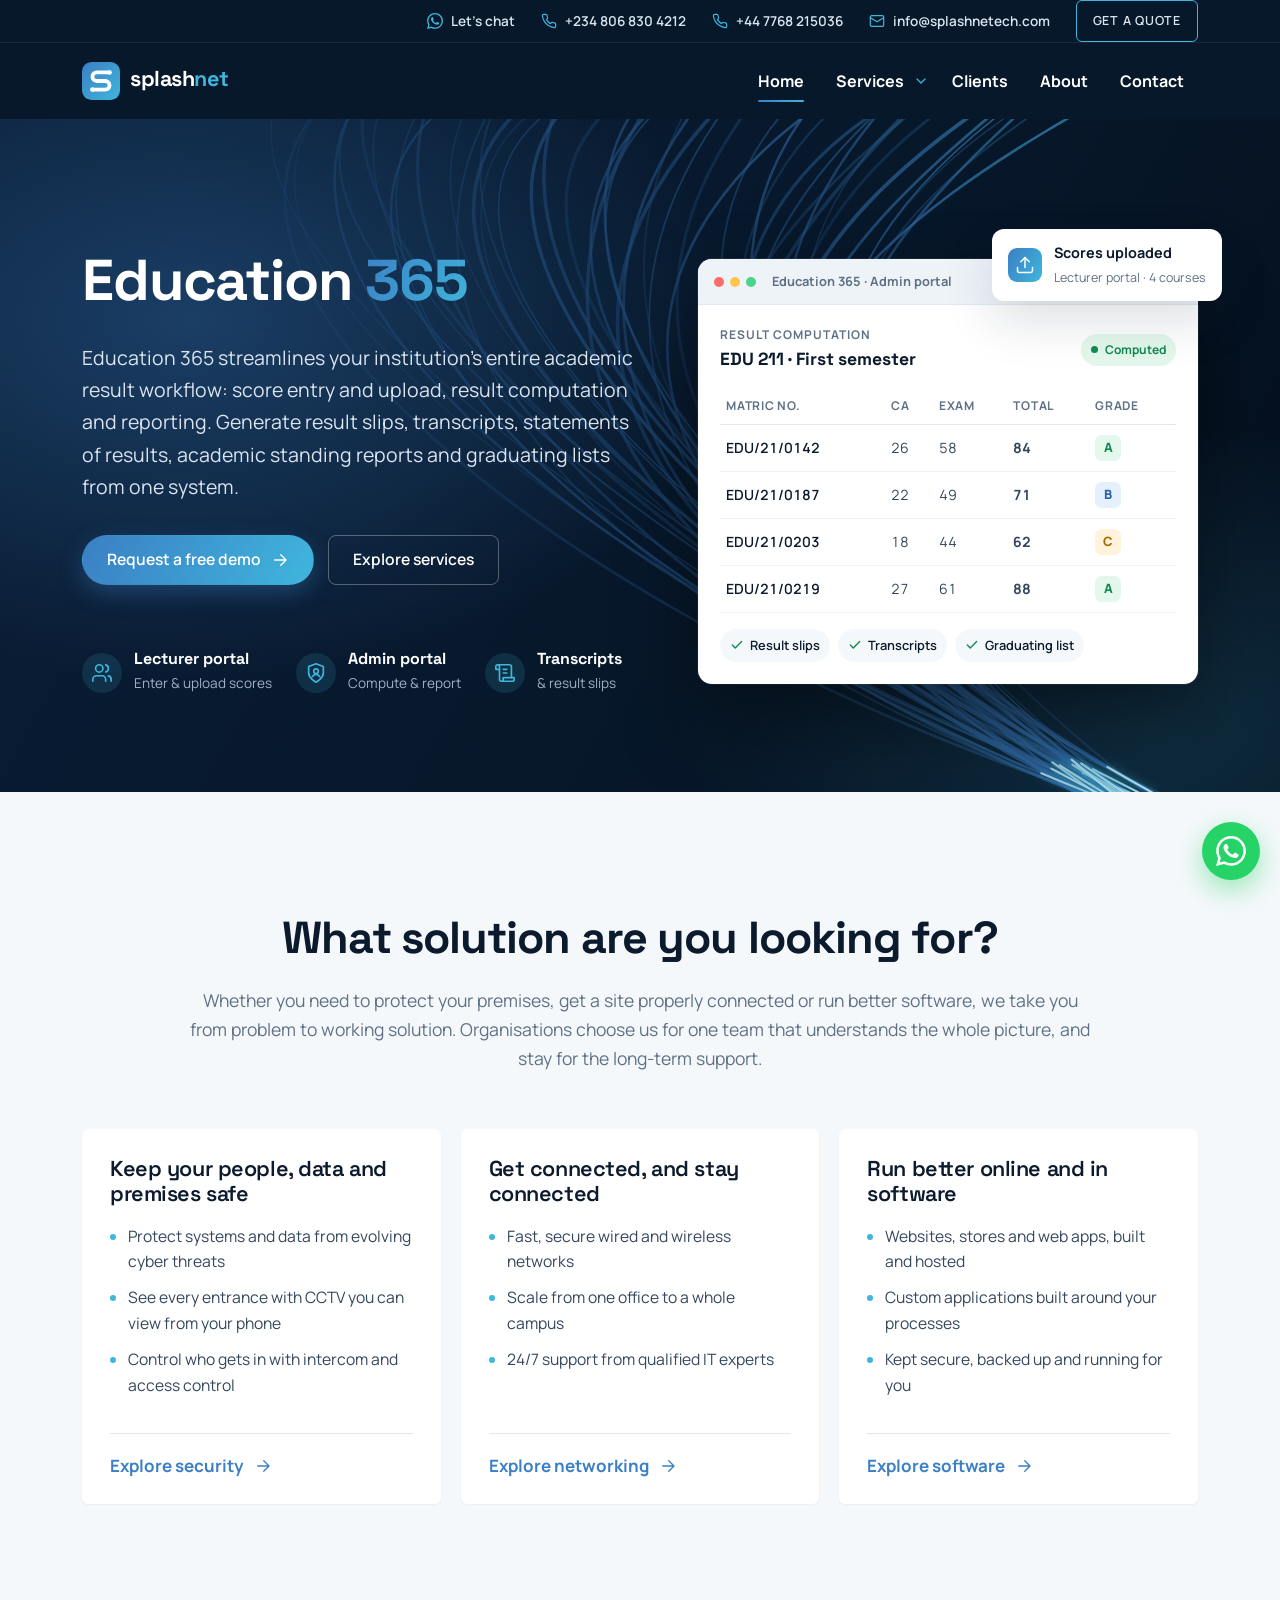
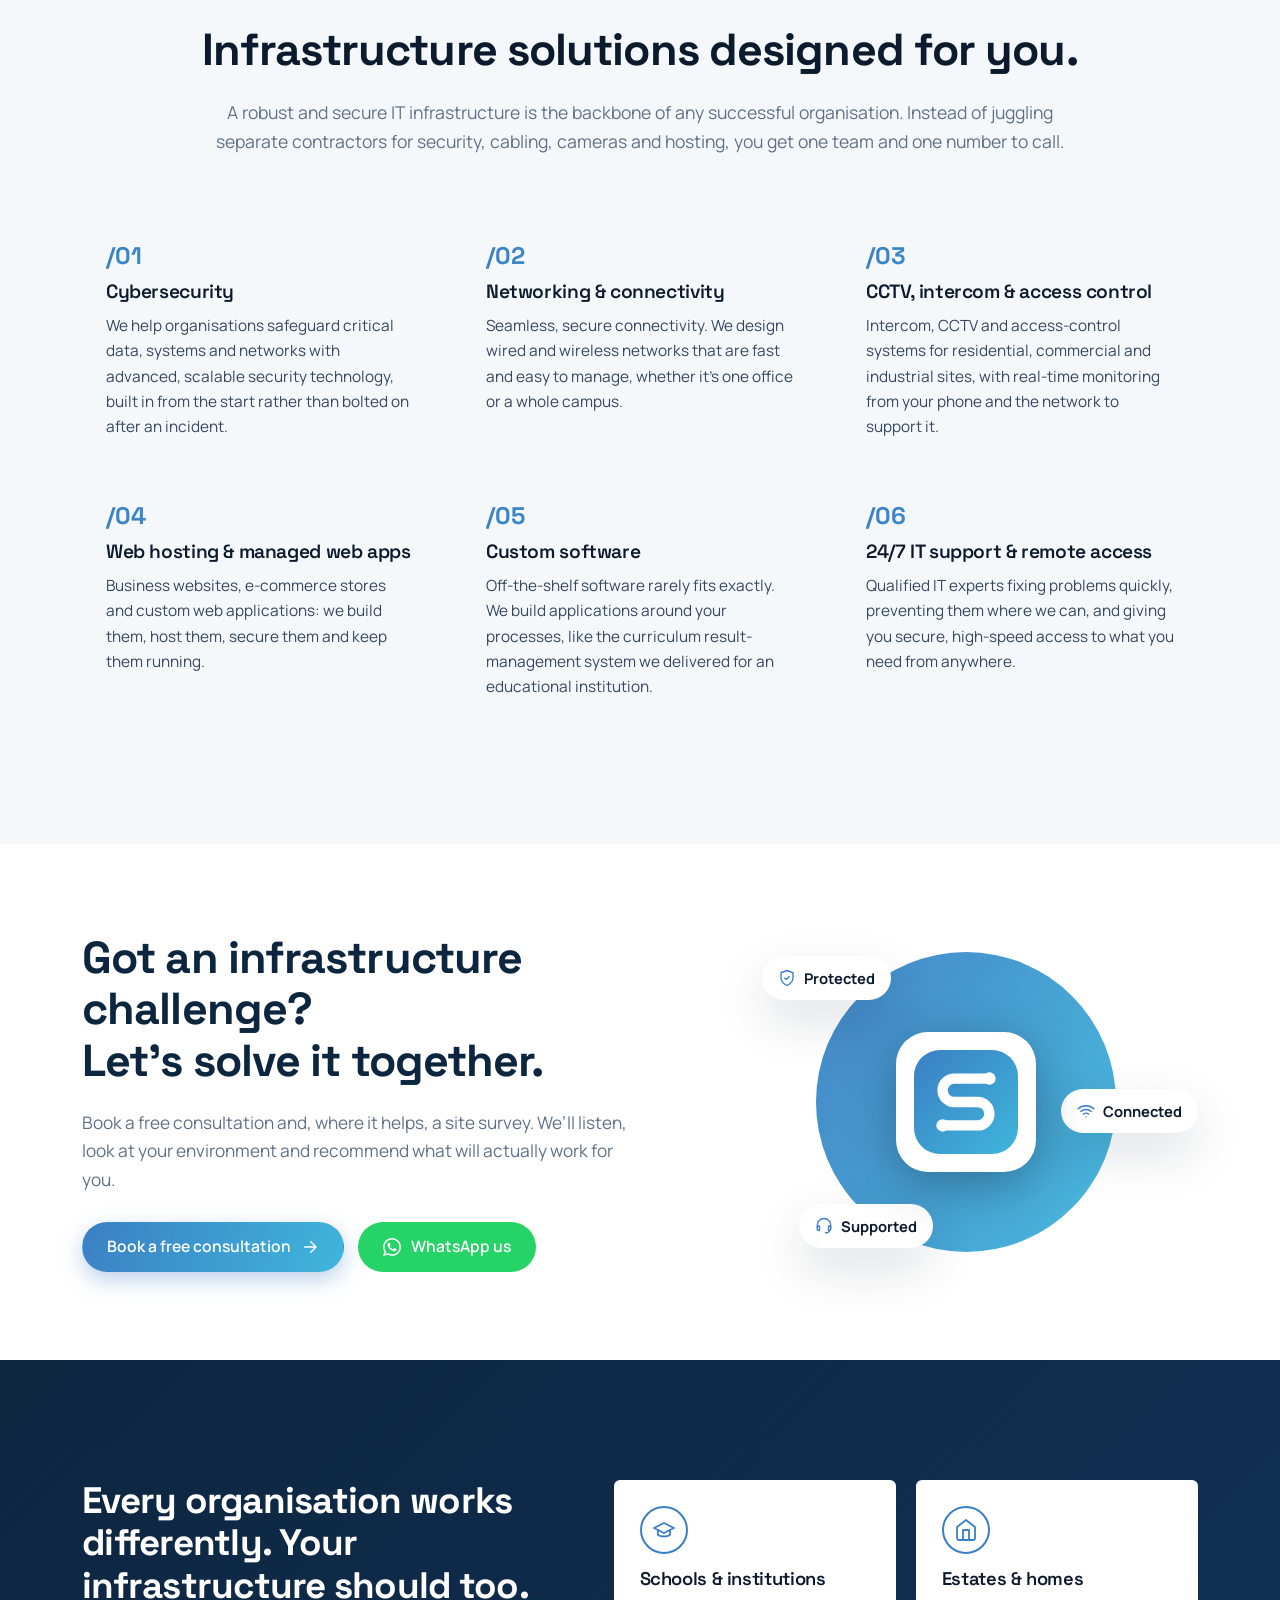
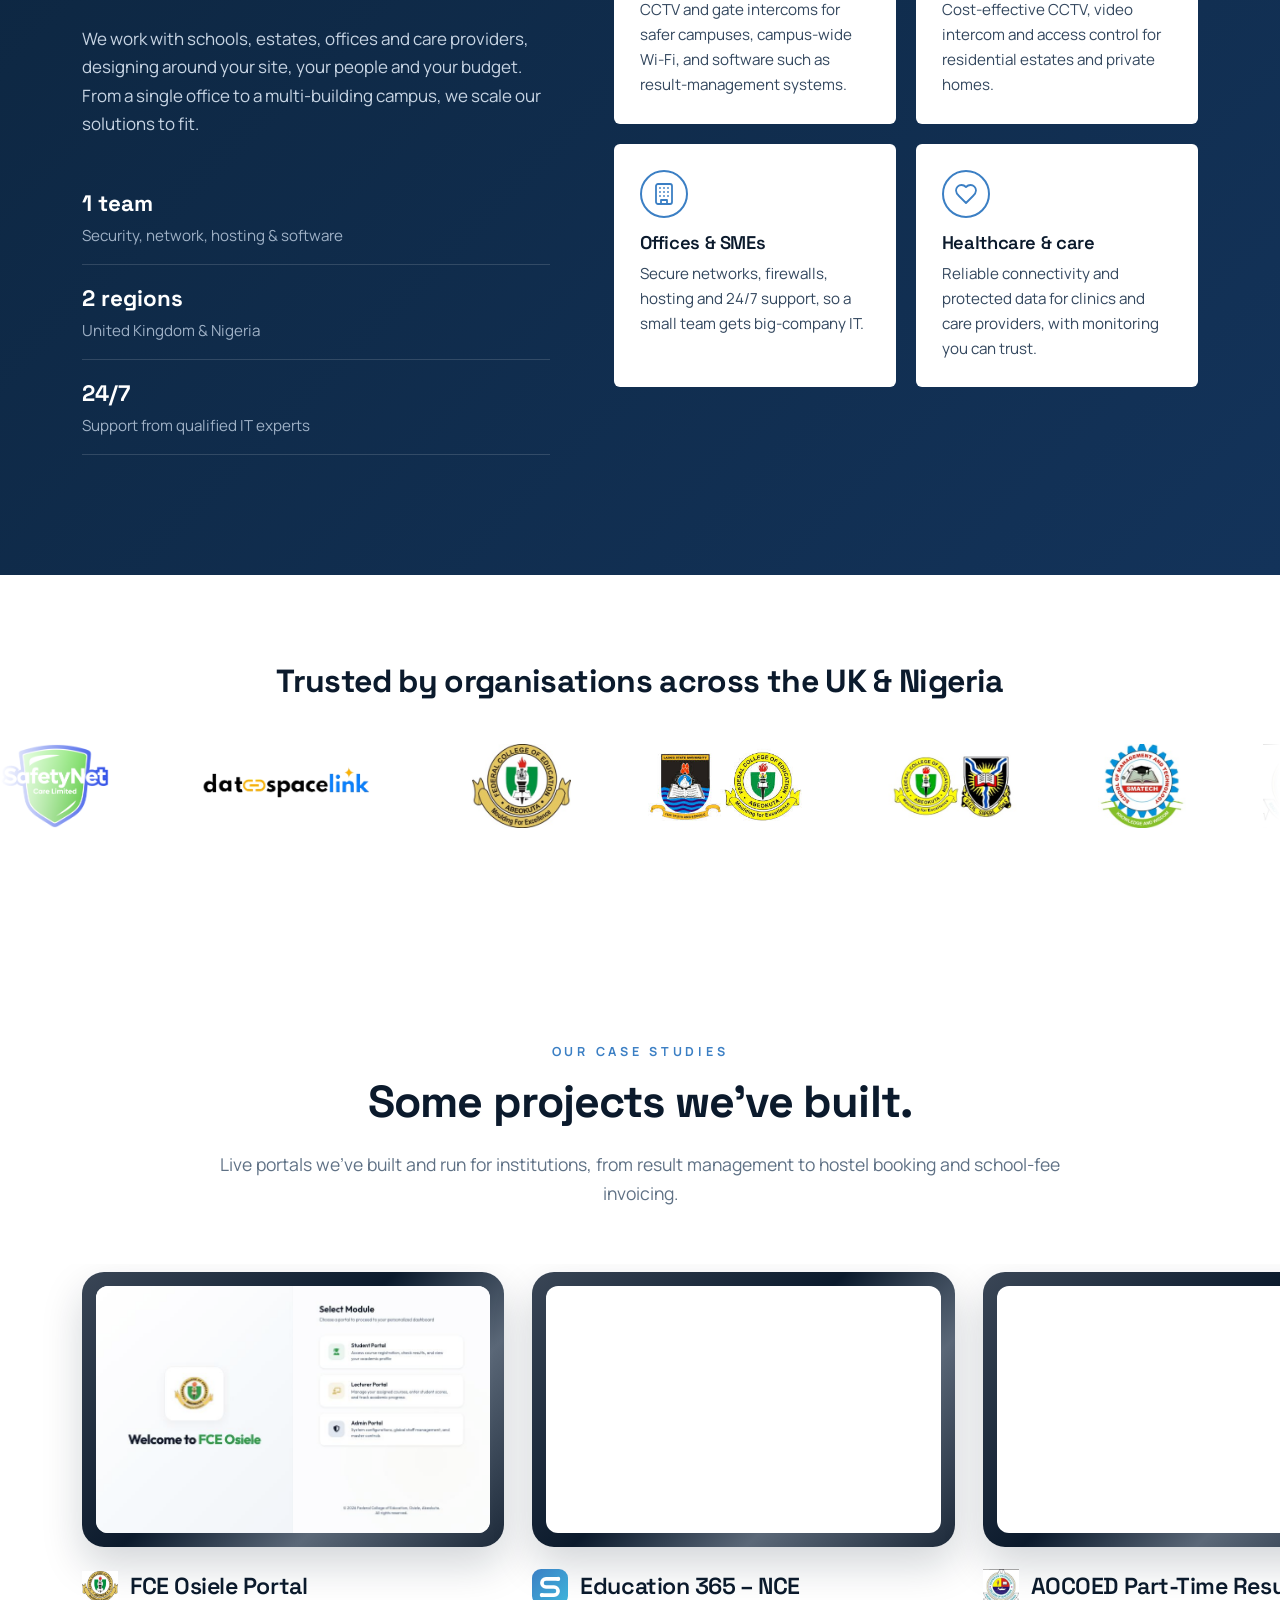
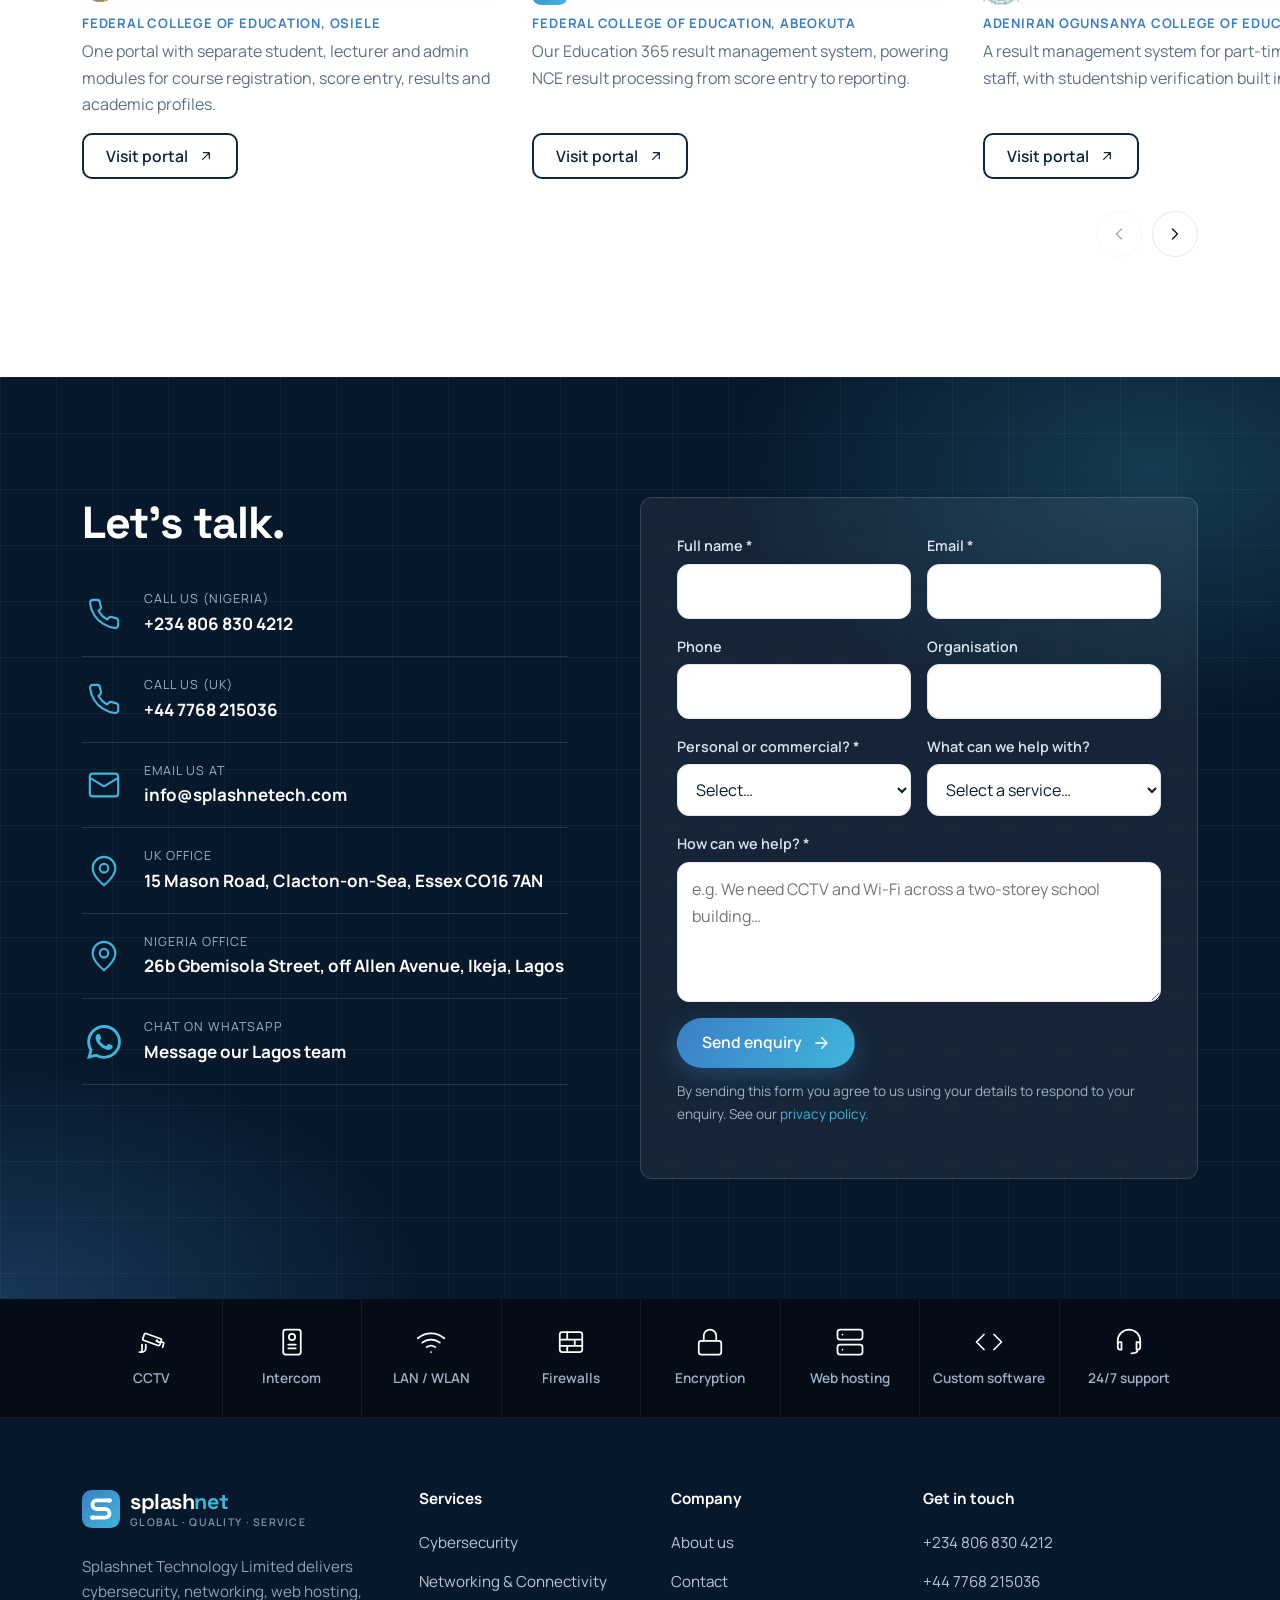
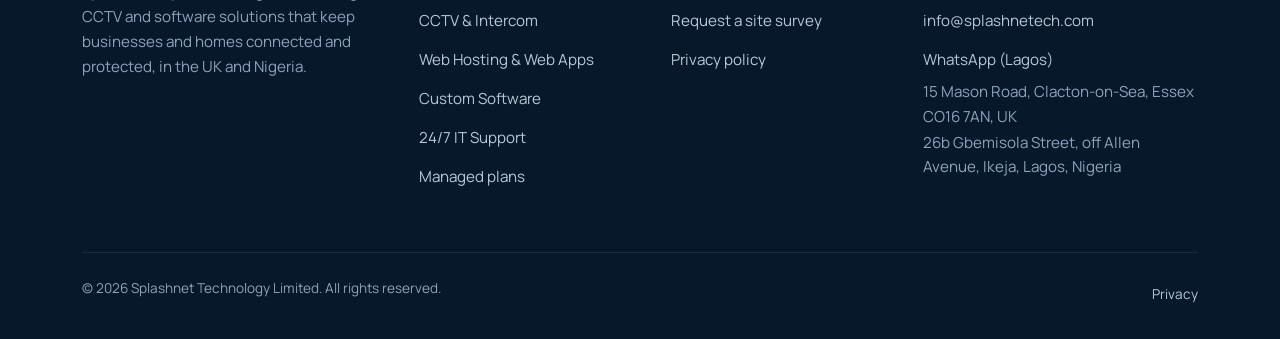
<file: index.html>
<!doctype html>
<html lang="en-GB" class="no-js">
<head>
<meta charset="utf-8">
<meta name="viewport" content="width=device-width, initial-scale=1">
<title>Splashnet Technology | Cybersecurity, IT Infrastructure, Web Hosting & CCTV — UK & Nigeria</title>
<meta name="description" content="We get you connected with the best infrastructure. Splashnet Technology delivers cybersecurity, networking, web hosting, CCTV & intercom, custom software and 24/7 IT support for businesses and homes in the UK and Nigeria.">
<meta name="theme-color" content="#07182b">
<link rel="icon" href="assets/img/favicon.svg" type="image/svg+xml">
<meta property="og:type" content="website">
<meta property="og:site_name" content="Splashnet Technology">
<meta property="og:title" content="Splashnet Technology | Cybersecurity, IT Infrastructure, Web Hosting & CCTV — UK & Nigeria">
<meta property="og:description" content="We get you connected with the best infrastructure. Splashnet Technology delivers cybersecurity, networking, web hosting, CCTV & intercom, custom software and 24/7 IT support for businesses and homes in the UK and Nigeria.">
<link rel="preconnect" href="https://fonts.googleapis.com">
<link rel="preconnect" href="https://fonts.gstatic.com" crossorigin>
<link href="https://fonts.googleapis.com/css2?family=Manrope:wght@400;500;600;700;800&family=Space+Grotesk:wght@500;600;700&display=swap" rel="stylesheet">
<link rel="stylesheet" href="assets/css/styles.css?v=9cc8fca6">
</head>
<body>
<a class="skip-link" href="#main">Skip to content</a>
<header class="site-header">
  <div class="topbar">
    <div class="container topbar__inner">
      <a href="https://wa.me/2348068304212?text=Hello%20Splashnet%2C%20I%27d%20like%20to%20discuss%20a%20project." target="_blank" rel="noopener"><svg viewBox="0 0 24 24" fill="currentColor" aria-hidden="true"><path d="M17.47 14.38c-.3-.15-1.76-.87-2.03-.97-.27-.1-.47-.15-.67.15-.2.3-.77.97-.94 1.17-.17.2-.35.22-.64.07-.3-.15-1.26-.46-2.4-1.48-.89-.79-1.49-1.77-1.66-2.07-.17-.3-.02-.46.13-.61.13-.13.3-.35.45-.52.15-.17.2-.3.3-.5.1-.2.05-.37-.02-.52-.08-.15-.67-1.62-.92-2.22-.24-.58-.49-.5-.67-.51h-.57c-.2 0-.52.07-.8.37-.27.3-1.04 1.02-1.04 2.48s1.07 2.88 1.21 3.08c.15.2 2.1 3.2 5.08 4.49.71.31 1.26.49 1.7.63.71.22 1.36.19 1.87.12.57-.09 1.76-.72 2.01-1.41.25-.7.25-1.29.17-1.41-.07-.13-.27-.2-.57-.35zM12.05 21.8h-.01a9.87 9.87 0 0 1-5.03-1.38l-.36-.21-3.74.98 1-3.65-.24-.37a9.86 9.86 0 0 1-1.51-5.26c0-5.45 4.44-9.88 9.89-9.88a9.82 9.82 0 0 1 6.99 2.9 9.82 9.82 0 0 1 2.89 6.99c0 5.45-4.44 9.88-9.88 9.88zm8.41-18.3A11.81 11.81 0 0 0 12.05 0C5.5 0 .16 5.34.16 11.89c0 2.1.55 4.14 1.59 5.95L.06 24l6.3-1.65a11.88 11.88 0 0 0 5.68 1.45h.01c6.55 0 11.89-5.34 11.89-11.89 0-3.18-1.24-6.16-3.48-8.41z"/></svg> Let's chat</a>
      <a class="topbar__hide-sm" href="tel:+2348068304212"><svg viewBox="0 0 24 24" fill="none" stroke="currentColor" stroke-width="1.8" stroke-linecap="round" stroke-linejoin="round" aria-hidden="true"><path d="M22 16.92v3a2 2 0 0 1-2.18 2 19.8 19.8 0 0 1-8.63-3.07 19.5 19.5 0 0 1-6-6A19.8 19.8 0 0 1 2.12 4.18 2 2 0 0 1 4.11 2h3a2 2 0 0 1 2 1.72c.13.96.36 1.9.7 2.81a2 2 0 0 1-.45 2.11L8.09 9.91a16 16 0 0 0 6 6l1.27-1.27a2 2 0 0 1 2.11-.45c.91.34 1.85.57 2.81.7A2 2 0 0 1 22 16.92z"/></svg> +234 806 830 4212</a>
      <a class="topbar__hide-sm" href="tel:+447768215036"><svg viewBox="0 0 24 24" fill="none" stroke="currentColor" stroke-width="1.8" stroke-linecap="round" stroke-linejoin="round" aria-hidden="true"><path d="M22 16.92v3a2 2 0 0 1-2.18 2 19.8 19.8 0 0 1-8.63-3.07 19.5 19.5 0 0 1-6-6A19.8 19.8 0 0 1 2.12 4.18 2 2 0 0 1 4.11 2h3a2 2 0 0 1 2 1.72c.13.96.36 1.9.7 2.81a2 2 0 0 1-.45 2.11L8.09 9.91a16 16 0 0 0 6 6l1.27-1.27a2 2 0 0 1 2.11-.45c.91.34 1.85.57 2.81.7A2 2 0 0 1 22 16.92z"/></svg> +44 7768 215036</a>
      <a class="topbar__hide-sm" href="mailto:info@splashnetech.com"><svg viewBox="0 0 24 24" fill="none" stroke="currentColor" stroke-width="1.8" stroke-linecap="round" stroke-linejoin="round" aria-hidden="true"><rect x="2" y="4" width="20" height="16" rx="2"/><path d="m22 7-10 6L2 7"/></svg> info@splashnetech.com</a>
      <a class="topbar__cta" href="contact.html">Get a quote</a>
    </div>
  </div>
  <div class="container nav">
    <a class="logo" href="index.html" aria-label="Splashnet Technology — home"><img class="logo__mark" src="assets/img/logo-mark.svg" alt="" width="38" height="38"><span class="logo__text"><span class="logo__name">splash<span>net</span></span><span class="logo__tag"></span></span></a>
    <button class="nav__toggle" aria-label="Open menu" aria-expanded="false" aria-controls="nav-menu"><span></span></button>
    <nav class="nav__menu" id="nav-menu" aria-label="Main">
      <ul class="nav__links">
        <li><a href="index.html" aria-current="page">Home</a></li>
        <li class="has-mega"><a href="services.html">Services</a><button class="mega__toggle" aria-expanded="false" aria-controls="mega-services" aria-label="Show services"><svg viewBox="0 0 24 24" fill="none" stroke="currentColor" stroke-width="1.8" stroke-linecap="round" stroke-linejoin="round" aria-hidden="true"><path d="m6 9 6 6 6-6"/></svg></button>
          <div class="mega" id="mega-services"><div class="container mega__grid"><div class="mega__col"><p class="mega__title">Security</p><ul><li><a href="services.html#cybersecurity"><span class="mega__icon"><svg viewBox="0 0 24 24" fill="none" stroke="currentColor" stroke-width="1.8" stroke-linecap="round" stroke-linejoin="round" aria-hidden="true"><path d="M12 22s8-4 8-10V5l-8-3-8 3v7c0 6 8 10 8 10z"/><path d="m9 12 2 2 4-4"/></svg></span><span><strong>Cybersecurity</strong><small>Firewalls, endpoints &amp; encryption</small></span></a></li><li><a href="services.html#cctv"><span class="mega__icon"><svg viewBox="0 0 24 24" fill="none" stroke="currentColor" stroke-width="1.8" stroke-linecap="round" stroke-linejoin="round" aria-hidden="true"><path d="M16.75 12h3.63a1 1 0 0 1 .96 1.28l-.84 2.9"/><path d="M2 20h2a3 3 0 0 0 3-3v-3"/><path d="M4 14v6"/><path d="m7.2 5.2 11.7 4.2a1 1 0 0 1 .6 1.3l-1.3 3.5a1 1 0 0 1-1.3.6L5.2 10.6A1 1 0 0 1 4.6 9.3l1.3-3.5a1 1 0 0 1 1.3-.6z"/><circle cx="16" cy="11" r=".5"/></svg></span><span><strong>CCTV, Intercom &amp; Access</strong><small>Cameras, entry &amp; remote viewing</small></span></a></li></ul></div><div class="mega__col"><p class="mega__title">Infrastructure</p><ul><li><a href="services.html#networking"><span class="mega__icon"><svg viewBox="0 0 24 24" fill="none" stroke="currentColor" stroke-width="1.8" stroke-linecap="round" stroke-linejoin="round" aria-hidden="true"><path d="M5 12.55a11 11 0 0 1 14.08 0"/><path d="M1.42 9a16 16 0 0 1 21.16 0"/><path d="M8.53 16.11a6 6 0 0 1 6.95 0"/><path d="M12 20h.01"/></svg></span><span><strong>Networking &amp; Connectivity</strong><small>Wired &amp; wireless networks</small></span></a></li><li><a href="services.html#support"><span class="mega__icon"><svg viewBox="0 0 24 24" fill="none" stroke="currentColor" stroke-width="1.8" stroke-linecap="round" stroke-linejoin="round" aria-hidden="true"><path d="M3 14v-3a9 9 0 0 1 18 0v3"/><path d="M21 16a2 2 0 0 1-2 2h-1v-6h1a2 2 0 0 1 2 2z"/><path d="M3 16a2 2 0 0 0 2 2h1v-6H5a2 2 0 0 0-2 2z"/><path d="M19 18c0 2-2 3-5 3"/></svg></span><span><strong>24/7 IT Support</strong><small>Helpdesk &amp; secure remote access</small></span></a></li></ul></div><div class="mega__col"><p class="mega__title">Web &amp; software</p><ul><li><a href="services.html#web"><span class="mega__icon"><svg viewBox="0 0 24 24" fill="none" stroke="currentColor" stroke-width="1.8" stroke-linecap="round" stroke-linejoin="round" aria-hidden="true"><rect x="2" y="3" width="20" height="14" rx="2"/><path d="M8 21h8"/><path d="M12 17v4"/><path d="m7 8 2 2-2 2"/><path d="M12 12h4"/></svg></span><span><strong>Web Hosting &amp; Web Apps</strong><small>Built, hosted &amp; kept running</small></span></a></li><li><a href="services.html#software"><span class="mega__icon"><svg viewBox="0 0 24 24" fill="none" stroke="currentColor" stroke-width="1.8" stroke-linecap="round" stroke-linejoin="round" aria-hidden="true"><path d="m16 18 6-6-6-6"/><path d="m8 6-6 6 6 6"/></svg></span><span><strong>Custom Software</strong><small>Applications built around you</small></span></a></li><li><a href="services.html#plans"><span class="mega__icon"><svg viewBox="0 0 24 24" fill="none" stroke="currentColor" stroke-width="1.8" stroke-linecap="round" stroke-linejoin="round" aria-hidden="true"><rect x="3" y="4" width="18" height="18" rx="2"/><path d="M16 2v4M8 2v4M3 10h18"/></svg></span><span><strong>Managed plans</strong><small>Ongoing protection, monthly</small></span></a></li></ul></div></div></div>
        </li>
        <li><a href="index.html#clients">Clients</a></li>
        <li><a href="about.html">About</a></li>
        <li><a href="contact.html">Contact</a></li>
        <li class="nav__cta"><a class="btn btn--primary" href="contact.html">Get a quote</a></li>
      </ul>
    </nav>
  </div>
</header>
<main id="main">
<section class="hero hero--product">
  <svg class="hero__fibres" viewBox="0 0 1440 760" preserveAspectRatio="xMidYMid slice" aria-hidden="true">
      <defs>
        <linearGradient id="fg" x1="0" y1="1" x2="1" y2="0"><stop offset="0" stop-color="#1b3d6b"/><stop offset=".55" stop-color="#3b7fc4"/><stop offset="1" stop-color="#3fb6dc"/></linearGradient>
        <linearGradient id="fade" x1="0" x2="1"><stop offset="0" stop-color="#fff" stop-opacity="0"/><stop offset=".45" stop-color="#fff" stop-opacity=".5"/><stop offset="1" stop-color="#fff"/></linearGradient>
        <mask id="fm"><rect width="1440" height="760" fill="url(#fade)"/></mask>
      </defs>
      <g mask="url(#fm)" fill="none" stroke-linecap="round"><g stroke="url(#fg)"><path d="M1242 760 C804 560 105 104 359 -79" stroke-width="1.6" opacity="0.5"/><path d="M1214 760 C770 556 124 159 396 -44" stroke-width="1.7" opacity="0.36"/><path d="M1273 760 C750 551 263 66 447 -75" stroke-width="3.8" opacity="0.39"/><path d="M1224 760 C592 547 106 130 417 -59" stroke-width="3.2" opacity="0.44"/><path d="M1265 760 C791 542 203 111 434 -44" stroke-width="2.3" opacity="0.54"/><path d="M1255 760 C654 538 167 129 468 -88" stroke-width="2.9" opacity="0.69"/><path d="M1283 760 C832 533 214 151 487 -99" stroke-width="1.8" opacity="0.49"/><path d="M1214 760 C645 529 330 98 530 -86" stroke-width="3.3" opacity="0.55"/><path d="M1268 760 C602 524 273 140 537 -90" stroke-width="1.6" opacity="0.6"/><path d="M1275 760 C781 520 311 140 590 -89" stroke-width="1.5" opacity="0.48"/><path d="M1227 760 C607 516 238 90 557 -44" stroke-width="2.5" opacity="0.69"/><path d="M1218 760 C568 511 388 164 597 -73" stroke-width="2.2" opacity="0.46"/><path d="M1246 760 C787 507 331 88 643 -97" stroke-width="2.1" opacity="0.49"/><path d="M1269 760 C740 502 345 128 626 -40" stroke-width="4.1" opacity="0.6"/><path d="M1262 760 C828 498 471 154 667 -81" stroke-width="3.8" opacity="0.65"/><path d="M1249 760 C664 493 344 68 674 -46" stroke-width="2.0" opacity="0.33"/><path d="M1244 760 C785 489 349 104 673 -40" stroke-width="1.5" opacity="0.69"/><path d="M1271 760 C761 484 417 75 699 -55" stroke-width="3.8" opacity="0.75"/><path d="M1257 760 C810 480 454 92 739 -45" stroke-width="3.7" opacity="0.33"/><path d="M1212 760 C754 476 534 63 787 -72" stroke-width="2.9" opacity="0.74"/><path d="M1296 760 C781 471 478 153 792 -56" stroke-width="2.9" opacity="0.64"/><path d="M1243 760 C567 467 580 157 783 -89" stroke-width="3.7" opacity="0.62"/><path d="M1233 760 C805 462 486 94 821 -61" stroke-width="2.1" opacity="0.6"/><path d="M1306 760 C629 458 650 104 837 -96" stroke-width="2.0" opacity="0.36"/><path d="M1230 760 C576 453 637 118 842 -77" stroke-width="3.2" opacity="0.65"/><path d="M1218 760 C595 449 670 117 890 -95" stroke-width="1.9" opacity="0.64"/><path d="M1243 760 C720 444 642 174 918 -98" stroke-width="3.4" opacity="0.34"/><path d="M1223 760 C593 440 582 159 899 -94" stroke-width="4.1" opacity="0.58"/><path d="M1245 760 C821 436 758 138 943 -48" stroke-width="2.9" opacity="0.72"/><path d="M1253 760 C779 431 683 95 982 -90" stroke-width="2.1" opacity="0.54"/><path d="M1236 760 C579 427 692 115 975 -48" stroke-width="3.0" opacity="0.7"/><path d="M1252 760 C694 422 769 62 1025 -70" stroke-width="2.6" opacity="0.34"/><path d="M1210 760 C667 418 814 127 1038 -50" stroke-width="2.3" opacity="0.51"/><path d="M1266 760 C700 413 757 93 1057 -46" stroke-width="3.6" opacity="0.5"/><path d="M1266 760 C731 409 834 121 1076 -95" stroke-width="2.8" opacity="0.6"/><path d="M1255 760 C590 404 854 165 1082 -69" stroke-width="4.0" opacity="0.38"/><path d="M1266 760 C810 400 806 113 1127 -90" stroke-width="1.6" opacity="0.37"/><path d="M1217 760 C564 396 815 146 1130 -87" stroke-width="3.2" opacity="0.32"/><path d="M1298 760 C631 391 892 118 1168 -53" stroke-width="4.2" opacity="0.67"/><path d="M1226 760 C718 387 847 98 1156 -71" stroke-width="3.4" opacity="0.26"/><path d="M1265 760 C759 382 936 121 1176 -41" stroke-width="1.6" opacity="0.74"/><path d="M1289 760 C800 378 895 153 1228 -46" stroke-width="2.2" opacity="0.31"/><path d="M1252 760 C765 373 929 170 1245 -89" stroke-width="3.0" opacity="0.6"/><path d="M1219 760 C688 369 885 173 1213 -81" stroke-width="3.2" opacity="0.65"/><path d="M1218 760 C574 364 1014 101 1281 -44" stroke-width="2.9" opacity="0.71"/><path d="M1237 760 C755 360 935 79 1258 -72" stroke-width="1.5" opacity="0.35"/></g><g class="pulses"><path class="pulse" style="--d:1.9s;--t:5.2s" d="M1273 760 C750 551 263 66 447 -75"/><path class="pulse" style="--d:4.6s;--t:5.2s" d="M1283 760 C832 533 214 151 487 -99"/><path class="pulse" style="--d:3.0s;--t:4.7s" d="M1227 760 C607 516 238 90 557 -44"/><path class="pulse" style="--d:2.1s;--t:4.1s" d="M1262 760 C828 498 471 154 667 -81"/><path class="pulse" style="--d:1.5s;--t:4.1s" d="M1257 760 C810 480 454 92 739 -45"/><path class="pulse" style="--d:4.4s;--t:6.2s" d="M1233 760 C805 462 486 94 821 -61"/><path class="pulse" style="--d:1.1s;--t:5.9s" d="M1243 760 C720 444 642 174 918 -98"/><path class="pulse" style="--d:5.6s;--t:4.4s" d="M1236 760 C579 427 692 115 975 -48"/><path class="pulse" style="--d:4.9s;--t:5.7s" d="M1266 760 C731 409 834 121 1076 -95"/><path class="pulse" style="--d:3.0s;--t:7.3s" d="M1298 760 C631 391 892 118 1168 -53"/><path class="pulse" style="--d:2.4s;--t:6.0s" d="M1252 760 C765 373 929 170 1245 -89"/></g></g>
    </svg>
  <div class="container hero__grid">
    <div class="hero__copy">
      <!-- <span class="eyebrow">Education 365 · Result management software</span> -->
      <h1>Education <span class="grad"> 365</span></h1>
      <p class="hero__lead">Education 365 streamlines your institution’s entire academic result workflow: score entry and upload, result computation and reporting. Generate result slips, transcripts, statements of results, academic standing reports and graduating lists from one system.</p>
      <div class="hero__actions">
        <a class="btn btn--primary" href="#contact">Request a free demo <svg viewBox="0 0 24 24" fill="none" stroke="currentColor" stroke-width="1.8" stroke-linecap="round" stroke-linejoin="round" aria-hidden="true"><path d="M5 12h14M13 5l7 7-7 7"/></svg></a>
        <a class="btn btn--ghost" href="services.html">Explore services</a>
      </div>
      <ul class="hero__badges">
        <li><span class="hero__badge-icon"><svg viewBox="0 0 24 24" fill="none" stroke="currentColor" stroke-width="1.8" stroke-linecap="round" stroke-linejoin="round" aria-hidden="true"><path d="M16 21v-2a4 4 0 0 0-4-4H6a4 4 0 0 0-4 4v2"/><circle cx="9" cy="7" r="4"/><path d="M22 21v-2a4 4 0 0 0-3-3.87M16 3.13a4 4 0 0 1 0 7.75"/></svg></span><span><strong>Lecturer portal</strong><small>Enter &amp; upload scores</small></span></li>
        <li><span class="hero__badge-icon"><svg viewBox="0 0 24 24" fill="none" stroke="currentColor" stroke-width="1.8" stroke-linecap="round" stroke-linejoin="round" aria-hidden="true"><path d="M12 22s8-4 8-10V5l-8-3-8 3v7c0 6 8 10 8 10z"/><circle cx="12" cy="10" r="2.5"/><path d="M8 16c.8-1.6 2.3-2.5 4-2.5s3.2.9 4 2.5"/></svg></span><span><strong>Admin portal</strong><small>Compute &amp; report</small></span></li>
        <li><span class="hero__badge-icon"><svg viewBox="0 0 24 24" fill="none" stroke="currentColor" stroke-width="1.8" stroke-linecap="round" stroke-linejoin="round" aria-hidden="true"><path d="M8 21h12a2 2 0 0 0 2-2v-2H10v2a2 2 0 1 1-4 0V5a2 2 0 1 0-4 0v3h4"/><path d="M19 17V5a2 2 0 0 0-2-2H4"/><path d="M14 8h-4M14 12h-4"/></svg></span><span><strong>Transcripts</strong><small>&amp; result slips</small></span></li>
      </ul>
    </div>
    <div class="e365-mock" aria-hidden="true">
      <div class="e365-mock__bar"><span></span><span></span><span></span><b>Education 365 · Admin portal</b></div>
      <div class="e365-mock__body">
        <div class="e365-mock__head">
          <div><small>Result computation</small><strong>EDU 211 · First semester</strong></div>
          <span class="status-pill">Computed</span>
        </div>
        <table class="e365-mock__table">
          <thead><tr><th>Matric no.</th><th>CA</th><th>Exam</th><th>Total</th><th>Grade</th></tr></thead>
          <tbody><tr><td>EDU/21/0142</td><td>26</td><td>58</td><td><strong>84</strong></td><td><span class="grade grade--A">A</span></td></tr><tr><td>EDU/21/0187</td><td>22</td><td>49</td><td><strong>71</strong></td><td><span class="grade grade--B">B</span></td></tr><tr><td>EDU/21/0203</td><td>18</td><td>44</td><td><strong>62</strong></td><td><span class="grade grade--C">C</span></td></tr><tr><td>EDU/21/0219</td><td>27</td><td>61</td><td><strong>88</strong></td><td><span class="grade grade--A">A</span></td></tr></tbody>
        </table>
        <div class="e365-mock__outputs">
          <span><svg viewBox="0 0 24 24" fill="none" stroke="currentColor" stroke-width="1.8" stroke-linecap="round" stroke-linejoin="round" aria-hidden="true"><path d="M20 6 9 17l-5-5"/></svg> Result slips</span><span><svg viewBox="0 0 24 24" fill="none" stroke="currentColor" stroke-width="1.8" stroke-linecap="round" stroke-linejoin="round" aria-hidden="true"><path d="M20 6 9 17l-5-5"/></svg> Transcripts</span><span><svg viewBox="0 0 24 24" fill="none" stroke="currentColor" stroke-width="1.8" stroke-linecap="round" stroke-linejoin="round" aria-hidden="true"><path d="M20 6 9 17l-5-5"/></svg> Graduating list</span>
        </div>
      </div>
      <div class="e365-mock__float"><svg viewBox="0 0 24 24" fill="none" stroke="currentColor" stroke-width="1.8" stroke-linecap="round" stroke-linejoin="round" aria-hidden="true"><path d="M21 15v4a2 2 0 0 1-2 2H5a2 2 0 0 1-2-2v-4"/><path d="m17 8-5-5-5 5"/><path d="M12 3v12"/></svg><span><strong>Scores uploaded</strong><small>Lecturer portal · 4 courses</small></span></div>
    </div>
  </div>
</section>

<section class="section section--tint">
  <div class="container">
    <div class="section-head section-head--center reveal">
      <h2>What solution are you looking for?</h2>
      <p>Whether you need to protect your premises, get a site properly connected or run better software, we take you from problem to working solution. Organisations choose us for one team that understands the whole picture, and stay for the long-term support.</p>
    </div>
    <div class="solutions">
      <article class="solution reveal">
        <h3>Keep your people, data and premises safe</h3>
        <ul><li>Protect systems and data from evolving cyber threats</li><li>See every entrance with CCTV you can view from your phone</li><li>Control who gets in with intercom and access control</li></ul>
        <a class="solution__link" href="services.html#cybersecurity">Explore security <svg viewBox="0 0 24 24" fill="none" stroke="currentColor" stroke-width="1.8" stroke-linecap="round" stroke-linejoin="round" aria-hidden="true"><path d="M5 12h14M13 5l7 7-7 7"/></svg></a>
      </article>
      <article class="solution reveal">
        <h3>Get connected, and stay connected</h3>
        <ul><li>Fast, secure wired and wireless networks</li><li>Scale from one office to a whole campus</li><li>24/7 support from qualified IT experts</li></ul>
        <a class="solution__link" href="services.html#networking">Explore networking <svg viewBox="0 0 24 24" fill="none" stroke="currentColor" stroke-width="1.8" stroke-linecap="round" stroke-linejoin="round" aria-hidden="true"><path d="M5 12h14M13 5l7 7-7 7"/></svg></a>
      </article>
      <article class="solution reveal">
        <h3>Run better online and in software</h3>
        <ul><li>Websites, stores and web apps, built and hosted</li><li>Custom applications built around your processes</li><li>Kept secure, backed up and running for you</li></ul>
        <a class="solution__link" href="services.html#software">Explore software <svg viewBox="0 0 24 24" fill="none" stroke="currentColor" stroke-width="1.8" stroke-linecap="round" stroke-linejoin="round" aria-hidden="true"><path d="M5 12h14M13 5l7 7-7 7"/></svg></a>
      </article>
    </div>
  </div>
</section>

<section class="section section--tint" id="services" style="padding-top:0">
  <div class="container">
    <div class="section-head section-head--center reveal">
      <h2>Infrastructure solutions designed for you.</h2>
      <p>A robust and secure IT infrastructure is the backbone of any successful organisation. Instead of juggling separate contractors for security, cabling, cameras and hosting, you get one team and one number to call.</p>
    </div>
    <div class="numbered-grid">
      <a class="numbered reveal" href="services.html#cybersecurity"><span class="numbered__n">/01</span><h3>Cybersecurity</h3><p>We help organisations safeguard critical data, systems and networks with advanced, scalable security technology, built in from the start rather than bolted on after an incident.</p></a>
      <a class="numbered reveal" href="services.html#networking"><span class="numbered__n">/02</span><h3>Networking &amp; connectivity</h3><p>Seamless, secure connectivity. We design wired and wireless networks that are fast and easy to manage, whether it’s one office or a whole campus.</p></a>
      <a class="numbered reveal" href="services.html#cctv"><span class="numbered__n">/03</span><h3>CCTV, intercom &amp; access control</h3><p>Intercom, CCTV and access-control systems for residential, commercial and industrial sites, with real-time monitoring from your phone and the network to support it.</p></a>
      <a class="numbered reveal" href="services.html#web"><span class="numbered__n">/04</span><h3>Web hosting &amp; managed web apps</h3><p>Business websites, e-commerce stores and custom web applications: we build them, host them, secure them and keep them running.</p></a>
      <a class="numbered reveal" href="services.html#software"><span class="numbered__n">/05</span><h3>Custom software</h3><p>Off-the-shelf software rarely fits exactly. We build applications around your processes, like the curriculum result-management system we delivered for an educational institution.</p></a>
      <a class="numbered reveal" href="services.html#support"><span class="numbered__n">/06</span><h3>24/7 IT support &amp; remote access</h3><p>Qualified IT experts fixing problems quickly, preventing them where we can, and giving you secure, high-speed access to what you need from anywhere.</p></a>
    </div>
  </div>
</section>

<section class="section discovery">
  <div class="container discovery__inner">
    <div class="reveal">
      <h2>Got an infrastructure challenge?<br>Let’s solve it together.</h2>
      <p>Book a free consultation and, where it helps, a site survey. We’ll listen, look at your environment and recommend what will actually work for you.</p>
      <div class="hero__actions"><a class="btn btn--primary" href="#contact">Book a free consultation <svg viewBox="0 0 24 24" fill="none" stroke="currentColor" stroke-width="1.8" stroke-linecap="round" stroke-linejoin="round" aria-hidden="true"><path d="M5 12h14M13 5l7 7-7 7"/></svg></a><a class="btn btn--whatsapp" href="https://wa.me/2348068304212?text=Hello%20Splashnet%2C%20I%27d%20like%20to%20discuss%20a%20project." target="_blank" rel="noopener"><svg viewBox="0 0 24 24" fill="currentColor" aria-hidden="true"><path d="M17.47 14.38c-.3-.15-1.76-.87-2.03-.97-.27-.1-.47-.15-.67.15-.2.3-.77.97-.94 1.17-.17.2-.35.22-.64.07-.3-.15-1.26-.46-2.4-1.48-.89-.79-1.49-1.77-1.66-2.07-.17-.3-.02-.46.13-.61.13-.13.3-.35.45-.52.15-.17.2-.3.3-.5.1-.2.05-.37-.02-.52-.08-.15-.67-1.62-.92-2.22-.24-.58-.49-.5-.67-.51h-.57c-.2 0-.52.07-.8.37-.27.3-1.04 1.02-1.04 2.48s1.07 2.88 1.21 3.08c.15.2 2.1 3.2 5.08 4.49.71.31 1.26.49 1.7.63.71.22 1.36.19 1.87.12.57-.09 1.76-.72 2.01-1.41.25-.7.25-1.29.17-1.41-.07-.13-.27-.2-.57-.35zM12.05 21.8h-.01a9.87 9.87 0 0 1-5.03-1.38l-.36-.21-3.74.98 1-3.65-.24-.37a9.86 9.86 0 0 1-1.51-5.26c0-5.45 4.44-9.88 9.89-9.88a9.82 9.82 0 0 1 6.99 2.9 9.82 9.82 0 0 1 2.89 6.99c0 5.45-4.44 9.88-9.88 9.88zm8.41-18.3A11.81 11.81 0 0 0 12.05 0C5.5 0 .16 5.34.16 11.89c0 2.1.55 4.14 1.59 5.95L.06 24l6.3-1.65a11.88 11.88 0 0 0 5.68 1.45h.01c6.55 0 11.89-5.34 11.89-11.89 0-3.18-1.24-6.16-3.48-8.41z"/></svg> WhatsApp us</a></div>
    </div>
    <div class="discovery__art reveal" aria-hidden="true">
      <div class="discovery__circle"></div>
      <div class="discovery__chip discovery__chip--1"><svg viewBox="0 0 24 24" fill="none" stroke="currentColor" stroke-width="1.8" stroke-linecap="round" stroke-linejoin="round" aria-hidden="true"><path d="M12 22s8-4 8-10V5l-8-3-8 3v7c0 6 8 10 8 10z"/><path d="m9 12 2 2 4-4"/></svg> Protected</div>
      <div class="discovery__chip discovery__chip--2"><svg viewBox="0 0 24 24" fill="none" stroke="currentColor" stroke-width="1.8" stroke-linecap="round" stroke-linejoin="round" aria-hidden="true"><path d="M5 12.55a11 11 0 0 1 14.08 0"/><path d="M1.42 9a16 16 0 0 1 21.16 0"/><path d="M8.53 16.11a6 6 0 0 1 6.95 0"/><path d="M12 20h.01"/></svg> Connected</div>
      <div class="discovery__chip discovery__chip--3"><svg viewBox="0 0 24 24" fill="none" stroke="currentColor" stroke-width="1.8" stroke-linecap="round" stroke-linejoin="round" aria-hidden="true"><path d="M3 14v-3a9 9 0 0 1 18 0v3"/><path d="M21 16a2 2 0 0 1-2 2h-1v-6h1a2 2 0 0 1 2 2z"/><path d="M3 16a2 2 0 0 0 2 2h1v-6H5a2 2 0 0 0-2 2z"/><path d="M19 18c0 2-2 3-5 3"/></svg> Supported</div>
      <img src="assets/img/logo-mark.svg" alt="" width="140" height="140">
    </div>
  </div>
</section>

<section class="section section--indigo">
  <div class="container sectors">
    <div class="sectors__intro reveal">
      <h2>Every organisation works differently. Your infrastructure should too.</h2>
      <p>We work with schools, estates, offices and care providers, designing around your site, your people and your budget. From a single office to a multi-building campus, we scale our solutions to fit.</p>
      <dl class="facts">
        <div><dt>1 team</dt><dd>Security, network, hosting &amp; software</dd></div>
        <div><dt>2 regions</dt><dd>United Kingdom &amp; Nigeria</dd></div>
        <div><dt>24/7</dt><dd>Support from qualified IT experts</dd></div>
      </dl>
    </div>
    <div class="sectors__grid">
        <div class="sector reveal"><span class="sector__icon"><svg viewBox="0 0 24 24" fill="none" stroke="currentColor" stroke-width="1.8" stroke-linecap="round" stroke-linejoin="round" aria-hidden="true"><path d="M22 10 12 5 2 10l10 5 10-5z"/><path d="M6 12v5c3 2 9 2 12 0v-5"/></svg></span><h3>Schools &amp; institutions</h3><p>CCTV and gate intercoms for safer campuses, campus-wide Wi-Fi, and software such as result-management systems.</p></div>
        <div class="sector reveal"><span class="sector__icon"><svg viewBox="0 0 24 24" fill="none" stroke="currentColor" stroke-width="1.8" stroke-linecap="round" stroke-linejoin="round" aria-hidden="true"><path d="m3 9 9-7 9 7v11a2 2 0 0 1-2 2H5a2 2 0 0 1-2-2z"/><path d="M9 22V12h6v10"/></svg></span><h3>Estates &amp; homes</h3><p>Cost-effective CCTV, video intercom and access control for residential estates and private homes.</p></div>
        <div class="sector reveal"><span class="sector__icon"><svg viewBox="0 0 24 24" fill="none" stroke="currentColor" stroke-width="1.8" stroke-linecap="round" stroke-linejoin="round" aria-hidden="true"><rect x="4" y="2" width="16" height="20" rx="2"/><path d="M9 22v-4h6v4M8 6h.01M16 6h.01M12 6h.01M12 10h.01M12 14h.01M16 10h.01M16 14h.01M8 10h.01M8 14h.01"/></svg></span><h3>Offices &amp; SMEs</h3><p>Secure networks, firewalls, hosting and 24/7 support, so a small team gets big-company IT.</p></div>
        <div class="sector reveal"><span class="sector__icon"><svg viewBox="0 0 24 24" fill="none" stroke="currentColor" stroke-width="1.8" stroke-linecap="round" stroke-linejoin="round" aria-hidden="true"><path d="M19 14c1.49-1.46 3-3.21 3-5.5A5.5 5.5 0 0 0 16.5 3c-1.76 0-3 .5-4.5 2-1.5-1.5-2.74-2-4.5-2A5.5 5.5 0 0 0 2 8.5c0 2.3 1.5 4.05 3 5.5l7 7z"/></svg></span><h3>Healthcare &amp; care</h3><p>Reliable connectivity and protected data for clinics and care providers, with monitoring you can trust.</p></div>
    </div>
  </div>
</section>

<section class="section clients-band" id="clients">
  <div class="container">
    <h2 class="clients-band__title reveal">Trusted by organisations across the UK &amp; Nigeria</h2>
  </div>
  <!-- Client logos live in assets/img/clients/. To add one:
       <li class="client"><img src="assets/img/clients/name.png" alt="Client name" width="W" height="H"></li>
       Add client--wide to long horizontal wordmarks so they sit at a matching visual size. -->
  <div class="marquee reveal" aria-label="Our clients">
    <ul class="marquee__group"><li class="client"><img src="assets/img/clients/safetynet-care.png" alt="Safetynet Care Limited" width="259" height="200" decoding="async"></li><li class="client client--wide"><img src="assets/img/clients/dataspacelink.png" alt="Dataspacelink" width="500" height="105" decoding="async"></li><li class="client"><img src="assets/img/clients/fce-abeokuta.jpg" alt="Federal College of Education, Abeokuta (Osiele)" width="236" height="200" decoding="async"></li><li class="client"><img src="assets/img/clients/lasu-fce-abeokuta.jpg" alt="Lagos State University and Federal College of Education, Abeokuta" width="277" height="148" decoding="async"></li><li class="client"><img src="assets/img/clients/ui-fce-abeokuta.jpg" alt="Federal College of Education, Abeokuta and University of Ibadan" width="333" height="200" decoding="async"></li><li class="client"><img src="assets/img/clients/smatech.jpg" alt="Smatech (School of Management and Technology)" width="209" height="200" decoding="async"></li><li class="client"><img src="assets/img/clients/aocoed.jpg" alt="Adeniran Ogunsanya College of Education" width="199" height="200" decoding="async"></li><li class="client"><img src="assets/img/clients/insb.png" alt="International Naval Surveys Bureau" width="200" height="200" decoding="async"></li><li class="client client--wide"><img src="assets/img/clients/topmost-securities.png" alt="Topmost Securities" width="385" height="86" decoding="async"></li></ul>
  </div>
</section>

<!-- <section class="section section--tint"> -->
  <!-- <div class="container"> -->
    <!-- <div class="section-head section-head--center reveal"> -->
      <!-- <h2>See how we solve real challenges.</h2> -->
      <!-- <p>From school gates to custom software, here’s what our clients asked for and what we delivered.</p> -->
    <!-- </div> -->
    <!-- <div class="slider reveal" aria-roledescription="carousel" aria-label="Client projects"> -->
      <!-- <button class="slider__arrow slider__arrow--prev" aria-label="Previous project"><svg viewBox="0 0 24 24" fill="none" stroke="currentColor" stroke-width="1.8" stroke-linecap="round" stroke-linejoin="round" aria-hidden="true"><path d="m15 18-6-6 6-6"/></svg></button> -->
      <!-- <div class="slider__track"> -->
        <!-- <article class="case" id="case-1" role="group" aria-roledescription="slide" aria-label="1 of 4"> -->
          <!-- <div class="case__visual case__visual--1" aria-hidden="true"><svg viewBox="0 0 24 24" fill="none" stroke="currentColor" stroke-width="1.8" stroke-linecap="round" stroke-linejoin="round" aria-hidden="true"><path d="M22 10 12 5 2 10l10 5 10-5z"/><path d="M6 12v5c3 2 9 2 12 0v-5"/></svg><span>Education client</span></div> -->
          <!-- <div class="case__body"> -->
            <!-- <span class="case__tag">Custom software</span> -->
            <!-- <h3>A curriculum result-management system for an educational institution</h3> -->
            <!-- <p><strong>Challenge:</strong> The institution needed a system to manage curriculum results that off-the-shelf tools couldn’t handle.</p> -->
            <!-- <p><strong>Result:</strong> We took it from initial consultation to final deployment, building the application around how the institution works.</p> -->
            <!-- <blockquote>“The application is a game-changer for our institution.” <cite>— Education client</cite></blockquote> -->
            <!-- <div class="case__actions"><a class="btn btn--primary" href="#contact">Discuss a similar project</a><a class="btn btn--outline" href="services.html">View services</a></div> -->
          <!-- </div> -->
        <!-- </article> -->
        <!-- <article class="case" id="case-2" role="group" aria-roledescription="slide" aria-label="2 of 4" hidden> -->
          <!-- <div class="case__visual case__visual--2" aria-hidden="true"><svg viewBox="0 0 24 24" fill="none" stroke="currentColor" stroke-width="1.8" stroke-linecap="round" stroke-linejoin="round" aria-hidden="true"><path d="M16.75 12h3.63a1 1 0 0 1 .96 1.28l-.84 2.9"/><path d="M2 20h2a3 3 0 0 0 3-3v-3"/><path d="M4 14v6"/><path d="m7.2 5.2 11.7 4.2a1 1 0 0 1 .6 1.3l-1.3 3.5a1 1 0 0 1-1.3.6L5.2 10.6A1 1 0 0 1 4.6 9.3l1.3-3.5a1 1 0 0 1 1.3-.6z"/><circle cx="16" cy="11" r=".5"/></svg><span>School</span></div> -->
          <!-- <div class="case__body"> -->
            <!-- <span class="case__tag">CCTV &amp; gate intercom</span> -->
            <!-- <h3>Covering every blind spot and managing visitors at the school gate</h3> -->
            <!-- <p><strong>Challenge:</strong> The school needed full camera coverage and a better way to handle visitors arriving at the gate.</p> -->
            <!-- <p><strong>Result:</strong> CCTV that covers all blind spots, plus a gate intercom that has made visitor management seamless.</p> -->
            <!-- <blockquote>“I’m really impressed with the quality of the equipment and the attention to detail during setup.” <cite>— School</cite></blockquote> -->
            <!-- <div class="case__actions"><a class="btn btn--primary" href="#contact">Discuss a similar project</a><a class="btn btn--outline" href="services.html">View services</a></div> -->
          <!-- </div> -->
        <!-- </article> -->
        <!-- <article class="case" id="case-3" role="group" aria-roledescription="slide" aria-label="3 of 4" hidden> -->
          <!-- <div class="case__visual case__visual--3" aria-hidden="true"><svg viewBox="0 0 24 24" fill="none" stroke="currentColor" stroke-width="1.8" stroke-linecap="round" stroke-linejoin="round" aria-hidden="true"><path d="m3 9 9-7 9 7v11a2 2 0 0 1-2 2H5a2 2 0 0 1-2-2z"/><path d="M9 22V12h6v10"/></svg><span>Residential estate</span></div> -->
          <!-- <div class="case__body"> -->
            <!-- <span class="case__tag">CCTV installation</span> -->
            <!-- <h3>A cost-effective, secure CCTV system for a residential estate</h3> -->
            <!-- <p><strong>Challenge:</strong> The estate wanted residents to feel safer, without an expensive, complicated system.</p> -->
            <!-- <p><strong>Result:</strong> A cost-effective yet highly secure CCTV system that the whole community has noticed.</p> -->
            <!-- <blockquote>“We now feel safer, and the whole community appreciates the improvement.” <cite>— Residential estate</cite></blockquote> -->
            <!-- <div class="case__actions"><a class="btn btn--primary" href="#contact">Discuss a similar project</a><a class="btn btn--outline" href="services.html">View services</a></div> -->
          <!-- </div> -->
        <!-- </article> -->
        <!-- <article class="case" id="case-4" role="group" aria-roledescription="slide" aria-label="4 of 4" hidden> -->
          <!-- <div class="case__visual case__visual--4" aria-hidden="true"><svg viewBox="0 0 24 24" fill="none" stroke="currentColor" stroke-width="1.8" stroke-linecap="round" stroke-linejoin="round" aria-hidden="true"><rect x="5" y="2" width="14" height="20" rx="2"/><circle cx="12" cy="8" r="2.5"/><path d="M9 14h6M9 17h6"/></svg><span>Property owner</span></div> -->
          <!-- <div class="case__body"> -->
            <!-- <span class="case__tag">CCTV &amp; intercom</span> -->
            <!-- <h3>Crystal-clear cameras and intercom, viewable from anywhere</h3> -->
            <!-- <p><strong>Challenge:</strong> The owner wanted to keep an eye on the property, including while away.</p> -->
            <!-- <p><strong>Result:</strong> A CCTV and intercom system with clear cameras and mobile access, backed by a responsive support team.</p> -->
            <!-- <blockquote>“The mobile access makes it easy to monitor even when I’m away.” <cite>— Property owner</cite></blockquote> -->
            <!-- <div class="case__actions"><a class="btn btn--primary" href="#contact">Discuss a similar project</a><a class="btn btn--outline" href="services.html">View services</a></div> -->
          <!-- </div> -->
        <!-- </article> -->
      <!-- </div> -->
      <!-- <button class="slider__arrow slider__arrow--next" aria-label="Next project"><svg viewBox="0 0 24 24" fill="none" stroke="currentColor" stroke-width="1.8" stroke-linecap="round" stroke-linejoin="round" aria-hidden="true"><path d="m9 18 6-6-6-6"/></svg></button> -->
      <!-- <div class="slider__dots"><button class="slider__dot" aria-label="Show project 1" aria-controls="case-1" aria-current="true"></button><button class="slider__dot" aria-label="Show project 2" aria-controls="case-2"></button><button class="slider__dot" aria-label="Show project 3" aria-controls="case-3"></button><button class="slider__dot" aria-label="Show project 4" aria-controls="case-4"></button></div> -->
    <!-- </div> -->
  <!-- </div> -->
<!-- </section> -->

<section class="section projects" id="projects">
  <div class="container">
    <div class="section-head section-head--center reveal">
      <span class="eyebrow">Our case studies</span>
      <h2>Some projects we’ve built.</h2>
      <p>Live portals we’ve built and run for institutions, from result management to hostel booking and school-fee invoicing.</p>
    </div>
  </div>
  <div class="projects__carousel reveal" aria-roledescription="carousel" aria-label="Projects we've built">
    <ul class="projects__track">
        <li class="project">
          <a class="project__shot" href="https://fceabkdegree.fceportal.com:4443/" target="_blank" rel="noopener" tabindex="-1" aria-hidden="true"><img src="assets/img/projects/fce-osiele-portal.jpg" alt="" width="800" height="500" loading="lazy" decoding="async"></a>
          <div class="project__title"><img src="assets/img/clients/fce-abeokuta.jpg" alt="" width="36" height="36"><h3>FCE Osiele Portal</h3></div>
          <p class="project__who">Federal College of Education, Osiele</p>
          <p>One portal with separate student, lecturer and admin modules for course registration, score entry, results and academic profiles.</p>
          <a class="btn btn--outline project__btn" href="https://fceabkdegree.fceportal.com:4443/" target="_blank" rel="noopener">Visit portal <svg viewBox="0 0 24 24" fill="none" stroke="currentColor" stroke-width="1.8" stroke-linecap="round" stroke-linejoin="round" aria-hidden="true"><path d="M7 17 17 7M8 7h9v9"/></svg><span class="visually-hidden"> (opens FCE Osiele Portal in a new tab)</span></a>
        </li>
        <li class="project">
          <a class="project__shot" href="https://nceabk.fceportal.com:4443/login" target="_blank" rel="noopener" tabindex="-1" aria-hidden="true"><img src="assets/img/projects/education365-nce.jpg" alt="" width="800" height="500" loading="lazy" decoding="async"></a>
          <div class="project__title"><img src="assets/img/logo-mark.svg" alt="" width="36" height="36"><h3>Education 365 – NCE</h3></div>
          <p class="project__who">Federal College of Education, Abeokuta</p>
          <p>Our Education 365 result management system, powering NCE result processing from score entry to reporting.</p>
          <a class="btn btn--outline project__btn" href="https://nceabk.fceportal.com:4443/login" target="_blank" rel="noopener">Visit portal <svg viewBox="0 0 24 24" fill="none" stroke="currentColor" stroke-width="1.8" stroke-linecap="round" stroke-linejoin="round" aria-hidden="true"><path d="M7 17 17 7M8 7h9v9"/></svg><span class="visually-hidden"> (opens Education 365 – NCE in a new tab)</span></a>
        </li>
        <li class="project">
          <a class="project__shot" href="https://aocoedpt.fceportal.com/" target="_blank" rel="noopener" tabindex="-1" aria-hidden="true"><img src="assets/img/projects/aocoed-pt-results.jpg" alt="" width="800" height="500" loading="lazy" decoding="async"></a>
          <div class="project__title"><img src="assets/img/clients/aocoed.jpg" alt="" width="36" height="36"><h3>AOCOED Part-Time Results</h3></div>
          <p class="project__who">Adeniran Ogunsanya College of Education</p>
          <p>A result management system for part-time students and staff, with studentship verification built in.</p>
          <a class="btn btn--outline project__btn" href="https://aocoedpt.fceportal.com/" target="_blank" rel="noopener">Visit portal <svg viewBox="0 0 24 24" fill="none" stroke="currentColor" stroke-width="1.8" stroke-linecap="round" stroke-linejoin="round" aria-hidden="true"><path d="M7 17 17 7M8 7h9v9"/></svg><span class="visually-hidden"> (opens AOCOED Part-Time Results in a new tab)</span></a>
        </li>
        <li class="project">
          <a class="project__shot" href="https://lasufresher.fceportal.com:4443/students/login" target="_blank" rel="noopener" tabindex="-1" aria-hidden="true"><img src="assets/img/projects/lasu-student-portal.jpg" alt="" width="800" height="500" loading="lazy" decoding="async"></a>
          <div class="project__title"><img src="assets/img/clients/lasu-fce-abeokuta.jpg" alt="" width="36" height="36"><h3>LASU Student Portal</h3></div>
          <p class="project__who">Lagos State University affiliate programme</p>
          <p>Student login and new-student applications for the LASU affiliated degree programme.</p>
          <a class="btn btn--outline project__btn" href="https://lasufresher.fceportal.com:4443/students/login" target="_blank" rel="noopener">Visit portal <svg viewBox="0 0 24 24" fill="none" stroke="currentColor" stroke-width="1.8" stroke-linecap="round" stroke-linejoin="round" aria-hidden="true"><path d="M7 17 17 7M8 7h9v9"/></svg><span class="visually-hidden"> (opens LASU Student Portal in a new tab)</span></a>
        </li>
        <li class="project">
          <a class="project__shot" href="https://paypde.fceportal.com:4443/students/login" target="_blank" rel="noopener" tabindex="-1" aria-hidden="true"><img src="assets/img/projects/fce-osiele-pde.jpg" alt="" width="800" height="500" loading="lazy" decoding="async"></a>
          <div class="project__title"><img src="assets/img/clients/fce-abeokuta.jpg" alt="" width="36" height="36"><h3>FCE Osiele PDE Portal</h3></div>
          <p class="project__who">Federal College of Education, Osiele</p>
          <p>Student login and new-student applications for the Professional Diploma in Education (PDE) programme.</p>
          <a class="btn btn--outline project__btn" href="https://paypde.fceportal.com:4443/students/login" target="_blank" rel="noopener">Visit portal <svg viewBox="0 0 24 24" fill="none" stroke="currentColor" stroke-width="1.8" stroke-linecap="round" stroke-linejoin="round" aria-hidden="true"><path d="M7 17 17 7M8 7h9v9"/></svg><span class="visually-hidden"> (opens FCE Osiele PDE Portal in a new tab)</span></a>
        </li>
        <li class="project">
          <a class="project__shot" href="https://cedepportal.fceportal.com/portal/Invoice/Invoice.aspx" target="_blank" rel="noopener" tabindex="-1" aria-hidden="true"><img src="assets/img/projects/cedep-invoice.jpg" alt="" width="800" height="500" loading="lazy" decoding="async"></a>
          <div class="project__title"><img src="assets/img/clients/ui-fce-abeokuta.jpg" alt="" width="36" height="36"><h3>CEDEP Fees Invoice</h3></div>
          <p class="project__who">FCE Osiele CEDEP, in affiliation with UI</p>
          <p>Students generate their school fees invoice instantly using their matric or JAMB number.</p>
          <a class="btn btn--outline project__btn" href="https://cedepportal.fceportal.com/portal/Invoice/Invoice.aspx" target="_blank" rel="noopener">Visit portal <svg viewBox="0 0 24 24" fill="none" stroke="currentColor" stroke-width="1.8" stroke-linecap="round" stroke-linejoin="round" aria-hidden="true"><path d="M7 17 17 7M8 7h9v9"/></svg><span class="visually-hidden"> (opens CEDEP Fees Invoice in a new tab)</span></a>
        </li>
        <li class="project">
          <a class="project__shot" href="https://hostel.fceportal.com/" target="_blank" rel="noopener" tabindex="-1" aria-hidden="true"><img src="assets/img/projects/cedep-hostel.jpg" alt="" width="800" height="500" loading="lazy" decoding="async"></a>
          <div class="project__title"><img src="assets/img/clients/ui-fce-abeokuta.jpg" alt="" width="36" height="36"><h3>CEDEP Hostel Portal</h3></div>
          <p class="project__who">FCE Osiele CEDEP, in affiliation with UI</p>
          <p>Online bed-space applications, invoices, reservations and bed-space claims for degree students.</p>
          <a class="btn btn--outline project__btn" href="https://hostel.fceportal.com/" target="_blank" rel="noopener">Visit portal <svg viewBox="0 0 24 24" fill="none" stroke="currentColor" stroke-width="1.8" stroke-linecap="round" stroke-linejoin="round" aria-hidden="true"><path d="M7 17 17 7M8 7h9v9"/></svg><span class="visually-hidden"> (opens CEDEP Hostel Portal in a new tab)</span></a>
        </li>
        <li class="project">
          <a class="project__shot" href="https://ncehostel.fceportal.com:4443/login" target="_blank" rel="noopener" tabindex="-1" aria-hidden="true"><img src="assets/img/projects/fce-osiele-hostel.jpg" alt="" width="800" height="500" loading="lazy" decoding="async"></a>
          <div class="project__title"><img src="assets/img/clients/fce-abeokuta.jpg" alt="" width="36" height="36"><h3>FCE Osiele Hostel</h3></div>
          <p class="project__who">Federal College of Education, Osiele</p>
          <p>Lets NCE students book hostel accommodation online with their matric or JAMB number.</p>
          <a class="btn btn--outline project__btn" href="https://ncehostel.fceportal.com:4443/login" target="_blank" rel="noopener">Visit portal <svg viewBox="0 0 24 24" fill="none" stroke="currentColor" stroke-width="1.8" stroke-linecap="round" stroke-linejoin="round" aria-hidden="true"><path d="M7 17 17 7M8 7h9v9"/></svg><span class="visually-hidden"> (opens FCE Osiele Hostel in a new tab)</span></a>
        </li>
        <li class="project">
          <a class="project__shot" href="http://portal.nimena.org.ng:8010/login" target="_blank" rel="noopener" tabindex="-1" aria-hidden="true"><img src="assets/img/projects/nimena-portal.jpg" alt="" width="800" height="500" loading="lazy" decoding="async"></a>
          <div class="project__title"><span class="project__mono">NI</span><h3>NIMENA Portal</h3></div>
          <p class="project__who">NIMENA</p>
          <p>A secure, sign-in-protected online portal built and hosted for NIMENA.</p>
          <a class="btn btn--outline project__btn" href="http://portal.nimena.org.ng:8010/login" target="_blank" rel="noopener">Visit portal <svg viewBox="0 0 24 24" fill="none" stroke="currentColor" stroke-width="1.8" stroke-linecap="round" stroke-linejoin="round" aria-hidden="true"><path d="M7 17 17 7M8 7h9v9"/></svg><span class="visually-hidden"> (opens NIMENA Portal in a new tab)</span></a>
        </li>
    </ul>
    <div class="container projects__nav">
      <button class="projects__arrow" data-dir="-1" aria-label="Previous projects"><svg viewBox="0 0 24 24" fill="none" stroke="currentColor" stroke-width="1.8" stroke-linecap="round" stroke-linejoin="round" aria-hidden="true"><path d="m15 18-6-6 6-6"/></svg></button>
      <button class="projects__arrow" data-dir="1" aria-label="Next projects"><svg viewBox="0 0 24 24" fill="none" stroke="currentColor" stroke-width="1.8" stroke-linecap="round" stroke-linejoin="round" aria-hidden="true"><path d="m9 18 6-6-6-6"/></svg></button>
    </div>
  </div>
</section>

<section class="section talk" id="contact">
  <div class="container talk__inner">
    <div class="talk__info reveal">
      <h2>Let’s talk.</h2>
      <a class="talk__item" href="tel:+2348068304212"><span class="talk__icon"><svg viewBox="0 0 24 24" fill="none" stroke="currentColor" stroke-width="1.8" stroke-linecap="round" stroke-linejoin="round" aria-hidden="true"><path d="M22 16.92v3a2 2 0 0 1-2.18 2 19.8 19.8 0 0 1-8.63-3.07 19.5 19.5 0 0 1-6-6A19.8 19.8 0 0 1 2.12 4.18 2 2 0 0 1 4.11 2h3a2 2 0 0 1 2 1.72c.13.96.36 1.9.7 2.81a2 2 0 0 1-.45 2.11L8.09 9.91a16 16 0 0 0 6 6l1.27-1.27a2 2 0 0 1 2.11-.45c.91.34 1.85.57 2.81.7A2 2 0 0 1 22 16.92z"/></svg></span><span><small>Call us (Nigeria)</small><strong>+234 806 830 4212</strong></span></a>
      <a class="talk__item" href="tel:+447768215036"><span class="talk__icon"><svg viewBox="0 0 24 24" fill="none" stroke="currentColor" stroke-width="1.8" stroke-linecap="round" stroke-linejoin="round" aria-hidden="true"><path d="M22 16.92v3a2 2 0 0 1-2.18 2 19.8 19.8 0 0 1-8.63-3.07 19.5 19.5 0 0 1-6-6A19.8 19.8 0 0 1 2.12 4.18 2 2 0 0 1 4.11 2h3a2 2 0 0 1 2 1.72c.13.96.36 1.9.7 2.81a2 2 0 0 1-.45 2.11L8.09 9.91a16 16 0 0 0 6 6l1.27-1.27a2 2 0 0 1 2.11-.45c.91.34 1.85.57 2.81.7A2 2 0 0 1 22 16.92z"/></svg></span><span><small>Call us (UK)</small><strong>+44 7768 215036</strong></span></a>
      <a class="talk__item" href="mailto:info@splashnetech.com"><span class="talk__icon"><svg viewBox="0 0 24 24" fill="none" stroke="currentColor" stroke-width="1.8" stroke-linecap="round" stroke-linejoin="round" aria-hidden="true"><rect x="2" y="4" width="20" height="16" rx="2"/><path d="m22 7-10 6L2 7"/></svg></span><span><small>Email us at</small><strong>info@splashnetech.com</strong></span></a>
      <div class="talk__item"><span class="talk__icon"><svg viewBox="0 0 24 24" fill="none" stroke="currentColor" stroke-width="1.8" stroke-linecap="round" stroke-linejoin="round" aria-hidden="true"><path d="M20 10c0 6-8 12-8 12s-8-6-8-12a8 8 0 0 1 16 0z"/><circle cx="12" cy="10" r="3"/></svg></span><span><small>UK office</small><strong>15 Mason Road, Clacton-on-Sea, Essex CO16 7AN</strong></span></div>
      <div class="talk__item"><span class="talk__icon"><svg viewBox="0 0 24 24" fill="none" stroke="currentColor" stroke-width="1.8" stroke-linecap="round" stroke-linejoin="round" aria-hidden="true"><path d="M20 10c0 6-8 12-8 12s-8-6-8-12a8 8 0 0 1 16 0z"/><circle cx="12" cy="10" r="3"/></svg></span><span><small>Nigeria office</small><strong>26b Gbemisola Street, off Allen Avenue, Ikeja, Lagos</strong></span></div>
      <a class="talk__item" href="https://wa.me/2348068304212?text=Hello%20Splashnet%2C%20I%27d%20like%20to%20discuss%20a%20project." target="_blank" rel="noopener"><span class="talk__icon"><svg viewBox="0 0 24 24" fill="currentColor" aria-hidden="true"><path d="M17.47 14.38c-.3-.15-1.76-.87-2.03-.97-.27-.1-.47-.15-.67.15-.2.3-.77.97-.94 1.17-.17.2-.35.22-.64.07-.3-.15-1.26-.46-2.4-1.48-.89-.79-1.49-1.77-1.66-2.07-.17-.3-.02-.46.13-.61.13-.13.3-.35.45-.52.15-.17.2-.3.3-.5.1-.2.05-.37-.02-.52-.08-.15-.67-1.62-.92-2.22-.24-.58-.49-.5-.67-.51h-.57c-.2 0-.52.07-.8.37-.27.3-1.04 1.02-1.04 2.48s1.07 2.88 1.21 3.08c.15.2 2.1 3.2 5.08 4.49.71.31 1.26.49 1.7.63.71.22 1.36.19 1.87.12.57-.09 1.76-.72 2.01-1.41.25-.7.25-1.29.17-1.41-.07-.13-.27-.2-.57-.35zM12.05 21.8h-.01a9.87 9.87 0 0 1-5.03-1.38l-.36-.21-3.74.98 1-3.65-.24-.37a9.86 9.86 0 0 1-1.51-5.26c0-5.45 4.44-9.88 9.89-9.88a9.82 9.82 0 0 1 6.99 2.9 9.82 9.82 0 0 1 2.89 6.99c0 5.45-4.44 9.88-9.88 9.88zm8.41-18.3A11.81 11.81 0 0 0 12.05 0C5.5 0 .16 5.34.16 11.89c0 2.1.55 4.14 1.59 5.95L.06 24l6.3-1.65a11.88 11.88 0 0 0 5.68 1.45h.01c6.55 0 11.89-5.34 11.89-11.89 0-3.18-1.24-6.16-3.48-8.41z"/></svg></span><span><small>Chat on WhatsApp</small><strong>Message our Lagos team</strong></span></a>
    </div>
    <form class="talk__form reveal" id="contact-form" novalidate>
      <div class="form__row">
        <div class="field"><label for="name">Full name *</label><input id="name" name="name" autocomplete="name" required></div>
        <div class="field"><label for="email">Email *</label><input id="email" name="email" type="email" autocomplete="email" required></div>
      </div>
      <div class="form__row">
        <div class="field"><label for="phone">Phone</label><input id="phone" name="phone" type="tel" autocomplete="tel"></div>
        <div class="field"><label for="company">Organisation</label><input id="company" name="company" autocomplete="organization"></div>
      </div>
      <div class="form__row">
        <div class="field"><label for="use">Personal or commercial? *</label>
          <select id="use" name="use" required><option value="">Select…</option><option>Commercial / business</option><option>Personal / home</option></select>
        </div>
        <div class="field"><label for="service">What can we help with?</label>
          <select id="service" name="service"><option value="">Select a service…</option><option value="cybersecurity">Cybersecurity</option><option value="networking">Networking &amp; Connectivity</option><option value="cctv">CCTV, Intercom &amp; Access</option><option value="web">Web Hosting &amp; Managed Web Apps</option><option value="software">Custom Software</option><option value="support">24/7 IT Support &amp; Remote Access</option><option value="plans">Managed monthly plan</option><option value="other">Something else</option></select>
        </div>
      </div>
      <div class="field"><label for="message">How can we help? *</label><textarea id="message" name="message" required placeholder="e.g. We need CCTV and Wi-Fi across a two-storey school building…"></textarea></div>
      <button class="btn btn--primary" type="submit">Send enquiry <svg viewBox="0 0 24 24" fill="none" stroke="currentColor" stroke-width="1.8" stroke-linecap="round" stroke-linejoin="round" aria-hidden="true"><path d="M5 12h14M13 5l7 7-7 7"/></svg></button>
      <p class="form__note">By sending this form you agree to us using your details to respond to your enquiry. See our <a href="privacy.html">privacy policy</a>.</p>
      <p class="form__status" role="status" aria-live="polite"></p>
    </form>
  </div>
</section>

<section class="capabilities" aria-label="What we install and support">
  <ul class="container capabilities__list"><li><svg viewBox="0 0 24 24" fill="none" stroke="currentColor" stroke-width="1.8" stroke-linecap="round" stroke-linejoin="round" aria-hidden="true"><path d="M16.75 12h3.63a1 1 0 0 1 .96 1.28l-.84 2.9"/><path d="M2 20h2a3 3 0 0 0 3-3v-3"/><path d="M4 14v6"/><path d="m7.2 5.2 11.7 4.2a1 1 0 0 1 .6 1.3l-1.3 3.5a1 1 0 0 1-1.3.6L5.2 10.6A1 1 0 0 1 4.6 9.3l1.3-3.5a1 1 0 0 1 1.3-.6z"/><circle cx="16" cy="11" r=".5"/></svg><span>CCTV</span></li><li><svg viewBox="0 0 24 24" fill="none" stroke="currentColor" stroke-width="1.8" stroke-linecap="round" stroke-linejoin="round" aria-hidden="true"><rect x="5" y="2" width="14" height="20" rx="2"/><circle cx="12" cy="8" r="2.5"/><path d="M9 14h6M9 17h6"/></svg><span>Intercom</span></li><li><svg viewBox="0 0 24 24" fill="none" stroke="currentColor" stroke-width="1.8" stroke-linecap="round" stroke-linejoin="round" aria-hidden="true"><path d="M5 12.55a11 11 0 0 1 14.08 0"/><path d="M1.42 9a16 16 0 0 1 21.16 0"/><path d="M8.53 16.11a6 6 0 0 1 6.95 0"/><path d="M12 20h.01"/></svg><span>LAN / WLAN</span></li><li><svg viewBox="0 0 24 24" fill="none" stroke="currentColor" stroke-width="1.8" stroke-linecap="round" stroke-linejoin="round" aria-hidden="true"><rect x="3" y="4" width="18" height="16" rx="2"/><path d="M3 10h18M3 15h18M9 4v6M15 10v5M9 15v5"/></svg><span>Firewalls</span></li><li><svg viewBox="0 0 24 24" fill="none" stroke="currentColor" stroke-width="1.8" stroke-linecap="round" stroke-linejoin="round" aria-hidden="true"><rect x="3" y="11" width="18" height="11" rx="2"/><path d="M7 11V7a5 5 0 0 1 10 0v4"/></svg><span>Encryption</span></li><li><svg viewBox="0 0 24 24" fill="none" stroke="currentColor" stroke-width="1.8" stroke-linecap="round" stroke-linejoin="round" aria-hidden="true"><rect x="2" y="2" width="20" height="8" rx="2"/><rect x="2" y="14" width="20" height="8" rx="2"/><path d="M6 6h.01M6 18h.01"/></svg><span>Web hosting</span></li><li><svg viewBox="0 0 24 24" fill="none" stroke="currentColor" stroke-width="1.8" stroke-linecap="round" stroke-linejoin="round" aria-hidden="true"><path d="m16 18 6-6-6-6"/><path d="m8 6-6 6 6 6"/></svg><span>Custom software</span></li><li><svg viewBox="0 0 24 24" fill="none" stroke="currentColor" stroke-width="1.8" stroke-linecap="round" stroke-linejoin="round" aria-hidden="true"><path d="M3 14v-3a9 9 0 0 1 18 0v3"/><path d="M21 16a2 2 0 0 1-2 2h-1v-6h1a2 2 0 0 1 2 2z"/><path d="M3 16a2 2 0 0 0 2 2h1v-6H5a2 2 0 0 0-2 2z"/><path d="M19 18c0 2-2 3-5 3"/></svg><span>24/7 support</span></li></ul>
</section>
</main>
<footer class="site-footer">
  <div class="container">
    <div class="footer__grid">
      <div>
        <a class="logo" href="index.html" aria-label="Splashnet Technology — home"><img class="logo__mark" src="assets/img/logo-mark.svg" alt="" width="38" height="38"><span class="logo__text"><span class="logo__name">splash<span>net</span></span><span class="logo__tag">Global · Quality · Service</span></span></a>
        <p class="footer__about">Splashnet Technology Limited delivers cybersecurity, networking, web hosting, CCTV and software solutions that keep businesses and homes connected and protected, in the UK and Nigeria.</p>
      </div>
      <div>
        <h4>Services</h4>
        <ul>
          <li><a href="services.html#cybersecurity">Cybersecurity</a></li>
          <li><a href="services.html#networking">Networking &amp; Connectivity</a></li>
          <li><a href="services.html#cctv">CCTV &amp; Intercom</a></li>
          <li><a href="services.html#web">Web Hosting &amp; Web Apps</a></li>
          <li><a href="services.html#software">Custom Software</a></li>
          <li><a href="services.html#support">24/7 IT Support</a></li>
          <li><a href="services.html#plans">Managed plans</a></li>
        </ul>
      </div>
      <div>
        <h4>Company</h4>
        <ul>
          <li><a href="about.html">About us</a></li>
          <li><a href="contact.html">Contact</a></li>
          <li><a href="contact.html">Request a site survey</a></li>
          <li><a href="privacy.html">Privacy policy</a></li>
        </ul>
      </div>
      <div>
        <h4>Get in touch</h4>
        <ul>
          <li><a href="tel:+2348068304212">+234 806 830 4212</a></li>
          <li><a href="tel:+447768215036">+44 7768 215036</a></li>
          <li><a href="mailto:info@splashnetech.com">info@splashnetech.com</a></li>
          <li><a href="https://wa.me/2348068304212?text=Hello%20Splashnet%2C%20I%27d%20like%20to%20discuss%20a%20project." target="_blank" rel="noopener">WhatsApp (Lagos)</a></li>
          <li><address>15 Mason Road, Clacton-on-Sea, Essex CO16 7AN, UK</address></li>
          <li><address>26b Gbemisola Street, off Allen Avenue, Ikeja, Lagos, Nigeria</address></li>
        </ul>
      </div>
    </div>
    <div class="footer__bottom">
      <span>© <span data-year>2026</span> Splashnet Technology Limited. All rights reserved.</span>
      <span><a href="privacy.html">Privacy</a></span>
    </div>
  </div>
</footer>
<a class="wa-float" href="https://wa.me/2348068304212?text=Hello%20Splashnet%2C%20I%27d%20like%20to%20discuss%20a%20project." target="_blank" rel="noopener" aria-label="Chat with us on WhatsApp"><svg viewBox="0 0 24 24" fill="currentColor" aria-hidden="true"><path d="M17.47 14.38c-.3-.15-1.76-.87-2.03-.97-.27-.1-.47-.15-.67.15-.2.3-.77.97-.94 1.17-.17.2-.35.22-.64.07-.3-.15-1.26-.46-2.4-1.48-.89-.79-1.49-1.77-1.66-2.07-.17-.3-.02-.46.13-.61.13-.13.3-.35.45-.52.15-.17.2-.3.3-.5.1-.2.05-.37-.02-.52-.08-.15-.67-1.62-.92-2.22-.24-.58-.49-.5-.67-.51h-.57c-.2 0-.52.07-.8.37-.27.3-1.04 1.02-1.04 2.48s1.07 2.88 1.21 3.08c.15.2 2.1 3.2 5.08 4.49.71.31 1.26.49 1.7.63.71.22 1.36.19 1.87.12.57-.09 1.76-.72 2.01-1.41.25-.7.25-1.29.17-1.41-.07-.13-.27-.2-.57-.35zM12.05 21.8h-.01a9.87 9.87 0 0 1-5.03-1.38l-.36-.21-3.74.98 1-3.65-.24-.37a9.86 9.86 0 0 1-1.51-5.26c0-5.45 4.44-9.88 9.89-9.88a9.82 9.82 0 0 1 6.99 2.9 9.82 9.82 0 0 1 2.89 6.99c0 5.45-4.44 9.88-9.88 9.88zm8.41-18.3A11.81 11.81 0 0 0 12.05 0C5.5 0 .16 5.34.16 11.89c0 2.1.55 4.14 1.59 5.95L.06 24l6.3-1.65a11.88 11.88 0 0 0 5.68 1.45h.01c6.55 0 11.89-5.34 11.89-11.89 0-3.18-1.24-6.16-3.48-8.41z"/></svg></a>
<script src="assets/js/main.js?v=9f4cb22e" defer></script>
</body>
</html>
</file>
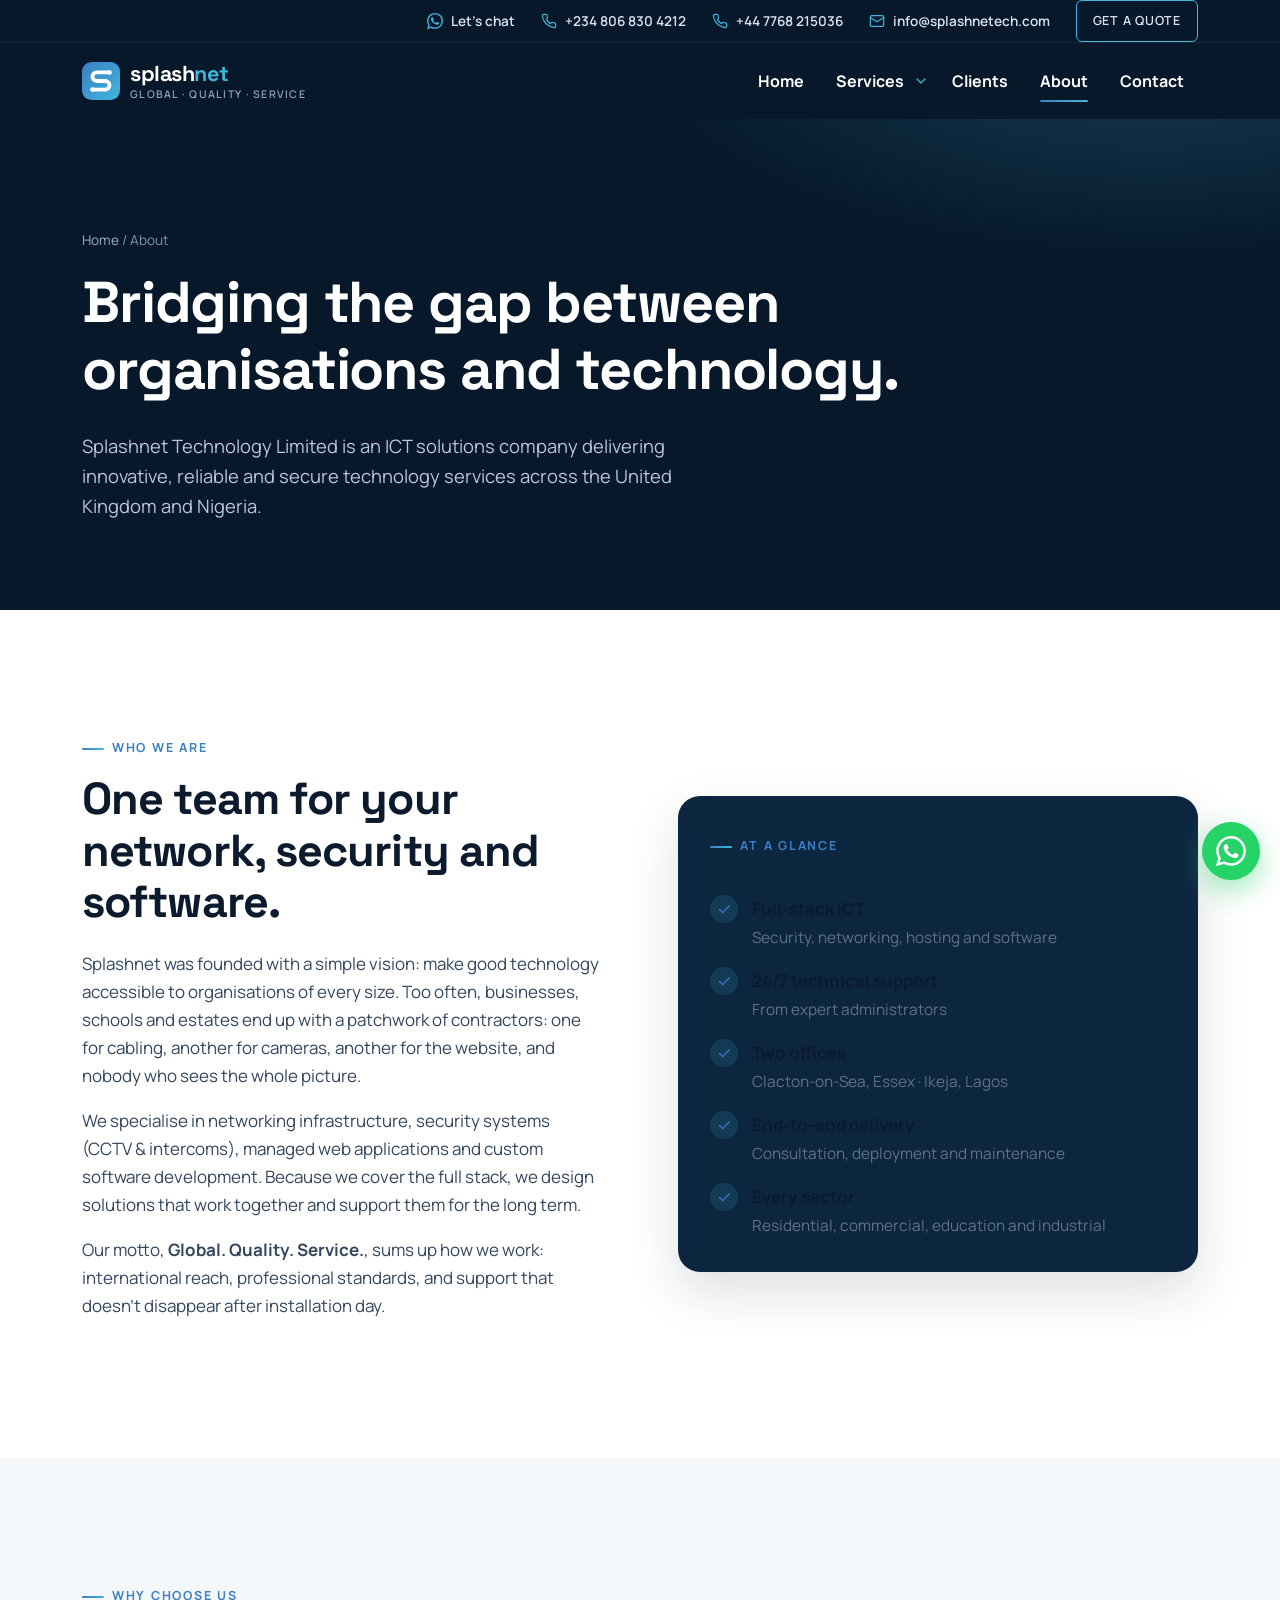
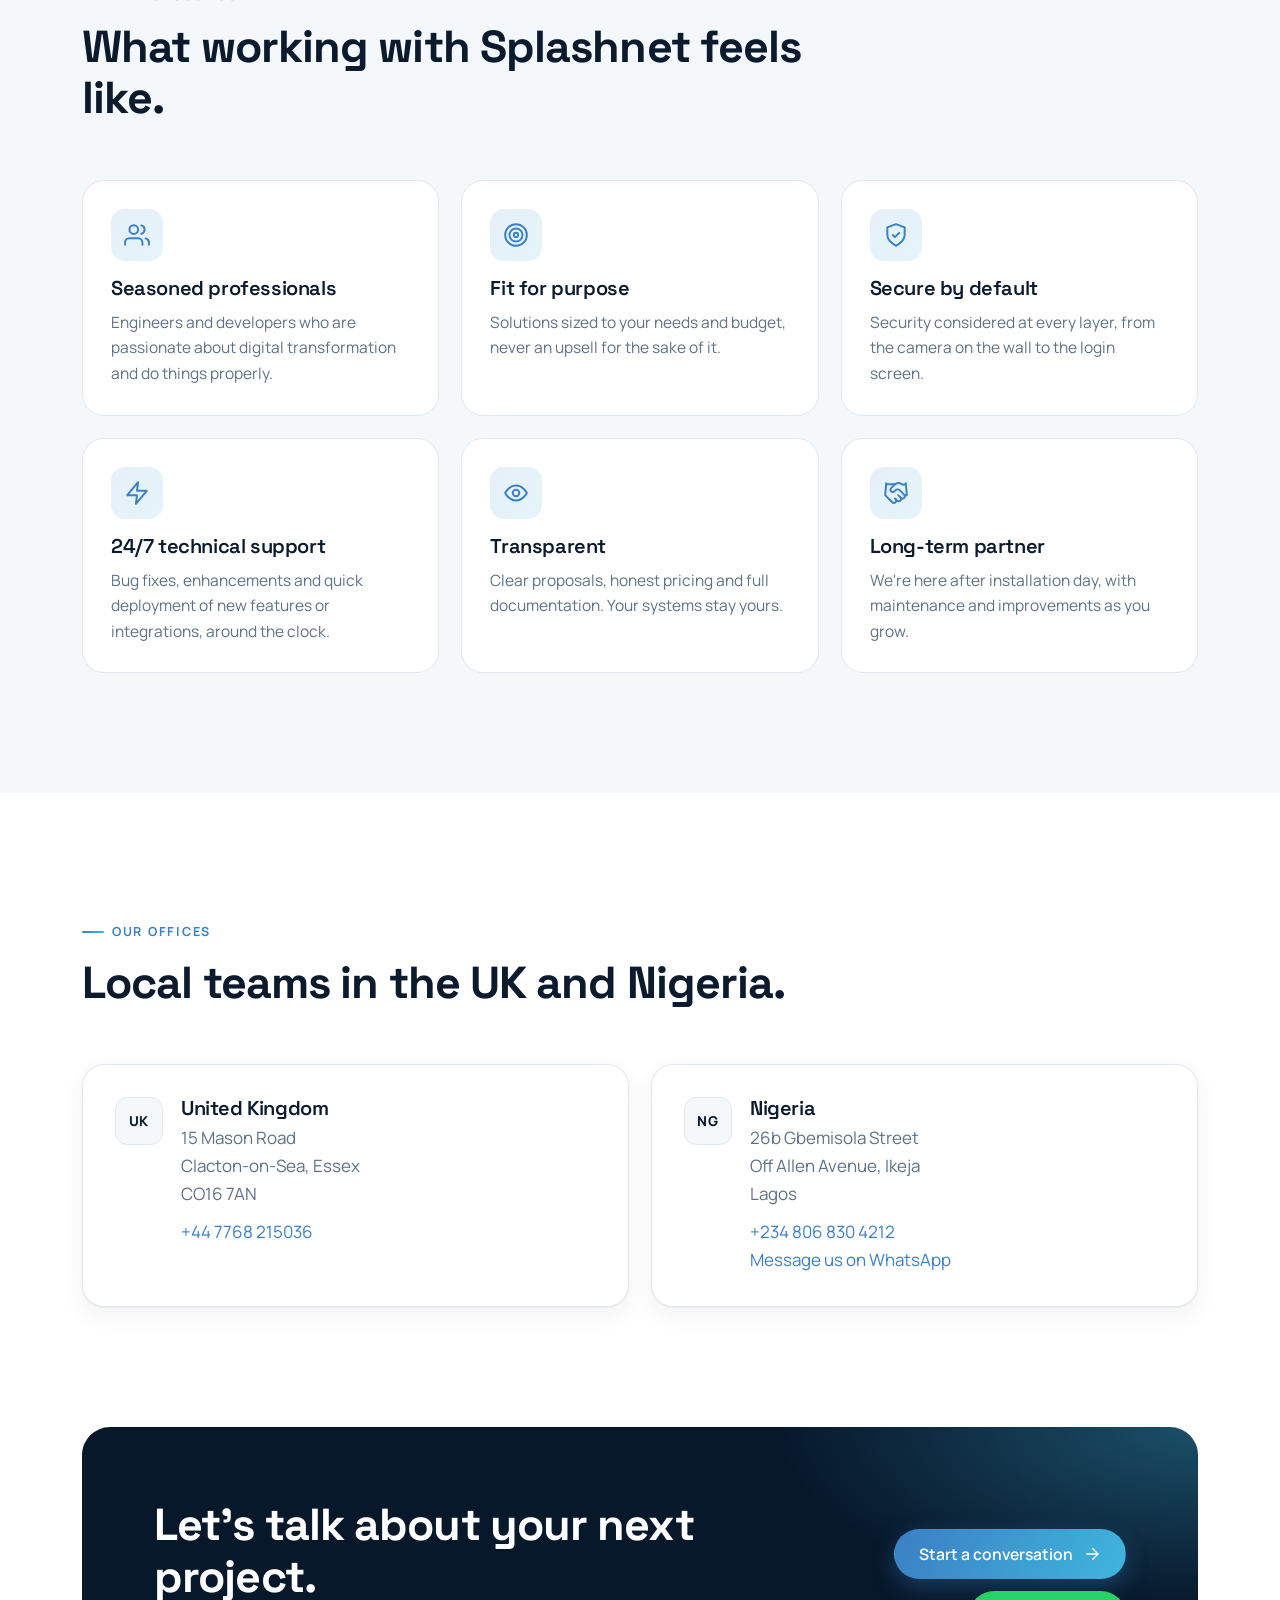
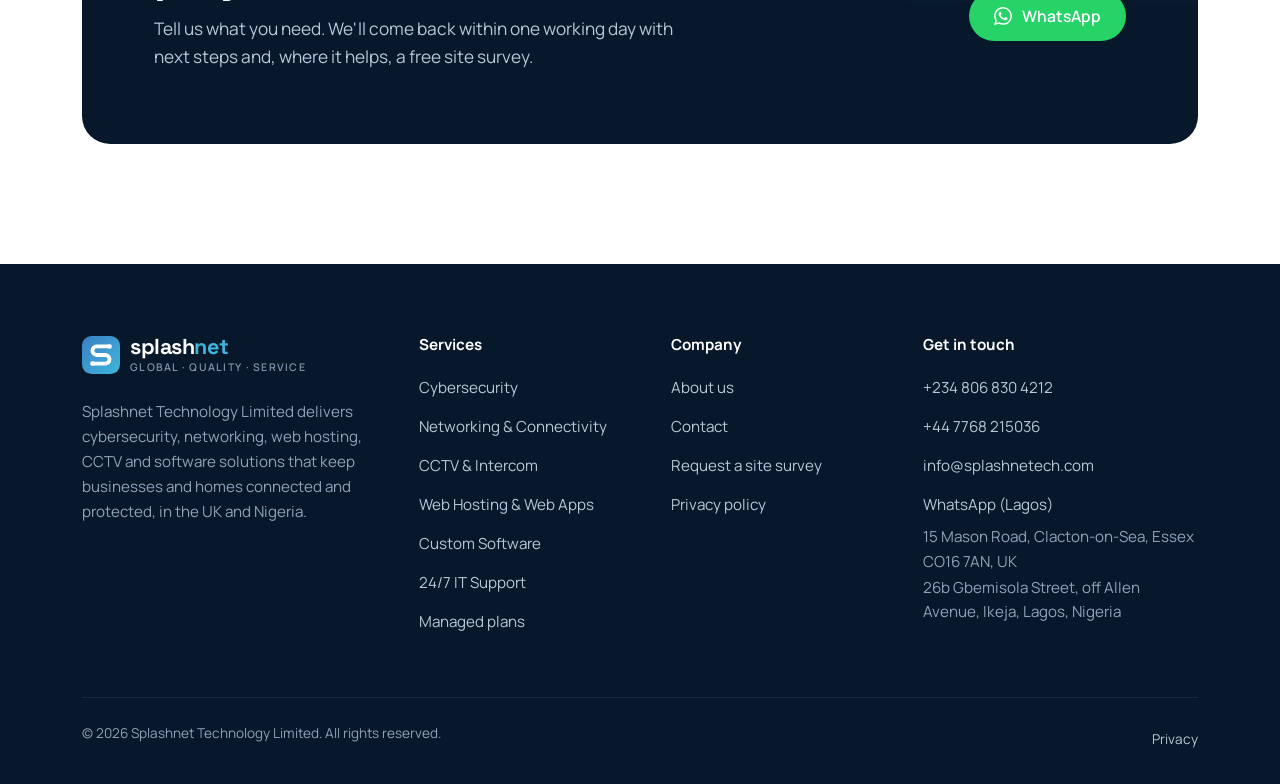
<file: about.html>
<!doctype html>
<html lang="en-GB" class="no-js">
<head>
<meta charset="utf-8">
<meta name="viewport" content="width=device-width, initial-scale=1">
<title>About Us | Splashnet Technology</title>
<meta name="description" content="Splashnet Technology Limited is an ICT solutions company with offices in Essex, UK and Lagos, Nigeria, specialising in networking, security systems, managed web applications and custom software.">
<meta name="theme-color" content="#07182b">
<link rel="icon" href="assets/img/favicon.svg" type="image/svg+xml">
<meta property="og:type" content="website">
<meta property="og:site_name" content="Splashnet Technology">
<meta property="og:title" content="About Us | Splashnet Technology">
<meta property="og:description" content="Splashnet Technology Limited is an ICT solutions company with offices in Essex, UK and Lagos, Nigeria, specialising in networking, security systems, managed web applications and custom software.">
<link rel="preconnect" href="https://fonts.googleapis.com">
<link rel="preconnect" href="https://fonts.gstatic.com" crossorigin>
<link href="https://fonts.googleapis.com/css2?family=Manrope:wght@400;500;600;700;800&family=Space+Grotesk:wght@500;600;700&display=swap" rel="stylesheet">
<link rel="stylesheet" href="assets/css/styles.css?v=9cc8fca6">
</head>
<body>
<a class="skip-link" href="#main">Skip to content</a>
<header class="site-header">
  <div class="topbar">
    <div class="container topbar__inner">
      <a href="https://wa.me/2348068304212?text=Hello%20Splashnet%2C%20I%27d%20like%20to%20discuss%20a%20project." target="_blank" rel="noopener"><svg viewBox="0 0 24 24" fill="currentColor" aria-hidden="true"><path d="M17.47 14.38c-.3-.15-1.76-.87-2.03-.97-.27-.1-.47-.15-.67.15-.2.3-.77.97-.94 1.17-.17.2-.35.22-.64.07-.3-.15-1.26-.46-2.4-1.48-.89-.79-1.49-1.77-1.66-2.07-.17-.3-.02-.46.13-.61.13-.13.3-.35.45-.52.15-.17.2-.3.3-.5.1-.2.05-.37-.02-.52-.08-.15-.67-1.62-.92-2.22-.24-.58-.49-.5-.67-.51h-.57c-.2 0-.52.07-.8.37-.27.3-1.04 1.02-1.04 2.48s1.07 2.88 1.21 3.08c.15.2 2.1 3.2 5.08 4.49.71.31 1.26.49 1.7.63.71.22 1.36.19 1.87.12.57-.09 1.76-.72 2.01-1.41.25-.7.25-1.29.17-1.41-.07-.13-.27-.2-.57-.35zM12.05 21.8h-.01a9.87 9.87 0 0 1-5.03-1.38l-.36-.21-3.74.98 1-3.65-.24-.37a9.86 9.86 0 0 1-1.51-5.26c0-5.45 4.44-9.88 9.89-9.88a9.82 9.82 0 0 1 6.99 2.9 9.82 9.82 0 0 1 2.89 6.99c0 5.45-4.44 9.88-9.88 9.88zm8.41-18.3A11.81 11.81 0 0 0 12.05 0C5.5 0 .16 5.34.16 11.89c0 2.1.55 4.14 1.59 5.95L.06 24l6.3-1.65a11.88 11.88 0 0 0 5.68 1.45h.01c6.55 0 11.89-5.34 11.89-11.89 0-3.18-1.24-6.16-3.48-8.41z"/></svg> Let's chat</a>
      <a class="topbar__hide-sm" href="tel:+2348068304212"><svg viewBox="0 0 24 24" fill="none" stroke="currentColor" stroke-width="1.8" stroke-linecap="round" stroke-linejoin="round" aria-hidden="true"><path d="M22 16.92v3a2 2 0 0 1-2.18 2 19.8 19.8 0 0 1-8.63-3.07 19.5 19.5 0 0 1-6-6A19.8 19.8 0 0 1 2.12 4.18 2 2 0 0 1 4.11 2h3a2 2 0 0 1 2 1.72c.13.96.36 1.9.7 2.81a2 2 0 0 1-.45 2.11L8.09 9.91a16 16 0 0 0 6 6l1.27-1.27a2 2 0 0 1 2.11-.45c.91.34 1.85.57 2.81.7A2 2 0 0 1 22 16.92z"/></svg> +234 806 830 4212</a>
      <a class="topbar__hide-sm" href="tel:+447768215036"><svg viewBox="0 0 24 24" fill="none" stroke="currentColor" stroke-width="1.8" stroke-linecap="round" stroke-linejoin="round" aria-hidden="true"><path d="M22 16.92v3a2 2 0 0 1-2.18 2 19.8 19.8 0 0 1-8.63-3.07 19.5 19.5 0 0 1-6-6A19.8 19.8 0 0 1 2.12 4.18 2 2 0 0 1 4.11 2h3a2 2 0 0 1 2 1.72c.13.96.36 1.9.7 2.81a2 2 0 0 1-.45 2.11L8.09 9.91a16 16 0 0 0 6 6l1.27-1.27a2 2 0 0 1 2.11-.45c.91.34 1.85.57 2.81.7A2 2 0 0 1 22 16.92z"/></svg> +44 7768 215036</a>
      <a class="topbar__hide-sm" href="mailto:info@splashnetech.com"><svg viewBox="0 0 24 24" fill="none" stroke="currentColor" stroke-width="1.8" stroke-linecap="round" stroke-linejoin="round" aria-hidden="true"><rect x="2" y="4" width="20" height="16" rx="2"/><path d="m22 7-10 6L2 7"/></svg> info@splashnetech.com</a>
      <a class="topbar__cta" href="contact.html">Get a quote</a>
    </div>
  </div>
  <div class="container nav">
    <a class="logo" href="index.html" aria-label="Splashnet Technology — home"><img class="logo__mark" src="assets/img/logo-mark.svg" alt="" width="38" height="38"><span class="logo__text"><span class="logo__name">splash<span>net</span></span><span class="logo__tag">Global · Quality · Service</span></span></a>
    <button class="nav__toggle" aria-label="Open menu" aria-expanded="false" aria-controls="nav-menu"><span></span></button>
    <nav class="nav__menu" id="nav-menu" aria-label="Main">
      <ul class="nav__links">
        <li><a href="index.html">Home</a></li>
        <li class="has-mega"><a href="services.html">Services</a><button class="mega__toggle" aria-expanded="false" aria-controls="mega-services" aria-label="Show services"><svg viewBox="0 0 24 24" fill="none" stroke="currentColor" stroke-width="1.8" stroke-linecap="round" stroke-linejoin="round" aria-hidden="true"><path d="m6 9 6 6 6-6"/></svg></button>
          <div class="mega" id="mega-services"><div class="container mega__grid"><div class="mega__col"><p class="mega__title">Security</p><ul><li><a href="services.html#cybersecurity"><span class="mega__icon"><svg viewBox="0 0 24 24" fill="none" stroke="currentColor" stroke-width="1.8" stroke-linecap="round" stroke-linejoin="round" aria-hidden="true"><path d="M12 22s8-4 8-10V5l-8-3-8 3v7c0 6 8 10 8 10z"/><path d="m9 12 2 2 4-4"/></svg></span><span><strong>Cybersecurity</strong><small>Firewalls, endpoints &amp; encryption</small></span></a></li><li><a href="services.html#cctv"><span class="mega__icon"><svg viewBox="0 0 24 24" fill="none" stroke="currentColor" stroke-width="1.8" stroke-linecap="round" stroke-linejoin="round" aria-hidden="true"><path d="M16.75 12h3.63a1 1 0 0 1 .96 1.28l-.84 2.9"/><path d="M2 20h2a3 3 0 0 0 3-3v-3"/><path d="M4 14v6"/><path d="m7.2 5.2 11.7 4.2a1 1 0 0 1 .6 1.3l-1.3 3.5a1 1 0 0 1-1.3.6L5.2 10.6A1 1 0 0 1 4.6 9.3l1.3-3.5a1 1 0 0 1 1.3-.6z"/><circle cx="16" cy="11" r=".5"/></svg></span><span><strong>CCTV, Intercom &amp; Access</strong><small>Cameras, entry &amp; remote viewing</small></span></a></li></ul></div><div class="mega__col"><p class="mega__title">Infrastructure</p><ul><li><a href="services.html#networking"><span class="mega__icon"><svg viewBox="0 0 24 24" fill="none" stroke="currentColor" stroke-width="1.8" stroke-linecap="round" stroke-linejoin="round" aria-hidden="true"><path d="M5 12.55a11 11 0 0 1 14.08 0"/><path d="M1.42 9a16 16 0 0 1 21.16 0"/><path d="M8.53 16.11a6 6 0 0 1 6.95 0"/><path d="M12 20h.01"/></svg></span><span><strong>Networking &amp; Connectivity</strong><small>Wired &amp; wireless networks</small></span></a></li><li><a href="services.html#support"><span class="mega__icon"><svg viewBox="0 0 24 24" fill="none" stroke="currentColor" stroke-width="1.8" stroke-linecap="round" stroke-linejoin="round" aria-hidden="true"><path d="M3 14v-3a9 9 0 0 1 18 0v3"/><path d="M21 16a2 2 0 0 1-2 2h-1v-6h1a2 2 0 0 1 2 2z"/><path d="M3 16a2 2 0 0 0 2 2h1v-6H5a2 2 0 0 0-2 2z"/><path d="M19 18c0 2-2 3-5 3"/></svg></span><span><strong>24/7 IT Support</strong><small>Helpdesk &amp; secure remote access</small></span></a></li></ul></div><div class="mega__col"><p class="mega__title">Web &amp; software</p><ul><li><a href="services.html#web"><span class="mega__icon"><svg viewBox="0 0 24 24" fill="none" stroke="currentColor" stroke-width="1.8" stroke-linecap="round" stroke-linejoin="round" aria-hidden="true"><rect x="2" y="3" width="20" height="14" rx="2"/><path d="M8 21h8"/><path d="M12 17v4"/><path d="m7 8 2 2-2 2"/><path d="M12 12h4"/></svg></span><span><strong>Web Hosting &amp; Web Apps</strong><small>Built, hosted &amp; kept running</small></span></a></li><li><a href="services.html#software"><span class="mega__icon"><svg viewBox="0 0 24 24" fill="none" stroke="currentColor" stroke-width="1.8" stroke-linecap="round" stroke-linejoin="round" aria-hidden="true"><path d="m16 18 6-6-6-6"/><path d="m8 6-6 6 6 6"/></svg></span><span><strong>Custom Software</strong><small>Applications built around you</small></span></a></li><li><a href="services.html#plans"><span class="mega__icon"><svg viewBox="0 0 24 24" fill="none" stroke="currentColor" stroke-width="1.8" stroke-linecap="round" stroke-linejoin="round" aria-hidden="true"><rect x="3" y="4" width="18" height="18" rx="2"/><path d="M16 2v4M8 2v4M3 10h18"/></svg></span><span><strong>Managed plans</strong><small>Ongoing protection, monthly</small></span></a></li></ul></div></div></div>
        </li>
        <li><a href="index.html#clients">Clients</a></li>
        <li><a href="about.html" aria-current="page">About</a></li>
        <li><a href="contact.html">Contact</a></li>
        <li class="nav__cta"><a class="btn btn--primary" href="contact.html">Get a quote</a></li>
      </ul>
    </nav>
  </div>
</header>
<main id="main">
<section class="page-hero">
  <div class="container">
    <div class="crumbs"><a href="index.html">Home</a> / About</div>
    <h1>Bridging the gap between organisations and technology.</h1>
    <p>Splashnet Technology Limited is an ICT solutions company delivering innovative, reliable and secure technology services across the United Kingdom and Nigeria.</p>
  </div>
</section>

<section class="section">
  <div class="container split">
    <div class="reveal">
      <span class="eyebrow">Who we are</span>
      <h2>One team for your network, security and software.</h2>
      <p>Splashnet was founded with a simple vision: make good technology accessible to organisations of every size. Too often, businesses, schools and estates end up with a patchwork of contractors: one for cabling, another for cameras, another for the website, and nobody who sees the whole picture.</p>
      <p>We specialise in networking infrastructure, security systems (CCTV &amp; intercoms), managed web applications and custom software development. Because we cover the full stack, we design solutions that work together and support them for the long term.</p>
      <p>Our motto, <strong>Global. Quality. Service.</strong>, sums up how we work: international reach, professional standards, and support that doesn't disappear after installation day.</p>
    </div>
    <div class="panel reveal">
      <span class="eyebrow">At a glance</span>
      <ul class="checklist" style="margin-bottom:0">
        <li><span class="tick"><svg viewBox="0 0 24 24" fill="none" stroke="currentColor" stroke-width="1.8" stroke-linecap="round" stroke-linejoin="round" aria-hidden="true"><path d="M20 6 9 17l-5-5"/></svg></span><div><strong>Full-stack ICT</strong><span>Security, networking, hosting and software</span></div></li>
        <li><span class="tick"><svg viewBox="0 0 24 24" fill="none" stroke="currentColor" stroke-width="1.8" stroke-linecap="round" stroke-linejoin="round" aria-hidden="true"><path d="M20 6 9 17l-5-5"/></svg></span><div><strong>24/7 technical support</strong><span>From expert administrators</span></div></li>
        <li><span class="tick"><svg viewBox="0 0 24 24" fill="none" stroke="currentColor" stroke-width="1.8" stroke-linecap="round" stroke-linejoin="round" aria-hidden="true"><path d="M20 6 9 17l-5-5"/></svg></span><div><strong>Two offices</strong><span>Clacton-on-Sea, Essex · Ikeja, Lagos</span></div></li>
        <li><span class="tick"><svg viewBox="0 0 24 24" fill="none" stroke="currentColor" stroke-width="1.8" stroke-linecap="round" stroke-linejoin="round" aria-hidden="true"><path d="M20 6 9 17l-5-5"/></svg></span><div><strong>End-to-end delivery</strong><span>Consultation, deployment and maintenance</span></div></li>
        <li><span class="tick"><svg viewBox="0 0 24 24" fill="none" stroke="currentColor" stroke-width="1.8" stroke-linecap="round" stroke-linejoin="round" aria-hidden="true"><path d="M20 6 9 17l-5-5"/></svg></span><div><strong>Every sector</strong><span>Residential, commercial, education and industrial</span></div></li>
      </ul>
    </div>
  </div>
</section>

<section class="section section--tint">
  <div class="container">
    <div class="section-head reveal">
      <span class="eyebrow">Why choose us</span>
      <h2>What working with Splashnet feels like.</h2>
    </div>
    <div class="grid grid--3">
      <div class="value reveal"><div class="card__icon"><svg viewBox="0 0 24 24" fill="none" stroke="currentColor" stroke-width="1.8" stroke-linecap="round" stroke-linejoin="round" aria-hidden="true"><path d="M17 21v-2a4 4 0 0 0-4-4H5a4 4 0 0 0-4 4v2"/><circle cx="9" cy="7" r="4"/><path d="M23 21v-2a4 4 0 0 0-3-3.87M16 3.13a4 4 0 0 1 0 7.75"/></svg></div><h3>Seasoned professionals</h3><p>Engineers and developers who are passionate about digital transformation and do things properly.</p></div>
      <div class="value reveal"><div class="card__icon"><svg viewBox="0 0 24 24" fill="none" stroke="currentColor" stroke-width="1.8" stroke-linecap="round" stroke-linejoin="round" aria-hidden="true"><circle cx="12" cy="12" r="10"/><circle cx="12" cy="12" r="6"/><circle cx="12" cy="12" r="2"/></svg></div><h3>Fit for purpose</h3><p>Solutions sized to your needs and budget, never an upsell for the sake of it.</p></div>
      <div class="value reveal"><div class="card__icon"><svg viewBox="0 0 24 24" fill="none" stroke="currentColor" stroke-width="1.8" stroke-linecap="round" stroke-linejoin="round" aria-hidden="true"><path d="M12 22s8-4 8-10V5l-8-3-8 3v7c0 6 8 10 8 10z"/><path d="m9 12 2 2 4-4"/></svg></div><h3>Secure by default</h3><p>Security considered at every layer, from the camera on the wall to the login screen.</p></div>
      <div class="value reveal"><div class="card__icon"><svg viewBox="0 0 24 24" fill="none" stroke="currentColor" stroke-width="1.8" stroke-linecap="round" stroke-linejoin="round" aria-hidden="true"><path d="M13 2 3 14h9l-1 8 10-12h-9l1-8z"/></svg></div><h3>24/7 technical support</h3><p>Bug fixes, enhancements and quick deployment of new features or integrations, around the clock.</p></div>
      <div class="value reveal"><div class="card__icon"><svg viewBox="0 0 24 24" fill="none" stroke="currentColor" stroke-width="1.8" stroke-linecap="round" stroke-linejoin="round" aria-hidden="true"><path d="M2 12s3.5-7 10-7 10 7 10 7-3.5 7-10 7S2 12 2 12z"/><circle cx="12" cy="12" r="3"/></svg></div><h3>Transparent</h3><p>Clear proposals, honest pricing and full documentation. Your systems stay yours.</p></div>
      <div class="value reveal"><div class="card__icon"><svg viewBox="0 0 24 24" fill="none" stroke="currentColor" stroke-width="1.8" stroke-linecap="round" stroke-linejoin="round" aria-hidden="true"><path d="m11 17 2 2a1 1 0 1 0 3-3"/><path d="m14 14 2.5 2.5a1 1 0 1 0 3-3l-3.88-3.88a3 3 0 0 0-4.24 0l-.88.88a1 1 0 1 1-3-3l2.81-2.81a5.79 5.79 0 0 1 7.06-.87l.47.28a2 2 0 0 0 1.42.25L21 4"/><path d="m21 3 1 11h-2"/><path d="M3 3 2 14l6.5 6.5a1 1 0 1 0 3-3"/><path d="M3 4h8"/></svg></div><h3>Long-term partner</h3><p>We're here after installation day, with maintenance and improvements as you grow.</p></div>
    </div>
  </div>
</section>

<section class="section">
  <div class="container">
    <div class="section-head reveal">
      <span class="eyebrow">Our offices</span>
      <h2>Local teams in the UK and Nigeria.</h2>
    </div>
    <div class="grid grid--2">
      <div class="panel panel--light office reveal">
        <span class="office__flag">UK</span>
        <div><h3>United Kingdom</h3><address>15 Mason Road<br>Clacton-on-Sea, Essex<br>CO16 7AN</address><p style="margin:10px 0 0"><a href="tel:+447768215036">+44 7768 215036</a></p></div>
      </div>
      <div class="panel panel--light office reveal">
        <span class="office__flag">NG</span>
        <div><h3>Nigeria</h3><address>26b Gbemisola Street<br>Off Allen Avenue, Ikeja<br>Lagos</address><p style="margin:10px 0 0"><a href="tel:+2348068304212">+234 806 830 4212</a><br><a href="https://wa.me/2348068304212?text=Hello%20Splashnet%2C%20I%27d%20like%20to%20discuss%20a%20project." target="_blank" rel="noopener">Message us on WhatsApp</a></p></div>
      </div>
    </div>
  </div>
</section>

<section class="section" style="padding-top:0">
  <div class="container">
    <div class="cta reveal">
      <div>
        <h2>Let's talk about your next project.</h2>
        <p>Tell us what you need. We'll come back within one working day with next steps and, where it helps, a free site survey.</p>
      </div>
      <div class="cta__actions">
        <a class="btn btn--primary" href="contact.html">Start a conversation <svg viewBox="0 0 24 24" fill="none" stroke="currentColor" stroke-width="1.8" stroke-linecap="round" stroke-linejoin="round" aria-hidden="true"><path d="M5 12h14M13 5l7 7-7 7"/></svg></a>
        <a class="btn btn--whatsapp" href="https://wa.me/2348068304212?text=Hello%20Splashnet%2C%20I%27d%20like%20to%20discuss%20a%20project." target="_blank" rel="noopener"><svg viewBox="0 0 24 24" fill="currentColor" aria-hidden="true"><path d="M17.47 14.38c-.3-.15-1.76-.87-2.03-.97-.27-.1-.47-.15-.67.15-.2.3-.77.97-.94 1.17-.17.2-.35.22-.64.07-.3-.15-1.26-.46-2.4-1.48-.89-.79-1.49-1.77-1.66-2.07-.17-.3-.02-.46.13-.61.13-.13.3-.35.45-.52.15-.17.2-.3.3-.5.1-.2.05-.37-.02-.52-.08-.15-.67-1.62-.92-2.22-.24-.58-.49-.5-.67-.51h-.57c-.2 0-.52.07-.8.37-.27.3-1.04 1.02-1.04 2.48s1.07 2.88 1.21 3.08c.15.2 2.1 3.2 5.08 4.49.71.31 1.26.49 1.7.63.71.22 1.36.19 1.87.12.57-.09 1.76-.72 2.01-1.41.25-.7.25-1.29.17-1.41-.07-.13-.27-.2-.57-.35zM12.05 21.8h-.01a9.87 9.87 0 0 1-5.03-1.38l-.36-.21-3.74.98 1-3.65-.24-.37a9.86 9.86 0 0 1-1.51-5.26c0-5.45 4.44-9.88 9.89-9.88a9.82 9.82 0 0 1 6.99 2.9 9.82 9.82 0 0 1 2.89 6.99c0 5.45-4.44 9.88-9.88 9.88zm8.41-18.3A11.81 11.81 0 0 0 12.05 0C5.5 0 .16 5.34.16 11.89c0 2.1.55 4.14 1.59 5.95L.06 24l6.3-1.65a11.88 11.88 0 0 0 5.68 1.45h.01c6.55 0 11.89-5.34 11.89-11.89 0-3.18-1.24-6.16-3.48-8.41z"/></svg> WhatsApp</a>
      </div>
    </div>
  </div>
</section>

</main>
<footer class="site-footer">
  <div class="container">
    <div class="footer__grid">
      <div>
        <a class="logo" href="index.html" aria-label="Splashnet Technology — home"><img class="logo__mark" src="assets/img/logo-mark.svg" alt="" width="38" height="38"><span class="logo__text"><span class="logo__name">splash<span>net</span></span><span class="logo__tag">Global · Quality · Service</span></span></a>
        <p class="footer__about">Splashnet Technology Limited delivers cybersecurity, networking, web hosting, CCTV and software solutions that keep businesses and homes connected and protected, in the UK and Nigeria.</p>
      </div>
      <div>
        <h4>Services</h4>
        <ul>
          <li><a href="services.html#cybersecurity">Cybersecurity</a></li>
          <li><a href="services.html#networking">Networking &amp; Connectivity</a></li>
          <li><a href="services.html#cctv">CCTV &amp; Intercom</a></li>
          <li><a href="services.html#web">Web Hosting &amp; Web Apps</a></li>
          <li><a href="services.html#software">Custom Software</a></li>
          <li><a href="services.html#support">24/7 IT Support</a></li>
          <li><a href="services.html#plans">Managed plans</a></li>
        </ul>
      </div>
      <div>
        <h4>Company</h4>
        <ul>
          <li><a href="about.html">About us</a></li>
          <li><a href="contact.html">Contact</a></li>
          <li><a href="contact.html">Request a site survey</a></li>
          <li><a href="privacy.html">Privacy policy</a></li>
        </ul>
      </div>
      <div>
        <h4>Get in touch</h4>
        <ul>
          <li><a href="tel:+2348068304212">+234 806 830 4212</a></li>
          <li><a href="tel:+447768215036">+44 7768 215036</a></li>
          <li><a href="mailto:info@splashnetech.com">info@splashnetech.com</a></li>
          <li><a href="https://wa.me/2348068304212?text=Hello%20Splashnet%2C%20I%27d%20like%20to%20discuss%20a%20project." target="_blank" rel="noopener">WhatsApp (Lagos)</a></li>
          <li><address>15 Mason Road, Clacton-on-Sea, Essex CO16 7AN, UK</address></li>
          <li><address>26b Gbemisola Street, off Allen Avenue, Ikeja, Lagos, Nigeria</address></li>
        </ul>
      </div>
    </div>
    <div class="footer__bottom">
      <span>© <span data-year>2026</span> Splashnet Technology Limited. All rights reserved.</span>
      <span><a href="privacy.html">Privacy</a></span>
    </div>
  </div>
</footer>
<a class="wa-float" href="https://wa.me/2348068304212?text=Hello%20Splashnet%2C%20I%27d%20like%20to%20discuss%20a%20project." target="_blank" rel="noopener" aria-label="Chat with us on WhatsApp"><svg viewBox="0 0 24 24" fill="currentColor" aria-hidden="true"><path d="M17.47 14.38c-.3-.15-1.76-.87-2.03-.97-.27-.1-.47-.15-.67.15-.2.3-.77.97-.94 1.17-.17.2-.35.22-.64.07-.3-.15-1.26-.46-2.4-1.48-.89-.79-1.49-1.77-1.66-2.07-.17-.3-.02-.46.13-.61.13-.13.3-.35.45-.52.15-.17.2-.3.3-.5.1-.2.05-.37-.02-.52-.08-.15-.67-1.62-.92-2.22-.24-.58-.49-.5-.67-.51h-.57c-.2 0-.52.07-.8.37-.27.3-1.04 1.02-1.04 2.48s1.07 2.88 1.21 3.08c.15.2 2.1 3.2 5.08 4.49.71.31 1.26.49 1.7.63.71.22 1.36.19 1.87.12.57-.09 1.76-.72 2.01-1.41.25-.7.25-1.29.17-1.41-.07-.13-.27-.2-.57-.35zM12.05 21.8h-.01a9.87 9.87 0 0 1-5.03-1.38l-.36-.21-3.74.98 1-3.65-.24-.37a9.86 9.86 0 0 1-1.51-5.26c0-5.45 4.44-9.88 9.89-9.88a9.82 9.82 0 0 1 6.99 2.9 9.82 9.82 0 0 1 2.89 6.99c0 5.45-4.44 9.88-9.88 9.88zm8.41-18.3A11.81 11.81 0 0 0 12.05 0C5.5 0 .16 5.34.16 11.89c0 2.1.55 4.14 1.59 5.95L.06 24l6.3-1.65a11.88 11.88 0 0 0 5.68 1.45h.01c6.55 0 11.89-5.34 11.89-11.89 0-3.18-1.24-6.16-3.48-8.41z"/></svg></a>
<script src="assets/js/main.js?v=9f4cb22e" defer></script>
</body>
</html>
</file>
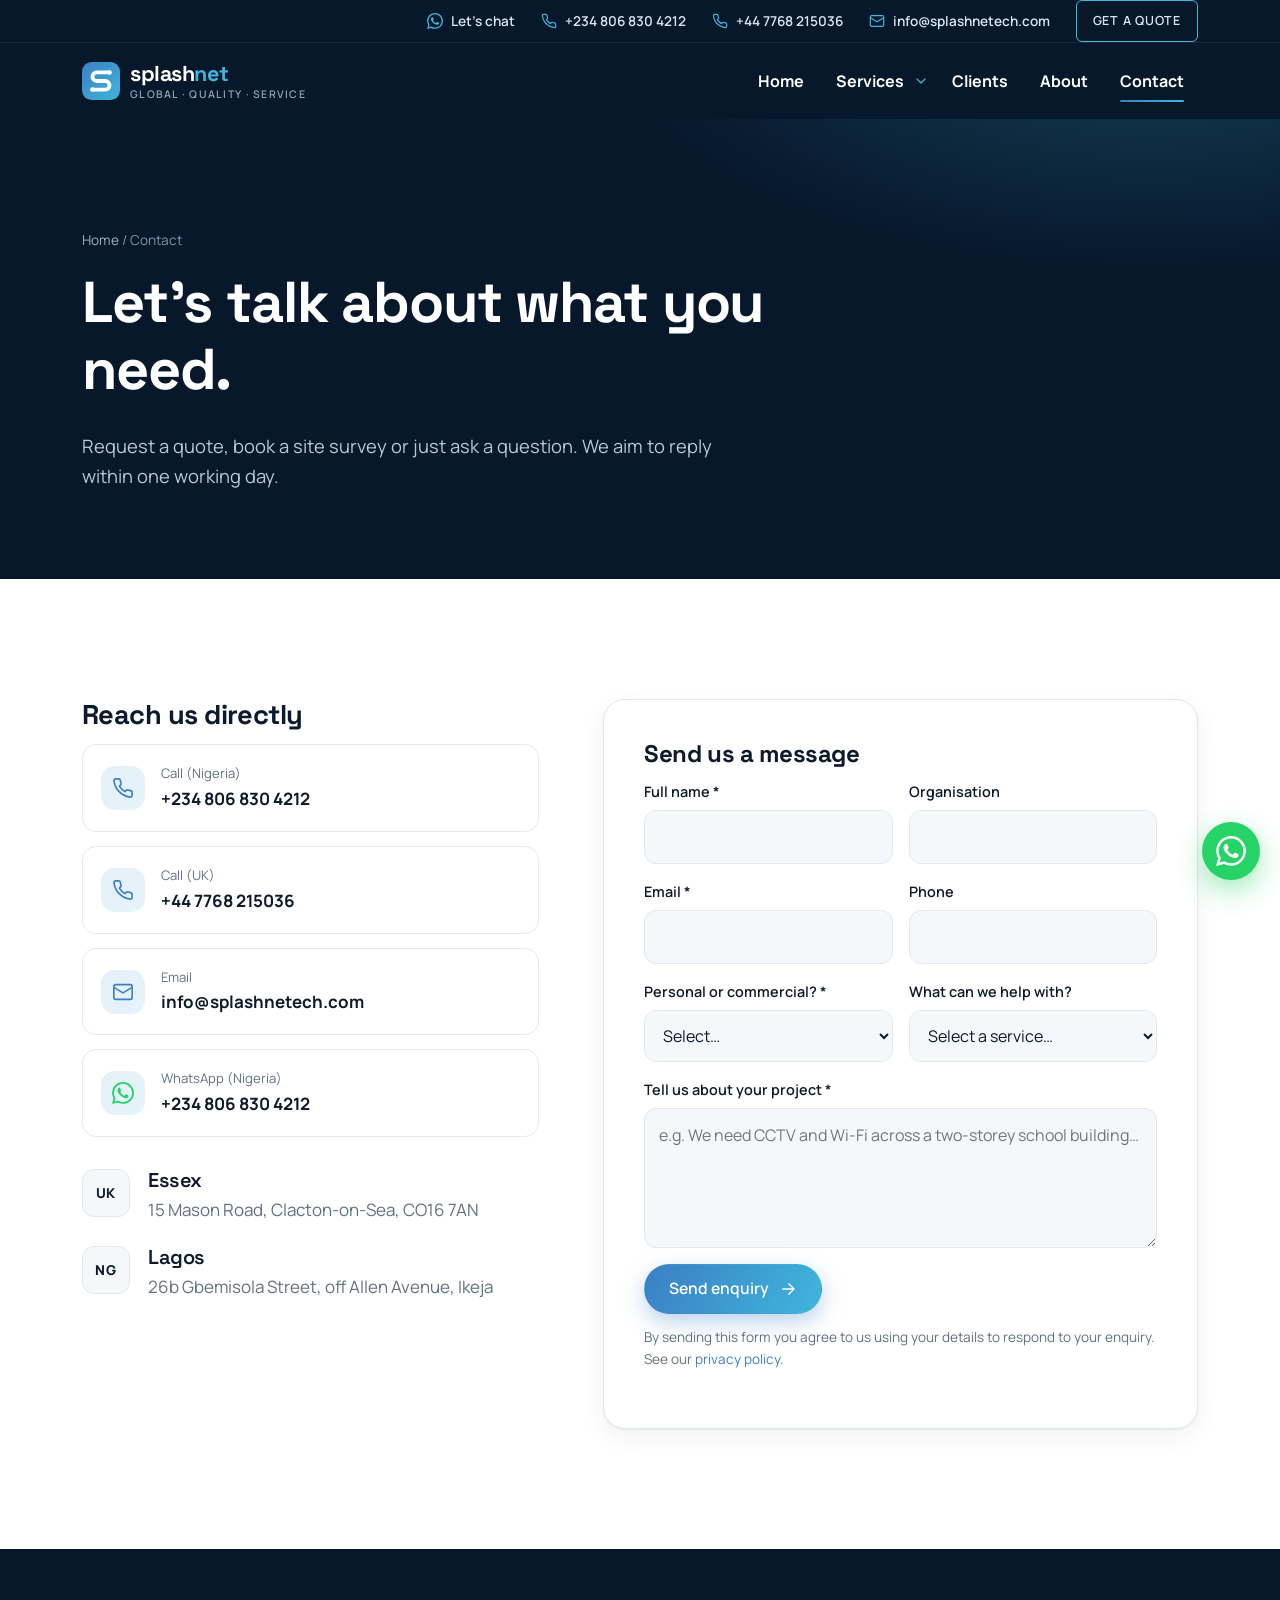
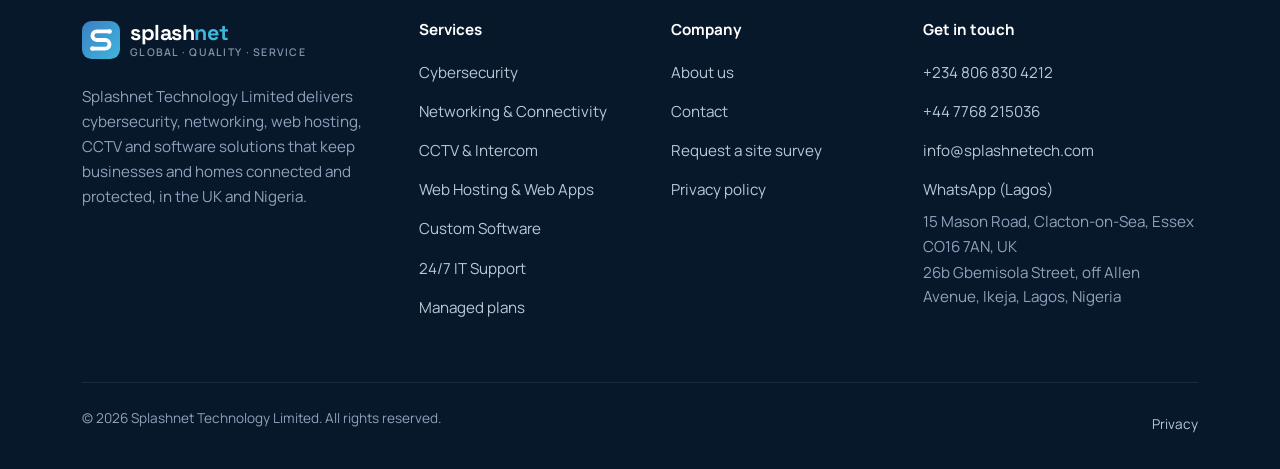
<file: contact.html>
<!doctype html>
<html lang="en-GB" class="no-js">
<head>
<meta charset="utf-8">
<meta name="viewport" content="width=device-width, initial-scale=1">
<title>Contact | Splashnet Technology</title>
<meta name="description" content="Contact Splashnet Technology for networking, CCTV, cybersecurity, web and software projects. Offices in Clacton-on-Sea, Essex and Ikeja, Lagos.">
<meta name="theme-color" content="#07182b">
<link rel="icon" href="assets/img/favicon.svg" type="image/svg+xml">
<meta property="og:type" content="website">
<meta property="og:site_name" content="Splashnet Technology">
<meta property="og:title" content="Contact | Splashnet Technology">
<meta property="og:description" content="Contact Splashnet Technology for networking, CCTV, cybersecurity, web and software projects. Offices in Clacton-on-Sea, Essex and Ikeja, Lagos.">
<link rel="preconnect" href="https://fonts.googleapis.com">
<link rel="preconnect" href="https://fonts.gstatic.com" crossorigin>
<link href="https://fonts.googleapis.com/css2?family=Manrope:wght@400;500;600;700;800&family=Space+Grotesk:wght@500;600;700&display=swap" rel="stylesheet">
<link rel="stylesheet" href="assets/css/styles.css?v=9cc8fca6">
</head>
<body>
<a class="skip-link" href="#main">Skip to content</a>
<header class="site-header">
  <div class="topbar">
    <div class="container topbar__inner">
      <a href="https://wa.me/2348068304212?text=Hello%20Splashnet%2C%20I%27d%20like%20to%20discuss%20a%20project." target="_blank" rel="noopener"><svg viewBox="0 0 24 24" fill="currentColor" aria-hidden="true"><path d="M17.47 14.38c-.3-.15-1.76-.87-2.03-.97-.27-.1-.47-.15-.67.15-.2.3-.77.97-.94 1.17-.17.2-.35.22-.64.07-.3-.15-1.26-.46-2.4-1.48-.89-.79-1.49-1.77-1.66-2.07-.17-.3-.02-.46.13-.61.13-.13.3-.35.45-.52.15-.17.2-.3.3-.5.1-.2.05-.37-.02-.52-.08-.15-.67-1.62-.92-2.22-.24-.58-.49-.5-.67-.51h-.57c-.2 0-.52.07-.8.37-.27.3-1.04 1.02-1.04 2.48s1.07 2.88 1.21 3.08c.15.2 2.1 3.2 5.08 4.49.71.31 1.26.49 1.7.63.71.22 1.36.19 1.87.12.57-.09 1.76-.72 2.01-1.41.25-.7.25-1.29.17-1.41-.07-.13-.27-.2-.57-.35zM12.05 21.8h-.01a9.87 9.87 0 0 1-5.03-1.38l-.36-.21-3.74.98 1-3.65-.24-.37a9.86 9.86 0 0 1-1.51-5.26c0-5.45 4.44-9.88 9.89-9.88a9.82 9.82 0 0 1 6.99 2.9 9.82 9.82 0 0 1 2.89 6.99c0 5.45-4.44 9.88-9.88 9.88zm8.41-18.3A11.81 11.81 0 0 0 12.05 0C5.5 0 .16 5.34.16 11.89c0 2.1.55 4.14 1.59 5.95L.06 24l6.3-1.65a11.88 11.88 0 0 0 5.68 1.45h.01c6.55 0 11.89-5.34 11.89-11.89 0-3.18-1.24-6.16-3.48-8.41z"/></svg> Let's chat</a>
      <a class="topbar__hide-sm" href="tel:+2348068304212"><svg viewBox="0 0 24 24" fill="none" stroke="currentColor" stroke-width="1.8" stroke-linecap="round" stroke-linejoin="round" aria-hidden="true"><path d="M22 16.92v3a2 2 0 0 1-2.18 2 19.8 19.8 0 0 1-8.63-3.07 19.5 19.5 0 0 1-6-6A19.8 19.8 0 0 1 2.12 4.18 2 2 0 0 1 4.11 2h3a2 2 0 0 1 2 1.72c.13.96.36 1.9.7 2.81a2 2 0 0 1-.45 2.11L8.09 9.91a16 16 0 0 0 6 6l1.27-1.27a2 2 0 0 1 2.11-.45c.91.34 1.85.57 2.81.7A2 2 0 0 1 22 16.92z"/></svg> +234 806 830 4212</a>
      <a class="topbar__hide-sm" href="tel:+447768215036"><svg viewBox="0 0 24 24" fill="none" stroke="currentColor" stroke-width="1.8" stroke-linecap="round" stroke-linejoin="round" aria-hidden="true"><path d="M22 16.92v3a2 2 0 0 1-2.18 2 19.8 19.8 0 0 1-8.63-3.07 19.5 19.5 0 0 1-6-6A19.8 19.8 0 0 1 2.12 4.18 2 2 0 0 1 4.11 2h3a2 2 0 0 1 2 1.72c.13.96.36 1.9.7 2.81a2 2 0 0 1-.45 2.11L8.09 9.91a16 16 0 0 0 6 6l1.27-1.27a2 2 0 0 1 2.11-.45c.91.34 1.85.57 2.81.7A2 2 0 0 1 22 16.92z"/></svg> +44 7768 215036</a>
      <a class="topbar__hide-sm" href="mailto:info@splashnetech.com"><svg viewBox="0 0 24 24" fill="none" stroke="currentColor" stroke-width="1.8" stroke-linecap="round" stroke-linejoin="round" aria-hidden="true"><rect x="2" y="4" width="20" height="16" rx="2"/><path d="m22 7-10 6L2 7"/></svg> info@splashnetech.com</a>
      <a class="topbar__cta" href="contact.html">Get a quote</a>
    </div>
  </div>
  <div class="container nav">
    <a class="logo" href="index.html" aria-label="Splashnet Technology — home"><img class="logo__mark" src="assets/img/logo-mark.svg" alt="" width="38" height="38"><span class="logo__text"><span class="logo__name">splash<span>net</span></span><span class="logo__tag">Global · Quality · Service</span></span></a>
    <button class="nav__toggle" aria-label="Open menu" aria-expanded="false" aria-controls="nav-menu"><span></span></button>
    <nav class="nav__menu" id="nav-menu" aria-label="Main">
      <ul class="nav__links">
        <li><a href="index.html">Home</a></li>
        <li class="has-mega"><a href="services.html">Services</a><button class="mega__toggle" aria-expanded="false" aria-controls="mega-services" aria-label="Show services"><svg viewBox="0 0 24 24" fill="none" stroke="currentColor" stroke-width="1.8" stroke-linecap="round" stroke-linejoin="round" aria-hidden="true"><path d="m6 9 6 6 6-6"/></svg></button>
          <div class="mega" id="mega-services"><div class="container mega__grid"><div class="mega__col"><p class="mega__title">Security</p><ul><li><a href="services.html#cybersecurity"><span class="mega__icon"><svg viewBox="0 0 24 24" fill="none" stroke="currentColor" stroke-width="1.8" stroke-linecap="round" stroke-linejoin="round" aria-hidden="true"><path d="M12 22s8-4 8-10V5l-8-3-8 3v7c0 6 8 10 8 10z"/><path d="m9 12 2 2 4-4"/></svg></span><span><strong>Cybersecurity</strong><small>Firewalls, endpoints &amp; encryption</small></span></a></li><li><a href="services.html#cctv"><span class="mega__icon"><svg viewBox="0 0 24 24" fill="none" stroke="currentColor" stroke-width="1.8" stroke-linecap="round" stroke-linejoin="round" aria-hidden="true"><path d="M16.75 12h3.63a1 1 0 0 1 .96 1.28l-.84 2.9"/><path d="M2 20h2a3 3 0 0 0 3-3v-3"/><path d="M4 14v6"/><path d="m7.2 5.2 11.7 4.2a1 1 0 0 1 .6 1.3l-1.3 3.5a1 1 0 0 1-1.3.6L5.2 10.6A1 1 0 0 1 4.6 9.3l1.3-3.5a1 1 0 0 1 1.3-.6z"/><circle cx="16" cy="11" r=".5"/></svg></span><span><strong>CCTV, Intercom &amp; Access</strong><small>Cameras, entry &amp; remote viewing</small></span></a></li></ul></div><div class="mega__col"><p class="mega__title">Infrastructure</p><ul><li><a href="services.html#networking"><span class="mega__icon"><svg viewBox="0 0 24 24" fill="none" stroke="currentColor" stroke-width="1.8" stroke-linecap="round" stroke-linejoin="round" aria-hidden="true"><path d="M5 12.55a11 11 0 0 1 14.08 0"/><path d="M1.42 9a16 16 0 0 1 21.16 0"/><path d="M8.53 16.11a6 6 0 0 1 6.95 0"/><path d="M12 20h.01"/></svg></span><span><strong>Networking &amp; Connectivity</strong><small>Wired &amp; wireless networks</small></span></a></li><li><a href="services.html#support"><span class="mega__icon"><svg viewBox="0 0 24 24" fill="none" stroke="currentColor" stroke-width="1.8" stroke-linecap="round" stroke-linejoin="round" aria-hidden="true"><path d="M3 14v-3a9 9 0 0 1 18 0v3"/><path d="M21 16a2 2 0 0 1-2 2h-1v-6h1a2 2 0 0 1 2 2z"/><path d="M3 16a2 2 0 0 0 2 2h1v-6H5a2 2 0 0 0-2 2z"/><path d="M19 18c0 2-2 3-5 3"/></svg></span><span><strong>24/7 IT Support</strong><small>Helpdesk &amp; secure remote access</small></span></a></li></ul></div><div class="mega__col"><p class="mega__title">Web &amp; software</p><ul><li><a href="services.html#web"><span class="mega__icon"><svg viewBox="0 0 24 24" fill="none" stroke="currentColor" stroke-width="1.8" stroke-linecap="round" stroke-linejoin="round" aria-hidden="true"><rect x="2" y="3" width="20" height="14" rx="2"/><path d="M8 21h8"/><path d="M12 17v4"/><path d="m7 8 2 2-2 2"/><path d="M12 12h4"/></svg></span><span><strong>Web Hosting &amp; Web Apps</strong><small>Built, hosted &amp; kept running</small></span></a></li><li><a href="services.html#software"><span class="mega__icon"><svg viewBox="0 0 24 24" fill="none" stroke="currentColor" stroke-width="1.8" stroke-linecap="round" stroke-linejoin="round" aria-hidden="true"><path d="m16 18 6-6-6-6"/><path d="m8 6-6 6 6 6"/></svg></span><span><strong>Custom Software</strong><small>Applications built around you</small></span></a></li><li><a href="services.html#plans"><span class="mega__icon"><svg viewBox="0 0 24 24" fill="none" stroke="currentColor" stroke-width="1.8" stroke-linecap="round" stroke-linejoin="round" aria-hidden="true"><rect x="3" y="4" width="18" height="18" rx="2"/><path d="M16 2v4M8 2v4M3 10h18"/></svg></span><span><strong>Managed plans</strong><small>Ongoing protection, monthly</small></span></a></li></ul></div></div></div>
        </li>
        <li><a href="index.html#clients">Clients</a></li>
        <li><a href="about.html">About</a></li>
        <li><a href="contact.html" aria-current="page">Contact</a></li>
        <li class="nav__cta"><a class="btn btn--primary" href="contact.html">Get a quote</a></li>
      </ul>
    </nav>
  </div>
</header>
<main id="main">
<section class="page-hero">
  <div class="container">
    <div class="crumbs"><a href="index.html">Home</a> / Contact</div>
    <h1>Let's talk about what you need.</h1>
    <p>Request a quote, book a site survey or just ask a question. We aim to reply within one working day.</p>
  </div>
</section>

<section class="section">
  <div class="container contact-grid">
    <div class="reveal">
      <h2 style="font-size:1.7rem">Reach us directly</h2>
      <div class="contact-list">
        <a class="contact-item" href="tel:+2348068304212"><span class="card__icon"><svg viewBox="0 0 24 24" fill="none" stroke="currentColor" stroke-width="1.8" stroke-linecap="round" stroke-linejoin="round" aria-hidden="true"><path d="M22 16.92v3a2 2 0 0 1-2.18 2 19.8 19.8 0 0 1-8.63-3.07 19.5 19.5 0 0 1-6-6A19.8 19.8 0 0 1 2.12 4.18 2 2 0 0 1 4.11 2h3a2 2 0 0 1 2 1.72c.13.96.36 1.9.7 2.81a2 2 0 0 1-.45 2.11L8.09 9.91a16 16 0 0 0 6 6l1.27-1.27a2 2 0 0 1 2.11-.45c.91.34 1.85.57 2.81.7A2 2 0 0 1 22 16.92z"/></svg></span><span><small>Call (Nigeria)</small><strong>+234 806 830 4212</strong></span></a>
        <a class="contact-item" href="tel:+447768215036"><span class="card__icon"><svg viewBox="0 0 24 24" fill="none" stroke="currentColor" stroke-width="1.8" stroke-linecap="round" stroke-linejoin="round" aria-hidden="true"><path d="M22 16.92v3a2 2 0 0 1-2.18 2 19.8 19.8 0 0 1-8.63-3.07 19.5 19.5 0 0 1-6-6A19.8 19.8 0 0 1 2.12 4.18 2 2 0 0 1 4.11 2h3a2 2 0 0 1 2 1.72c.13.96.36 1.9.7 2.81a2 2 0 0 1-.45 2.11L8.09 9.91a16 16 0 0 0 6 6l1.27-1.27a2 2 0 0 1 2.11-.45c.91.34 1.85.57 2.81.7A2 2 0 0 1 22 16.92z"/></svg></span><span><small>Call (UK)</small><strong>+44 7768 215036</strong></span></a>
        <a class="contact-item" href="mailto:info@splashnetech.com"><span class="card__icon"><svg viewBox="0 0 24 24" fill="none" stroke="currentColor" stroke-width="1.8" stroke-linecap="round" stroke-linejoin="round" aria-hidden="true"><rect x="2" y="4" width="20" height="16" rx="2"/><path d="m22 7-10 6L2 7"/></svg></span><span><small>Email</small><strong>info@splashnetech.com</strong></span></a>
        <a class="contact-item" href="https://wa.me/2348068304212?text=Hello%20Splashnet%2C%20I%27d%20like%20to%20discuss%20a%20project." target="_blank" rel="noopener"><span class="card__icon" style="color:#25d366"><svg viewBox="0 0 24 24" fill="currentColor" aria-hidden="true"><path d="M17.47 14.38c-.3-.15-1.76-.87-2.03-.97-.27-.1-.47-.15-.67.15-.2.3-.77.97-.94 1.17-.17.2-.35.22-.64.07-.3-.15-1.26-.46-2.4-1.48-.89-.79-1.49-1.77-1.66-2.07-.17-.3-.02-.46.13-.61.13-.13.3-.35.45-.52.15-.17.2-.3.3-.5.1-.2.05-.37-.02-.52-.08-.15-.67-1.62-.92-2.22-.24-.58-.49-.5-.67-.51h-.57c-.2 0-.52.07-.8.37-.27.3-1.04 1.02-1.04 2.48s1.07 2.88 1.21 3.08c.15.2 2.1 3.2 5.08 4.49.71.31 1.26.49 1.7.63.71.22 1.36.19 1.87.12.57-.09 1.76-.72 2.01-1.41.25-.7.25-1.29.17-1.41-.07-.13-.27-.2-.57-.35zM12.05 21.8h-.01a9.87 9.87 0 0 1-5.03-1.38l-.36-.21-3.74.98 1-3.65-.24-.37a9.86 9.86 0 0 1-1.51-5.26c0-5.45 4.44-9.88 9.89-9.88a9.82 9.82 0 0 1 6.99 2.9 9.82 9.82 0 0 1 2.89 6.99c0 5.45-4.44 9.88-9.88 9.88zm8.41-18.3A11.81 11.81 0 0 0 12.05 0C5.5 0 .16 5.34.16 11.89c0 2.1.55 4.14 1.59 5.95L.06 24l6.3-1.65a11.88 11.88 0 0 0 5.68 1.45h.01c6.55 0 11.89-5.34 11.89-11.89 0-3.18-1.24-6.16-3.48-8.41z"/></svg></span><span><small>WhatsApp (Nigeria)</small><strong>+234 806 830 4212</strong></span></a>
      </div>
      <div class="office" style="margin-bottom:22px"><span class="office__flag">UK</span><div><h3>Essex</h3><address>15 Mason Road, Clacton-on-Sea, CO16 7AN</address></div></div>
      <div class="office"><span class="office__flag">NG</span><div><h3>Lagos</h3><address>26b Gbemisola Street, off Allen Avenue, Ikeja</address></div></div>
    </div>

    <form class="form reveal" id="contact-form" novalidate>
      <h2 style="font-size:1.5rem">Send us a message</h2>
      <div class="form__row">
        <div class="field"><label for="name">Full name *</label><input id="name" name="name" autocomplete="name" required></div>
        <div class="field"><label for="company">Organisation</label><input id="company" name="company" autocomplete="organization"></div>
      </div>
      <div class="form__row">
        <div class="field"><label for="email">Email *</label><input id="email" name="email" type="email" autocomplete="email" required></div>
        <div class="field"><label for="phone">Phone</label><input id="phone" name="phone" type="tel" autocomplete="tel"></div>
      </div>
      <div class="form__row">
      <div class="field"><label for="use">Personal or commercial? *</label>
        <select id="use" name="use" required><option value="">Select…</option><option>Commercial / business</option><option>Personal / home</option></select>
      </div>
      <div class="field"><label for="service">What can we help with?</label>
        <select id="service" name="service"><option value="">Select a service…</option><option value="cybersecurity">Cybersecurity</option><option value="networking">Networking &amp; Connectivity</option><option value="cctv">CCTV, Intercom &amp; Access</option><option value="web">Web Hosting &amp; Managed Web Apps</option><option value="software">Custom Software</option><option value="support">24/7 IT Support &amp; Remote Access</option><option value="plans">Managed monthly plan</option><option value="other">Something else</option></select>
      </div>
      </div>
      <div class="field"><label for="message">Tell us about your project *</label><textarea id="message" name="message" required placeholder="e.g. We need CCTV and Wi-Fi across a two-storey school building…"></textarea></div>
      <button class="btn btn--primary" type="submit">Send enquiry <svg viewBox="0 0 24 24" fill="none" stroke="currentColor" stroke-width="1.8" stroke-linecap="round" stroke-linejoin="round" aria-hidden="true"><path d="M5 12h14M13 5l7 7-7 7"/></svg></button>
      <p class="form__note">By sending this form you agree to us using your details to respond to your enquiry. See our <a href="privacy.html">privacy policy</a>.</p>
      <p class="form__status" role="status" aria-live="polite"></p>
    </form>
  </div>
</section>
<script>
  // Preselect service from ?service= links on the services page
  (function () {
    var s = new URLSearchParams(location.search).get('service');
    var el = document.getElementById('service');
    if (s && el) el.value = s;
  })();
</script>

</main>
<footer class="site-footer">
  <div class="container">
    <div class="footer__grid">
      <div>
        <a class="logo" href="index.html" aria-label="Splashnet Technology — home"><img class="logo__mark" src="assets/img/logo-mark.svg" alt="" width="38" height="38"><span class="logo__text"><span class="logo__name">splash<span>net</span></span><span class="logo__tag">Global · Quality · Service</span></span></a>
        <p class="footer__about">Splashnet Technology Limited delivers cybersecurity, networking, web hosting, CCTV and software solutions that keep businesses and homes connected and protected, in the UK and Nigeria.</p>
      </div>
      <div>
        <h4>Services</h4>
        <ul>
          <li><a href="services.html#cybersecurity">Cybersecurity</a></li>
          <li><a href="services.html#networking">Networking &amp; Connectivity</a></li>
          <li><a href="services.html#cctv">CCTV &amp; Intercom</a></li>
          <li><a href="services.html#web">Web Hosting &amp; Web Apps</a></li>
          <li><a href="services.html#software">Custom Software</a></li>
          <li><a href="services.html#support">24/7 IT Support</a></li>
          <li><a href="services.html#plans">Managed plans</a></li>
        </ul>
      </div>
      <div>
        <h4>Company</h4>
        <ul>
          <li><a href="about.html">About us</a></li>
          <li><a href="contact.html">Contact</a></li>
          <li><a href="contact.html">Request a site survey</a></li>
          <li><a href="privacy.html">Privacy policy</a></li>
        </ul>
      </div>
      <div>
        <h4>Get in touch</h4>
        <ul>
          <li><a href="tel:+2348068304212">+234 806 830 4212</a></li>
          <li><a href="tel:+447768215036">+44 7768 215036</a></li>
          <li><a href="mailto:info@splashnetech.com">info@splashnetech.com</a></li>
          <li><a href="https://wa.me/2348068304212?text=Hello%20Splashnet%2C%20I%27d%20like%20to%20discuss%20a%20project." target="_blank" rel="noopener">WhatsApp (Lagos)</a></li>
          <li><address>15 Mason Road, Clacton-on-Sea, Essex CO16 7AN, UK</address></li>
          <li><address>26b Gbemisola Street, off Allen Avenue, Ikeja, Lagos, Nigeria</address></li>
        </ul>
      </div>
    </div>
    <div class="footer__bottom">
      <span>© <span data-year>2026</span> Splashnet Technology Limited. All rights reserved.</span>
      <span><a href="privacy.html">Privacy</a></span>
    </div>
  </div>
</footer>
<a class="wa-float" href="https://wa.me/2348068304212?text=Hello%20Splashnet%2C%20I%27d%20like%20to%20discuss%20a%20project." target="_blank" rel="noopener" aria-label="Chat with us on WhatsApp"><svg viewBox="0 0 24 24" fill="currentColor" aria-hidden="true"><path d="M17.47 14.38c-.3-.15-1.76-.87-2.03-.97-.27-.1-.47-.15-.67.15-.2.3-.77.97-.94 1.17-.17.2-.35.22-.64.07-.3-.15-1.26-.46-2.4-1.48-.89-.79-1.49-1.77-1.66-2.07-.17-.3-.02-.46.13-.61.13-.13.3-.35.45-.52.15-.17.2-.3.3-.5.1-.2.05-.37-.02-.52-.08-.15-.67-1.62-.92-2.22-.24-.58-.49-.5-.67-.51h-.57c-.2 0-.52.07-.8.37-.27.3-1.04 1.02-1.04 2.48s1.07 2.88 1.21 3.08c.15.2 2.1 3.2 5.08 4.49.71.31 1.26.49 1.7.63.71.22 1.36.19 1.87.12.57-.09 1.76-.72 2.01-1.41.25-.7.25-1.29.17-1.41-.07-.13-.27-.2-.57-.35zM12.05 21.8h-.01a9.87 9.87 0 0 1-5.03-1.38l-.36-.21-3.74.98 1-3.65-.24-.37a9.86 9.86 0 0 1-1.51-5.26c0-5.45 4.44-9.88 9.89-9.88a9.82 9.82 0 0 1 6.99 2.9 9.82 9.82 0 0 1 2.89 6.99c0 5.45-4.44 9.88-9.88 9.88zm8.41-18.3A11.81 11.81 0 0 0 12.05 0C5.5 0 .16 5.34.16 11.89c0 2.1.55 4.14 1.59 5.95L.06 24l6.3-1.65a11.88 11.88 0 0 0 5.68 1.45h.01c6.55 0 11.89-5.34 11.89-11.89 0-3.18-1.24-6.16-3.48-8.41z"/></svg></a>
<script src="assets/js/main.js?v=9f4cb22e" defer></script>
</body>
</html>
</file>
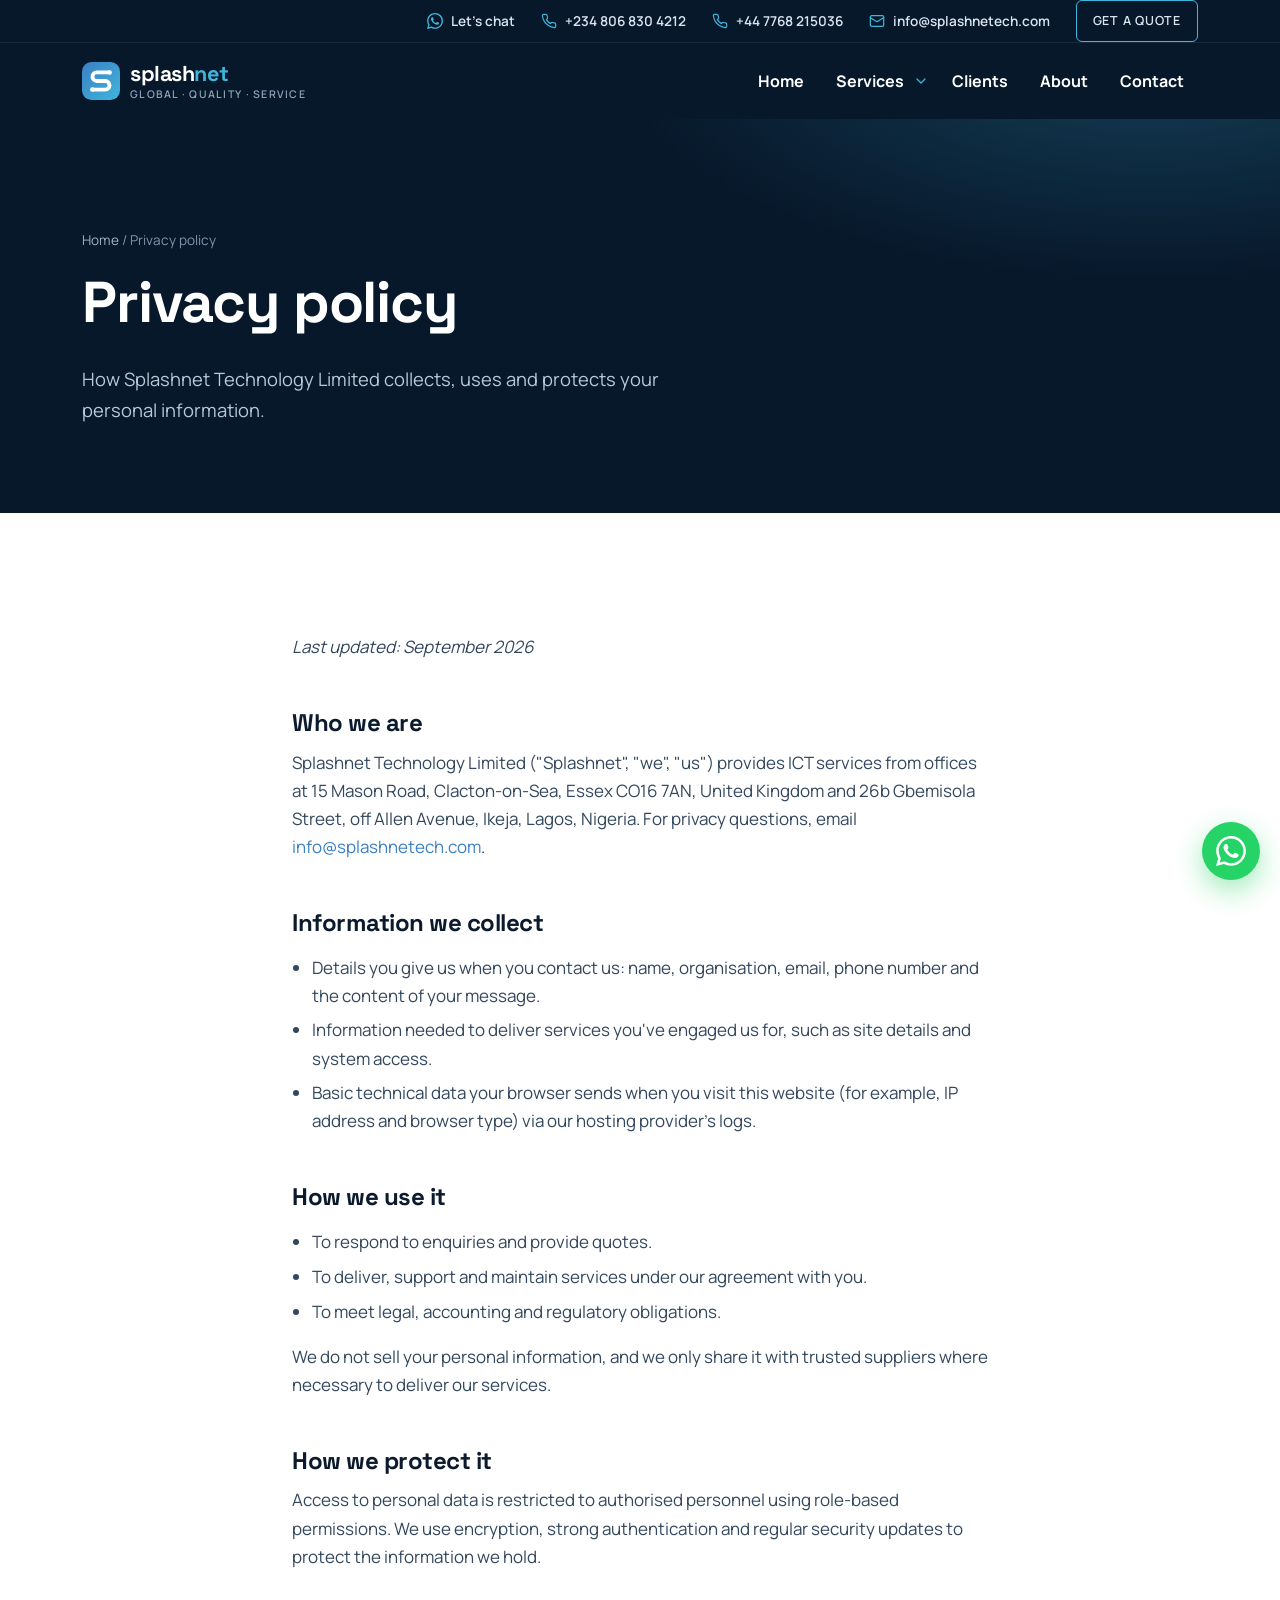
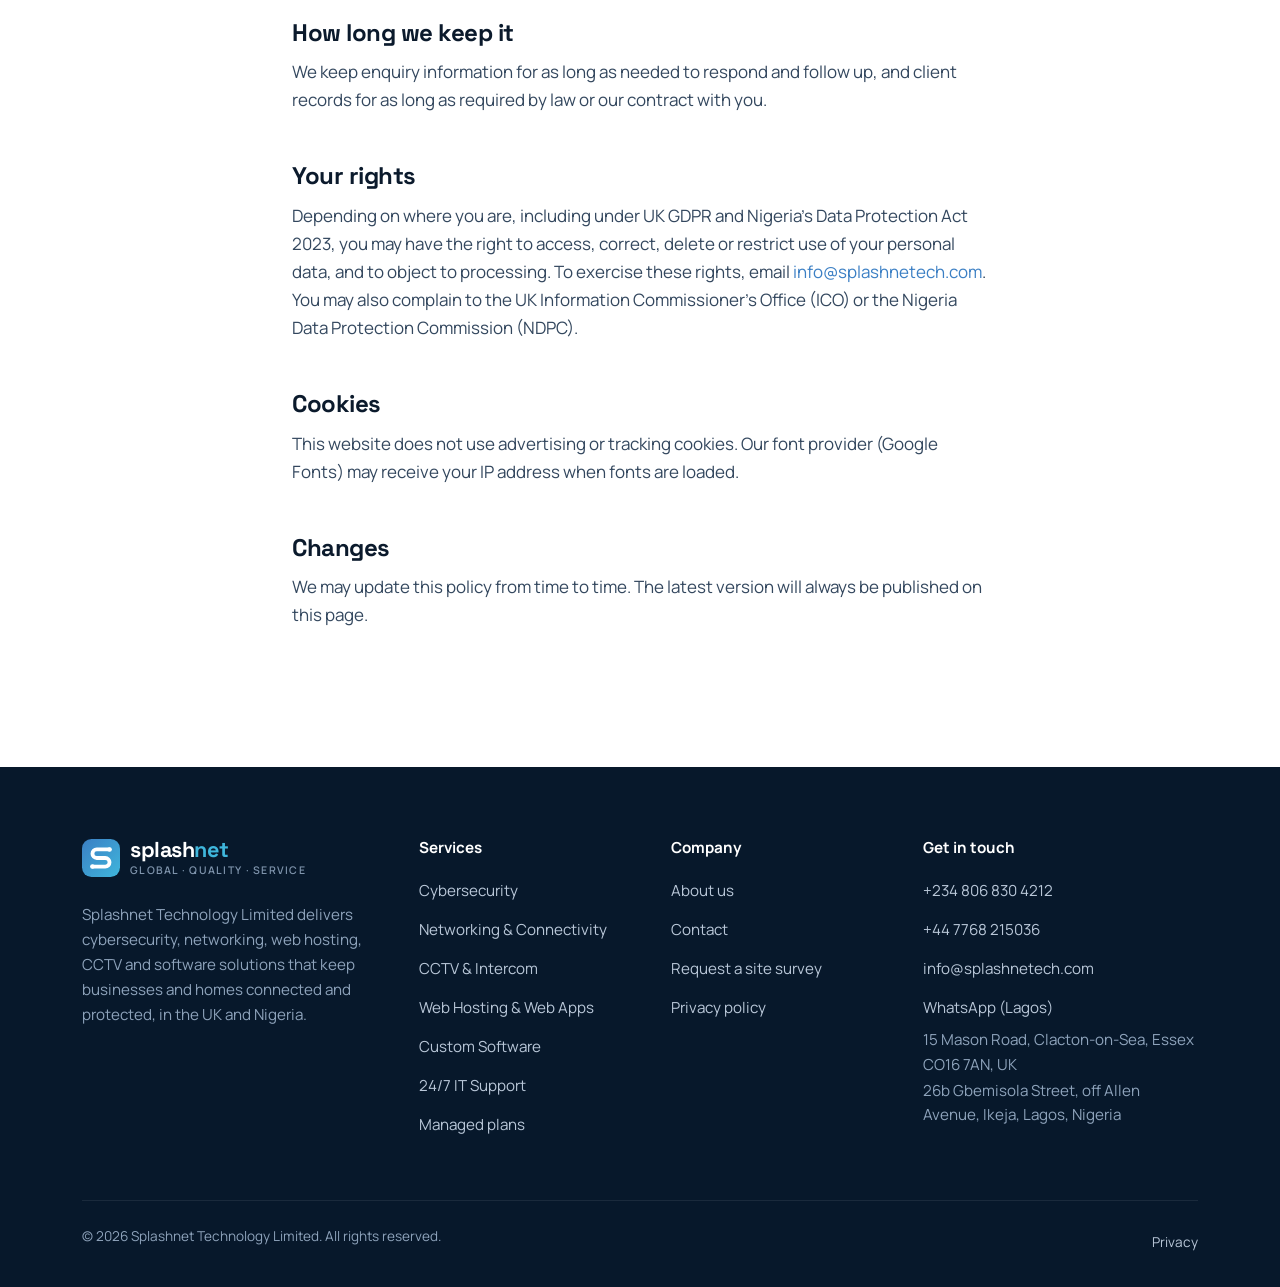
<file: privacy.html>
<!doctype html>
<html lang="en-GB" class="no-js">
<head>
<meta charset="utf-8">
<meta name="viewport" content="width=device-width, initial-scale=1">
<title>Privacy Policy | Splashnet Technology</title>
<meta name="description" content="Privacy policy for Splashnet Technology Limited.">
<meta name="theme-color" content="#07182b">
<link rel="icon" href="assets/img/favicon.svg" type="image/svg+xml">
<meta property="og:type" content="website">
<meta property="og:site_name" content="Splashnet Technology">
<meta property="og:title" content="Privacy Policy | Splashnet Technology">
<meta property="og:description" content="Privacy policy for Splashnet Technology Limited.">
<link rel="preconnect" href="https://fonts.googleapis.com">
<link rel="preconnect" href="https://fonts.gstatic.com" crossorigin>
<link href="https://fonts.googleapis.com/css2?family=Manrope:wght@400;500;600;700;800&family=Space+Grotesk:wght@500;600;700&display=swap" rel="stylesheet">
<link rel="stylesheet" href="assets/css/styles.css?v=9cc8fca6">
</head>
<body>
<a class="skip-link" href="#main">Skip to content</a>
<header class="site-header">
  <div class="topbar">
    <div class="container topbar__inner">
      <a href="https://wa.me/2348068304212?text=Hello%20Splashnet%2C%20I%27d%20like%20to%20discuss%20a%20project." target="_blank" rel="noopener"><svg viewBox="0 0 24 24" fill="currentColor" aria-hidden="true"><path d="M17.47 14.38c-.3-.15-1.76-.87-2.03-.97-.27-.1-.47-.15-.67.15-.2.3-.77.97-.94 1.17-.17.2-.35.22-.64.07-.3-.15-1.26-.46-2.4-1.48-.89-.79-1.49-1.77-1.66-2.07-.17-.3-.02-.46.13-.61.13-.13.3-.35.45-.52.15-.17.2-.3.3-.5.1-.2.05-.37-.02-.52-.08-.15-.67-1.62-.92-2.22-.24-.58-.49-.5-.67-.51h-.57c-.2 0-.52.07-.8.37-.27.3-1.04 1.02-1.04 2.48s1.07 2.88 1.21 3.08c.15.2 2.1 3.2 5.08 4.49.71.31 1.26.49 1.7.63.71.22 1.36.19 1.87.12.57-.09 1.76-.72 2.01-1.41.25-.7.25-1.29.17-1.41-.07-.13-.27-.2-.57-.35zM12.05 21.8h-.01a9.87 9.87 0 0 1-5.03-1.38l-.36-.21-3.74.98 1-3.65-.24-.37a9.86 9.86 0 0 1-1.51-5.26c0-5.45 4.44-9.88 9.89-9.88a9.82 9.82 0 0 1 6.99 2.9 9.82 9.82 0 0 1 2.89 6.99c0 5.45-4.44 9.88-9.88 9.88zm8.41-18.3A11.81 11.81 0 0 0 12.05 0C5.5 0 .16 5.34.16 11.89c0 2.1.55 4.14 1.59 5.95L.06 24l6.3-1.65a11.88 11.88 0 0 0 5.68 1.45h.01c6.55 0 11.89-5.34 11.89-11.89 0-3.18-1.24-6.16-3.48-8.41z"/></svg> Let's chat</a>
      <a class="topbar__hide-sm" href="tel:+2348068304212"><svg viewBox="0 0 24 24" fill="none" stroke="currentColor" stroke-width="1.8" stroke-linecap="round" stroke-linejoin="round" aria-hidden="true"><path d="M22 16.92v3a2 2 0 0 1-2.18 2 19.8 19.8 0 0 1-8.63-3.07 19.5 19.5 0 0 1-6-6A19.8 19.8 0 0 1 2.12 4.18 2 2 0 0 1 4.11 2h3a2 2 0 0 1 2 1.72c.13.96.36 1.9.7 2.81a2 2 0 0 1-.45 2.11L8.09 9.91a16 16 0 0 0 6 6l1.27-1.27a2 2 0 0 1 2.11-.45c.91.34 1.85.57 2.81.7A2 2 0 0 1 22 16.92z"/></svg> +234 806 830 4212</a>
      <a class="topbar__hide-sm" href="tel:+447768215036"><svg viewBox="0 0 24 24" fill="none" stroke="currentColor" stroke-width="1.8" stroke-linecap="round" stroke-linejoin="round" aria-hidden="true"><path d="M22 16.92v3a2 2 0 0 1-2.18 2 19.8 19.8 0 0 1-8.63-3.07 19.5 19.5 0 0 1-6-6A19.8 19.8 0 0 1 2.12 4.18 2 2 0 0 1 4.11 2h3a2 2 0 0 1 2 1.72c.13.96.36 1.9.7 2.81a2 2 0 0 1-.45 2.11L8.09 9.91a16 16 0 0 0 6 6l1.27-1.27a2 2 0 0 1 2.11-.45c.91.34 1.85.57 2.81.7A2 2 0 0 1 22 16.92z"/></svg> +44 7768 215036</a>
      <a class="topbar__hide-sm" href="mailto:info@splashnetech.com"><svg viewBox="0 0 24 24" fill="none" stroke="currentColor" stroke-width="1.8" stroke-linecap="round" stroke-linejoin="round" aria-hidden="true"><rect x="2" y="4" width="20" height="16" rx="2"/><path d="m22 7-10 6L2 7"/></svg> info@splashnetech.com</a>
      <a class="topbar__cta" href="contact.html">Get a quote</a>
    </div>
  </div>
  <div class="container nav">
    <a class="logo" href="index.html" aria-label="Splashnet Technology — home"><img class="logo__mark" src="assets/img/logo-mark.svg" alt="" width="38" height="38"><span class="logo__text"><span class="logo__name">splash<span>net</span></span><span class="logo__tag">Global · Quality · Service</span></span></a>
    <button class="nav__toggle" aria-label="Open menu" aria-expanded="false" aria-controls="nav-menu"><span></span></button>
    <nav class="nav__menu" id="nav-menu" aria-label="Main">
      <ul class="nav__links">
        <li><a href="index.html">Home</a></li>
        <li class="has-mega"><a href="services.html">Services</a><button class="mega__toggle" aria-expanded="false" aria-controls="mega-services" aria-label="Show services"><svg viewBox="0 0 24 24" fill="none" stroke="currentColor" stroke-width="1.8" stroke-linecap="round" stroke-linejoin="round" aria-hidden="true"><path d="m6 9 6 6 6-6"/></svg></button>
          <div class="mega" id="mega-services"><div class="container mega__grid"><div class="mega__col"><p class="mega__title">Security</p><ul><li><a href="services.html#cybersecurity"><span class="mega__icon"><svg viewBox="0 0 24 24" fill="none" stroke="currentColor" stroke-width="1.8" stroke-linecap="round" stroke-linejoin="round" aria-hidden="true"><path d="M12 22s8-4 8-10V5l-8-3-8 3v7c0 6 8 10 8 10z"/><path d="m9 12 2 2 4-4"/></svg></span><span><strong>Cybersecurity</strong><small>Firewalls, endpoints &amp; encryption</small></span></a></li><li><a href="services.html#cctv"><span class="mega__icon"><svg viewBox="0 0 24 24" fill="none" stroke="currentColor" stroke-width="1.8" stroke-linecap="round" stroke-linejoin="round" aria-hidden="true"><path d="M16.75 12h3.63a1 1 0 0 1 .96 1.28l-.84 2.9"/><path d="M2 20h2a3 3 0 0 0 3-3v-3"/><path d="M4 14v6"/><path d="m7.2 5.2 11.7 4.2a1 1 0 0 1 .6 1.3l-1.3 3.5a1 1 0 0 1-1.3.6L5.2 10.6A1 1 0 0 1 4.6 9.3l1.3-3.5a1 1 0 0 1 1.3-.6z"/><circle cx="16" cy="11" r=".5"/></svg></span><span><strong>CCTV, Intercom &amp; Access</strong><small>Cameras, entry &amp; remote viewing</small></span></a></li></ul></div><div class="mega__col"><p class="mega__title">Infrastructure</p><ul><li><a href="services.html#networking"><span class="mega__icon"><svg viewBox="0 0 24 24" fill="none" stroke="currentColor" stroke-width="1.8" stroke-linecap="round" stroke-linejoin="round" aria-hidden="true"><path d="M5 12.55a11 11 0 0 1 14.08 0"/><path d="M1.42 9a16 16 0 0 1 21.16 0"/><path d="M8.53 16.11a6 6 0 0 1 6.95 0"/><path d="M12 20h.01"/></svg></span><span><strong>Networking &amp; Connectivity</strong><small>Wired &amp; wireless networks</small></span></a></li><li><a href="services.html#support"><span class="mega__icon"><svg viewBox="0 0 24 24" fill="none" stroke="currentColor" stroke-width="1.8" stroke-linecap="round" stroke-linejoin="round" aria-hidden="true"><path d="M3 14v-3a9 9 0 0 1 18 0v3"/><path d="M21 16a2 2 0 0 1-2 2h-1v-6h1a2 2 0 0 1 2 2z"/><path d="M3 16a2 2 0 0 0 2 2h1v-6H5a2 2 0 0 0-2 2z"/><path d="M19 18c0 2-2 3-5 3"/></svg></span><span><strong>24/7 IT Support</strong><small>Helpdesk &amp; secure remote access</small></span></a></li></ul></div><div class="mega__col"><p class="mega__title">Web &amp; software</p><ul><li><a href="services.html#web"><span class="mega__icon"><svg viewBox="0 0 24 24" fill="none" stroke="currentColor" stroke-width="1.8" stroke-linecap="round" stroke-linejoin="round" aria-hidden="true"><rect x="2" y="3" width="20" height="14" rx="2"/><path d="M8 21h8"/><path d="M12 17v4"/><path d="m7 8 2 2-2 2"/><path d="M12 12h4"/></svg></span><span><strong>Web Hosting &amp; Web Apps</strong><small>Built, hosted &amp; kept running</small></span></a></li><li><a href="services.html#software"><span class="mega__icon"><svg viewBox="0 0 24 24" fill="none" stroke="currentColor" stroke-width="1.8" stroke-linecap="round" stroke-linejoin="round" aria-hidden="true"><path d="m16 18 6-6-6-6"/><path d="m8 6-6 6 6 6"/></svg></span><span><strong>Custom Software</strong><small>Applications built around you</small></span></a></li><li><a href="services.html#plans"><span class="mega__icon"><svg viewBox="0 0 24 24" fill="none" stroke="currentColor" stroke-width="1.8" stroke-linecap="round" stroke-linejoin="round" aria-hidden="true"><rect x="3" y="4" width="18" height="18" rx="2"/><path d="M16 2v4M8 2v4M3 10h18"/></svg></span><span><strong>Managed plans</strong><small>Ongoing protection, monthly</small></span></a></li></ul></div></div></div>
        </li>
        <li><a href="index.html#clients">Clients</a></li>
        <li><a href="about.html">About</a></li>
        <li><a href="contact.html">Contact</a></li>
        <li class="nav__cta"><a class="btn btn--primary" href="contact.html">Get a quote</a></li>
      </ul>
    </nav>
  </div>
</header>
<main id="main">
<section class="page-hero">
  <div class="container">
    <div class="crumbs"><a href="index.html">Home</a> / Privacy policy</div>
    <h1>Privacy policy</h1>
    <p>How Splashnet Technology Limited collects, uses and protects your personal information.</p>
  </div>
</section>
<section class="section">
  <div class="container prose">
    <p><em>Last updated: September 2026</em></p>
    <h2>Who we are</h2>
    <p>Splashnet Technology Limited ("Splashnet", "we", "us") provides ICT services from offices at 15 Mason Road, Clacton-on-Sea, Essex CO16 7AN, United Kingdom and 26b Gbemisola Street, off Allen Avenue, Ikeja, Lagos, Nigeria. For privacy questions, email <a href="mailto:info@splashnetech.com">info@splashnetech.com</a>.</p>
    <h2>Information we collect</h2>
    <ul>
      <li>Details you give us when you contact us: name, organisation, email, phone number and the content of your message.</li>
      <li>Information needed to deliver services you've engaged us for, such as site details and system access.</li>
      <li>Basic technical data your browser sends when you visit this website (for example, IP address and browser type) via our hosting provider's logs.</li>
    </ul>
    <h2>How we use it</h2>
    <ul>
      <li>To respond to enquiries and provide quotes.</li>
      <li>To deliver, support and maintain services under our agreement with you.</li>
      <li>To meet legal, accounting and regulatory obligations.</li>
    </ul>
    <p>We do not sell your personal information, and we only share it with trusted suppliers where necessary to deliver our services.</p>
    <h2>How we protect it</h2>
    <p>Access to personal data is restricted to authorised personnel using role-based permissions. We use encryption, strong authentication and regular security updates to protect the information we hold.</p>
    <h2>How long we keep it</h2>
    <p>We keep enquiry information for as long as needed to respond and follow up, and client records for as long as required by law or our contract with you.</p>
    <h2>Your rights</h2>
    <p>Depending on where you are, including under UK GDPR and Nigeria's Data Protection Act 2023, you may have the right to access, correct, delete or restrict use of your personal data, and to object to processing. To exercise these rights, email <a href="mailto:info@splashnetech.com">info@splashnetech.com</a>. You may also complain to the UK Information Commissioner's Office (ICO) or the Nigeria Data Protection Commission (NDPC).</p>
    <h2>Cookies</h2>
    <p>This website does not use advertising or tracking cookies. Our font provider (Google Fonts) may receive your IP address when fonts are loaded.</p>
    <h2>Changes</h2>
    <p>We may update this policy from time to time. The latest version will always be published on this page.</p>
  </div>
</section>

</main>
<footer class="site-footer">
  <div class="container">
    <div class="footer__grid">
      <div>
        <a class="logo" href="index.html" aria-label="Splashnet Technology — home"><img class="logo__mark" src="assets/img/logo-mark.svg" alt="" width="38" height="38"><span class="logo__text"><span class="logo__name">splash<span>net</span></span><span class="logo__tag">Global · Quality · Service</span></span></a>
        <p class="footer__about">Splashnet Technology Limited delivers cybersecurity, networking, web hosting, CCTV and software solutions that keep businesses and homes connected and protected, in the UK and Nigeria.</p>
      </div>
      <div>
        <h4>Services</h4>
        <ul>
          <li><a href="services.html#cybersecurity">Cybersecurity</a></li>
          <li><a href="services.html#networking">Networking &amp; Connectivity</a></li>
          <li><a href="services.html#cctv">CCTV &amp; Intercom</a></li>
          <li><a href="services.html#web">Web Hosting &amp; Web Apps</a></li>
          <li><a href="services.html#software">Custom Software</a></li>
          <li><a href="services.html#support">24/7 IT Support</a></li>
          <li><a href="services.html#plans">Managed plans</a></li>
        </ul>
      </div>
      <div>
        <h4>Company</h4>
        <ul>
          <li><a href="about.html">About us</a></li>
          <li><a href="contact.html">Contact</a></li>
          <li><a href="contact.html">Request a site survey</a></li>
          <li><a href="privacy.html">Privacy policy</a></li>
        </ul>
      </div>
      <div>
        <h4>Get in touch</h4>
        <ul>
          <li><a href="tel:+2348068304212">+234 806 830 4212</a></li>
          <li><a href="tel:+447768215036">+44 7768 215036</a></li>
          <li><a href="mailto:info@splashnetech.com">info@splashnetech.com</a></li>
          <li><a href="https://wa.me/2348068304212?text=Hello%20Splashnet%2C%20I%27d%20like%20to%20discuss%20a%20project." target="_blank" rel="noopener">WhatsApp (Lagos)</a></li>
          <li><address>15 Mason Road, Clacton-on-Sea, Essex CO16 7AN, UK</address></li>
          <li><address>26b Gbemisola Street, off Allen Avenue, Ikeja, Lagos, Nigeria</address></li>
        </ul>
      </div>
    </div>
    <div class="footer__bottom">
      <span>© <span data-year>2026</span> Splashnet Technology Limited. All rights reserved.</span>
      <span><a href="privacy.html">Privacy</a></span>
    </div>
  </div>
</footer>
<a class="wa-float" href="https://wa.me/2348068304212?text=Hello%20Splashnet%2C%20I%27d%20like%20to%20discuss%20a%20project." target="_blank" rel="noopener" aria-label="Chat with us on WhatsApp"><svg viewBox="0 0 24 24" fill="currentColor" aria-hidden="true"><path d="M17.47 14.38c-.3-.15-1.76-.87-2.03-.97-.27-.1-.47-.15-.67.15-.2.3-.77.97-.94 1.17-.17.2-.35.22-.64.07-.3-.15-1.26-.46-2.4-1.48-.89-.79-1.49-1.77-1.66-2.07-.17-.3-.02-.46.13-.61.13-.13.3-.35.45-.52.15-.17.2-.3.3-.5.1-.2.05-.37-.02-.52-.08-.15-.67-1.62-.92-2.22-.24-.58-.49-.5-.67-.51h-.57c-.2 0-.52.07-.8.37-.27.3-1.04 1.02-1.04 2.48s1.07 2.88 1.21 3.08c.15.2 2.1 3.2 5.08 4.49.71.31 1.26.49 1.7.63.71.22 1.36.19 1.87.12.57-.09 1.76-.72 2.01-1.41.25-.7.25-1.29.17-1.41-.07-.13-.27-.2-.57-.35zM12.05 21.8h-.01a9.87 9.87 0 0 1-5.03-1.38l-.36-.21-3.74.98 1-3.65-.24-.37a9.86 9.86 0 0 1-1.51-5.26c0-5.45 4.44-9.88 9.89-9.88a9.82 9.82 0 0 1 6.99 2.9 9.82 9.82 0 0 1 2.89 6.99c0 5.45-4.44 9.88-9.88 9.88zm8.41-18.3A11.81 11.81 0 0 0 12.05 0C5.5 0 .16 5.34.16 11.89c0 2.1.55 4.14 1.59 5.95L.06 24l6.3-1.65a11.88 11.88 0 0 0 5.68 1.45h.01c6.55 0 11.89-5.34 11.89-11.89 0-3.18-1.24-6.16-3.48-8.41z"/></svg></a>
<script src="assets/js/main.js?v=9f4cb22e" defer></script>
</body>
</html>
</file>
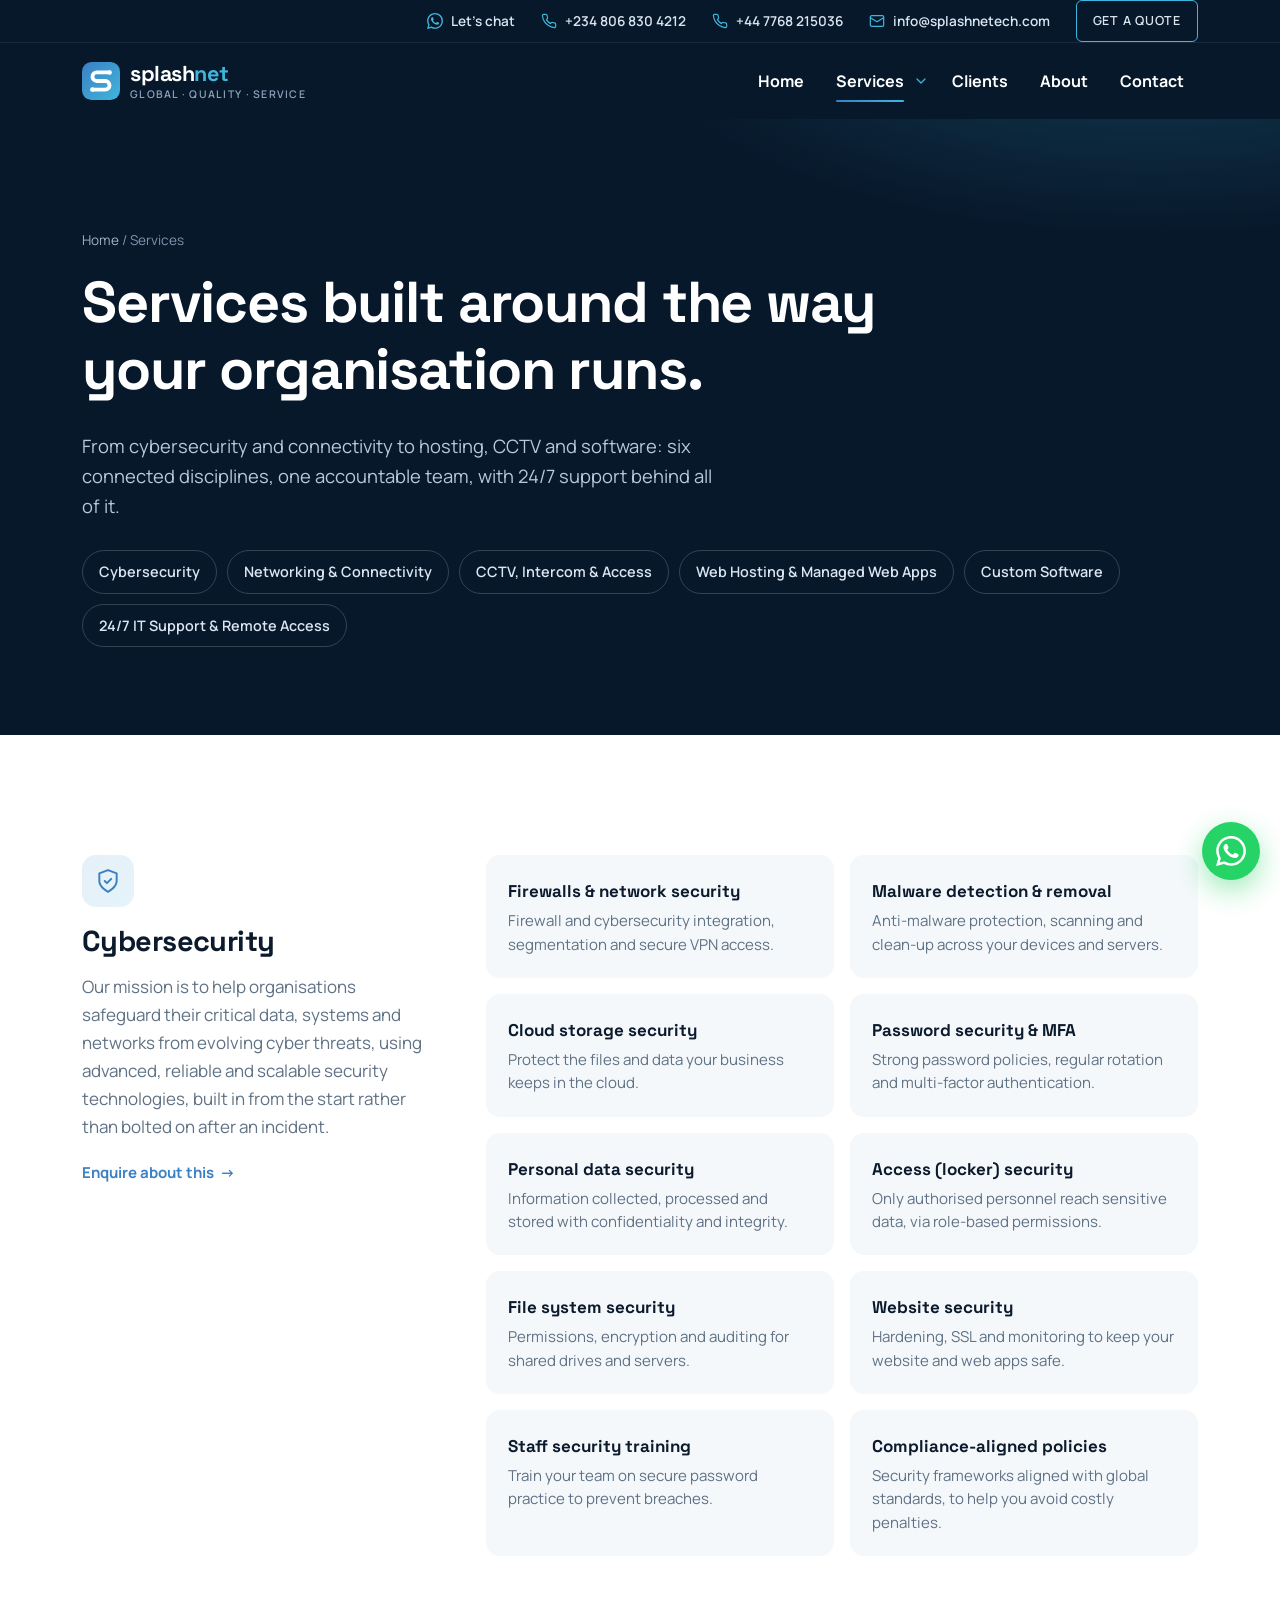
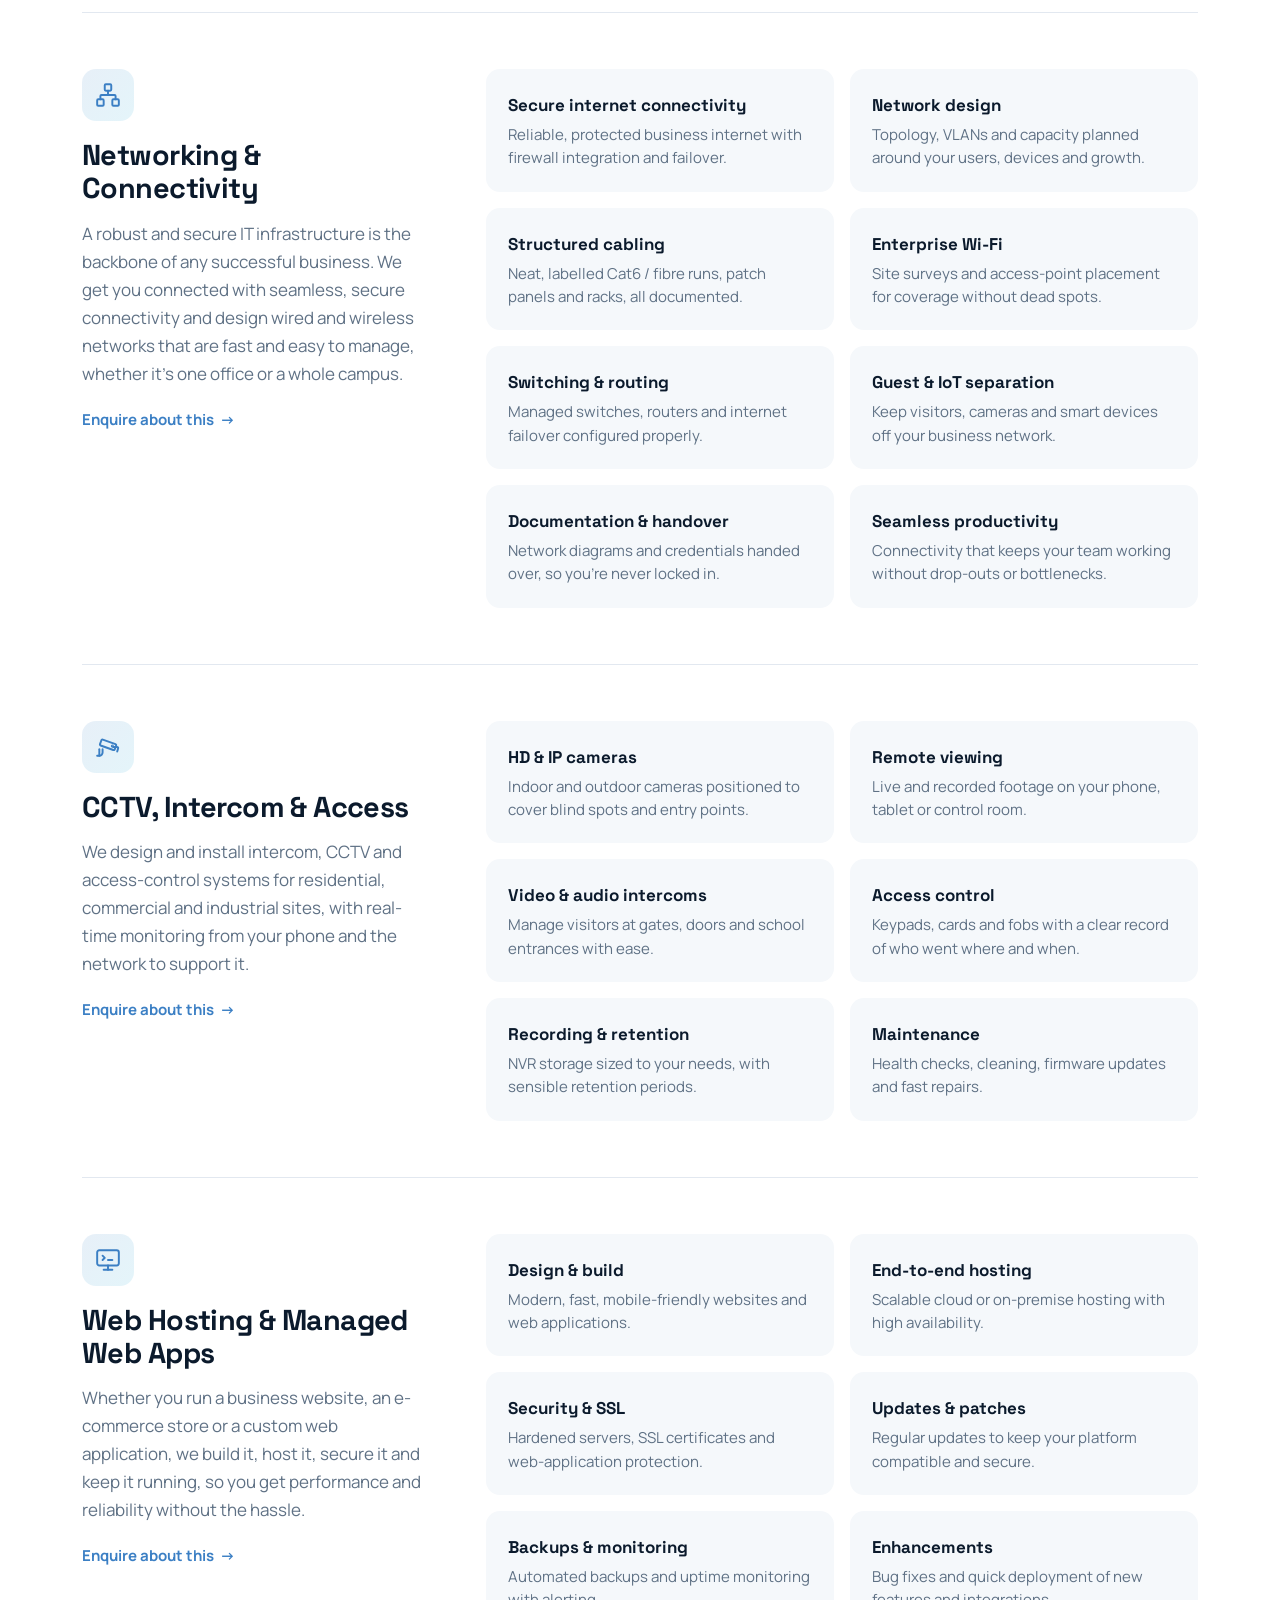
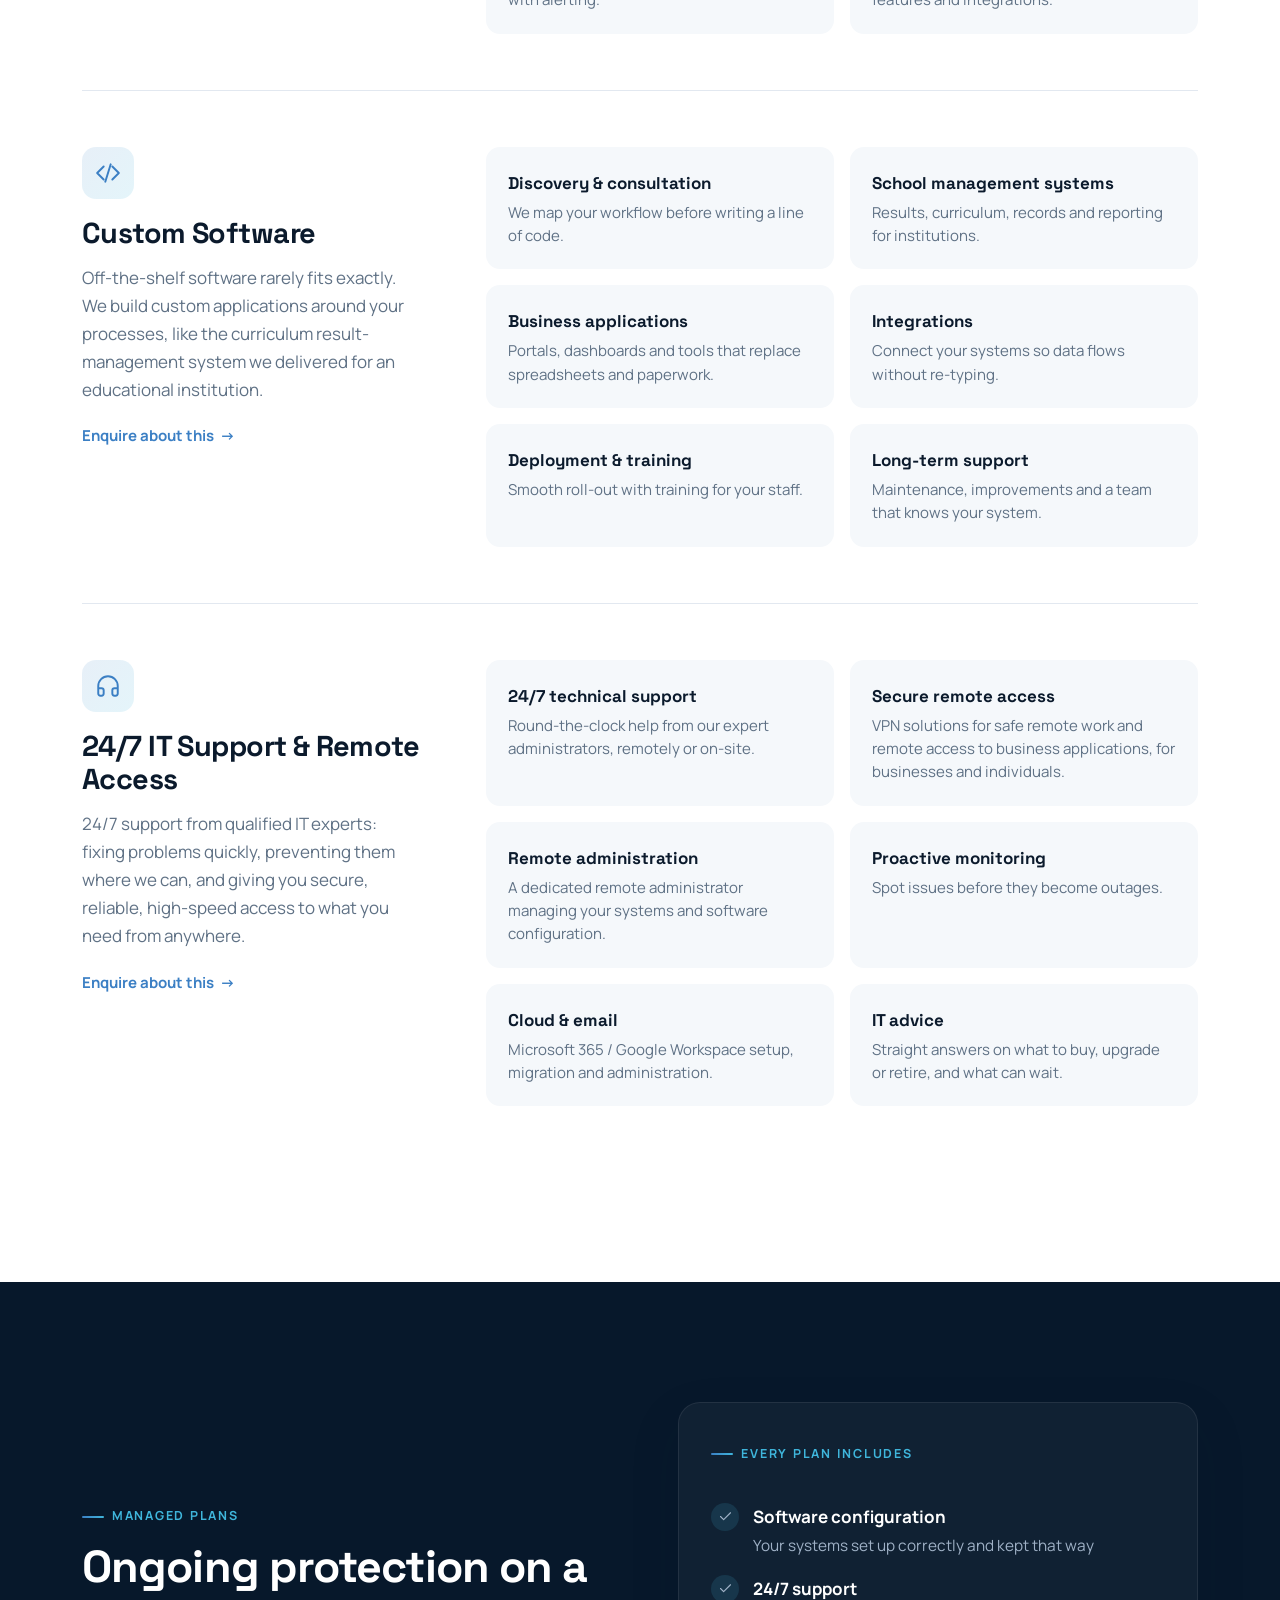
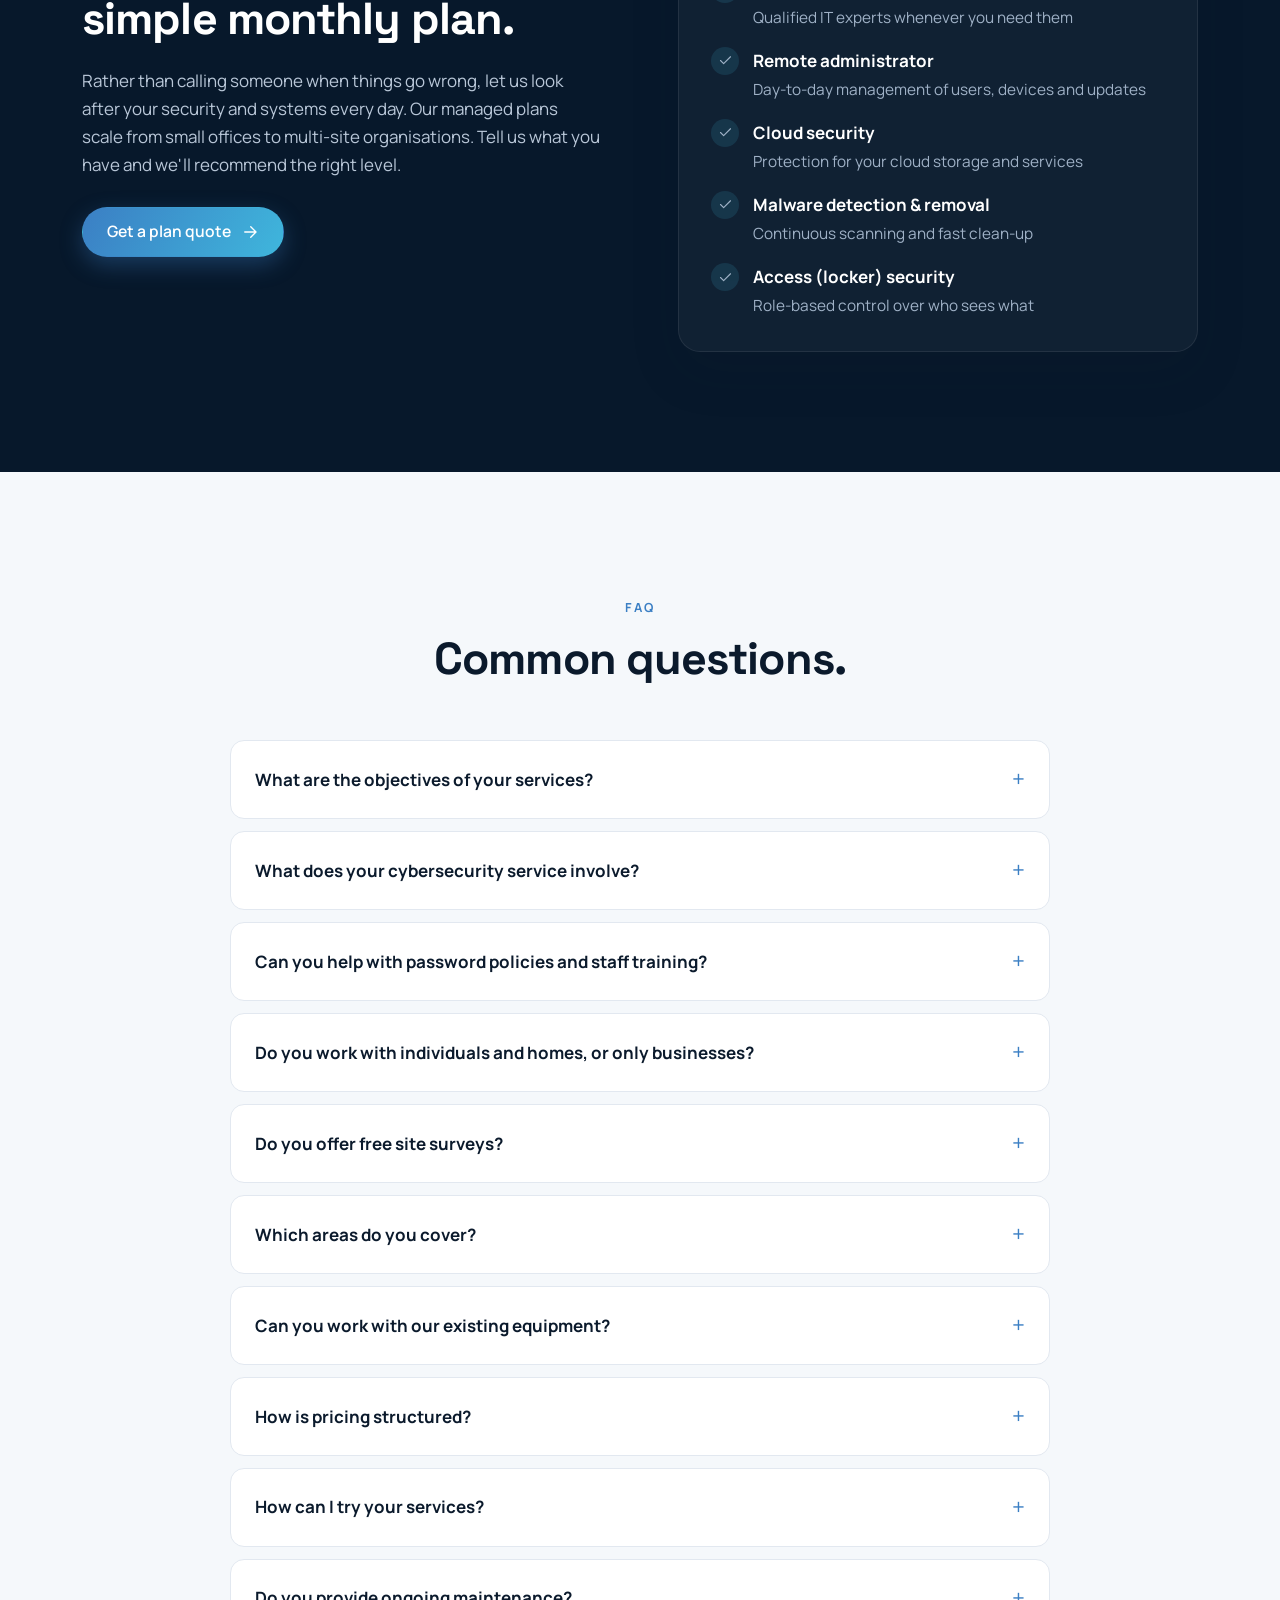
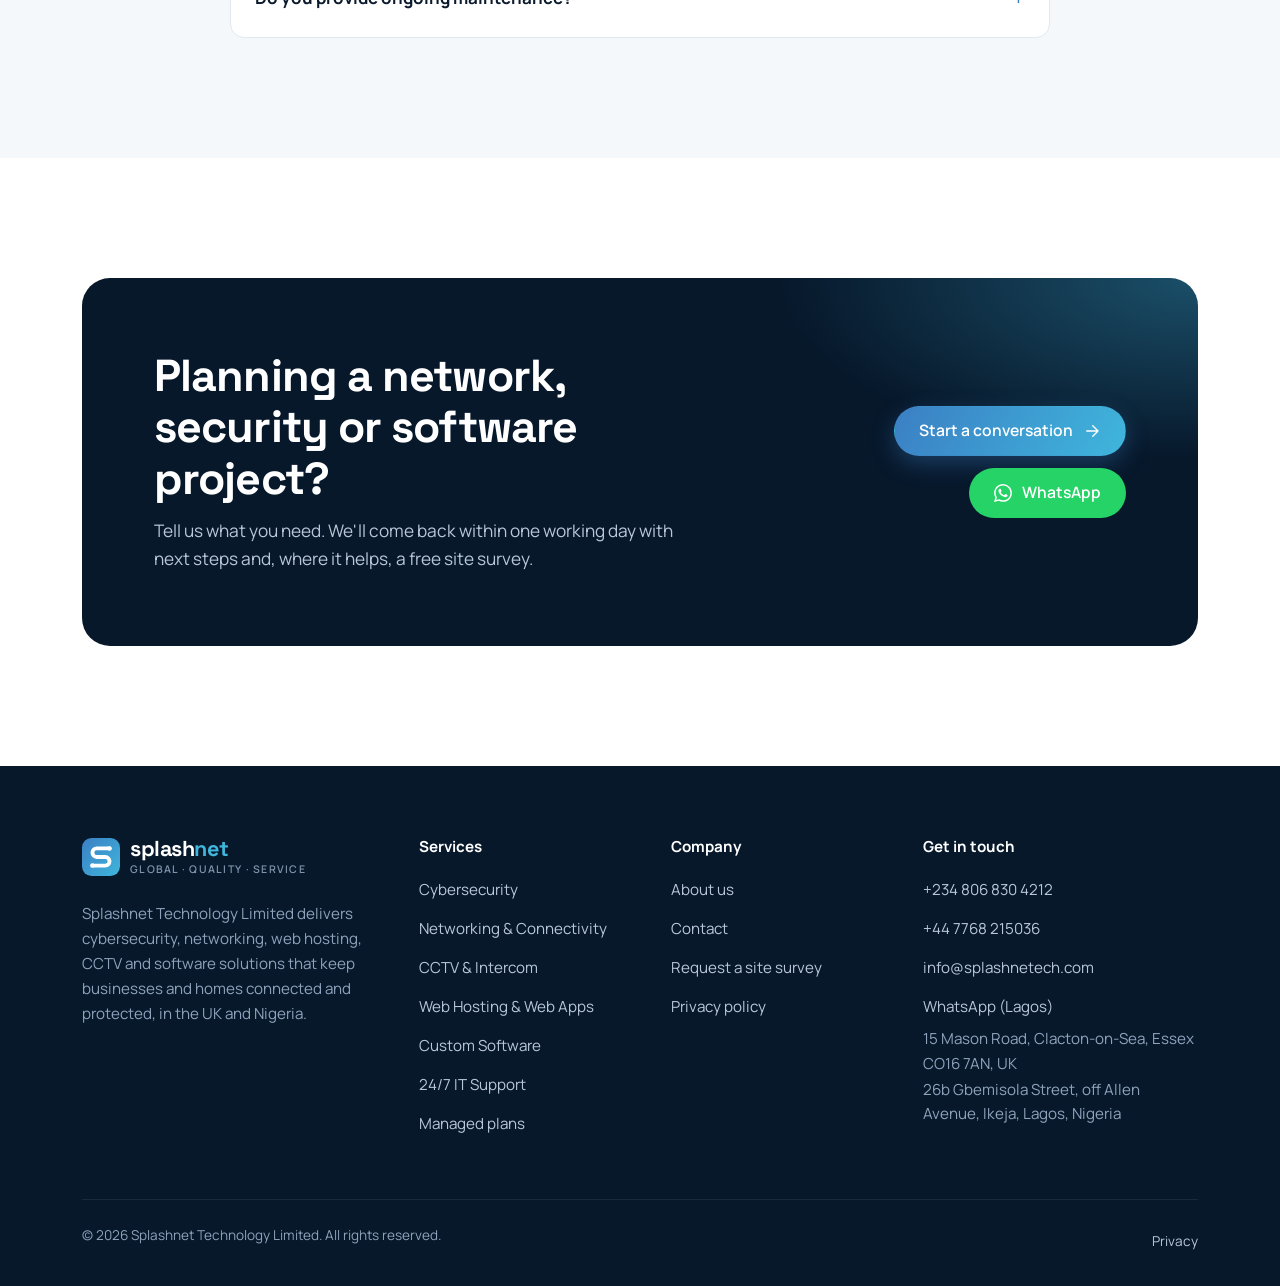
<file: services.html>
<!doctype html>
<html lang="en-GB" class="no-js">
<head>
<meta charset="utf-8">
<meta name="viewport" content="width=device-width, initial-scale=1">
<title>Services | Splashnet Technology</title>
<meta name="description" content="Networking & Wi-Fi, CCTV & intercom, cybersecurity, managed web applications, custom software and IT support from Splashnet Technology in the UK and Nigeria.">
<meta name="theme-color" content="#07182b">
<link rel="icon" href="assets/img/favicon.svg" type="image/svg+xml">
<meta property="og:type" content="website">
<meta property="og:site_name" content="Splashnet Technology">
<meta property="og:title" content="Services | Splashnet Technology">
<meta property="og:description" content="Networking & Wi-Fi, CCTV & intercom, cybersecurity, managed web applications, custom software and IT support from Splashnet Technology in the UK and Nigeria.">
<link rel="preconnect" href="https://fonts.googleapis.com">
<link rel="preconnect" href="https://fonts.gstatic.com" crossorigin>
<link href="https://fonts.googleapis.com/css2?family=Manrope:wght@400;500;600;700;800&family=Space+Grotesk:wght@500;600;700&display=swap" rel="stylesheet">
<link rel="stylesheet" href="assets/css/styles.css?v=9cc8fca6">
</head>
<body>
<a class="skip-link" href="#main">Skip to content</a>
<header class="site-header">
  <div class="topbar">
    <div class="container topbar__inner">
      <a href="https://wa.me/2348068304212?text=Hello%20Splashnet%2C%20I%27d%20like%20to%20discuss%20a%20project." target="_blank" rel="noopener"><svg viewBox="0 0 24 24" fill="currentColor" aria-hidden="true"><path d="M17.47 14.38c-.3-.15-1.76-.87-2.03-.97-.27-.1-.47-.15-.67.15-.2.3-.77.97-.94 1.17-.17.2-.35.22-.64.07-.3-.15-1.26-.46-2.4-1.48-.89-.79-1.49-1.77-1.66-2.07-.17-.3-.02-.46.13-.61.13-.13.3-.35.45-.52.15-.17.2-.3.3-.5.1-.2.05-.37-.02-.52-.08-.15-.67-1.62-.92-2.22-.24-.58-.49-.5-.67-.51h-.57c-.2 0-.52.07-.8.37-.27.3-1.04 1.02-1.04 2.48s1.07 2.88 1.21 3.08c.15.2 2.1 3.2 5.08 4.49.71.31 1.26.49 1.7.63.71.22 1.36.19 1.87.12.57-.09 1.76-.72 2.01-1.41.25-.7.25-1.29.17-1.41-.07-.13-.27-.2-.57-.35zM12.05 21.8h-.01a9.87 9.87 0 0 1-5.03-1.38l-.36-.21-3.74.98 1-3.65-.24-.37a9.86 9.86 0 0 1-1.51-5.26c0-5.45 4.44-9.88 9.89-9.88a9.82 9.82 0 0 1 6.99 2.9 9.82 9.82 0 0 1 2.89 6.99c0 5.45-4.44 9.88-9.88 9.88zm8.41-18.3A11.81 11.81 0 0 0 12.05 0C5.5 0 .16 5.34.16 11.89c0 2.1.55 4.14 1.59 5.95L.06 24l6.3-1.65a11.88 11.88 0 0 0 5.68 1.45h.01c6.55 0 11.89-5.34 11.89-11.89 0-3.18-1.24-6.16-3.48-8.41z"/></svg> Let's chat</a>
      <a class="topbar__hide-sm" href="tel:+2348068304212"><svg viewBox="0 0 24 24" fill="none" stroke="currentColor" stroke-width="1.8" stroke-linecap="round" stroke-linejoin="round" aria-hidden="true"><path d="M22 16.92v3a2 2 0 0 1-2.18 2 19.8 19.8 0 0 1-8.63-3.07 19.5 19.5 0 0 1-6-6A19.8 19.8 0 0 1 2.12 4.18 2 2 0 0 1 4.11 2h3a2 2 0 0 1 2 1.72c.13.96.36 1.9.7 2.81a2 2 0 0 1-.45 2.11L8.09 9.91a16 16 0 0 0 6 6l1.27-1.27a2 2 0 0 1 2.11-.45c.91.34 1.85.57 2.81.7A2 2 0 0 1 22 16.92z"/></svg> +234 806 830 4212</a>
      <a class="topbar__hide-sm" href="tel:+447768215036"><svg viewBox="0 0 24 24" fill="none" stroke="currentColor" stroke-width="1.8" stroke-linecap="round" stroke-linejoin="round" aria-hidden="true"><path d="M22 16.92v3a2 2 0 0 1-2.18 2 19.8 19.8 0 0 1-8.63-3.07 19.5 19.5 0 0 1-6-6A19.8 19.8 0 0 1 2.12 4.18 2 2 0 0 1 4.11 2h3a2 2 0 0 1 2 1.72c.13.96.36 1.9.7 2.81a2 2 0 0 1-.45 2.11L8.09 9.91a16 16 0 0 0 6 6l1.27-1.27a2 2 0 0 1 2.11-.45c.91.34 1.85.57 2.81.7A2 2 0 0 1 22 16.92z"/></svg> +44 7768 215036</a>
      <a class="topbar__hide-sm" href="mailto:info@splashnetech.com"><svg viewBox="0 0 24 24" fill="none" stroke="currentColor" stroke-width="1.8" stroke-linecap="round" stroke-linejoin="round" aria-hidden="true"><rect x="2" y="4" width="20" height="16" rx="2"/><path d="m22 7-10 6L2 7"/></svg> info@splashnetech.com</a>
      <a class="topbar__cta" href="contact.html">Get a quote</a>
    </div>
  </div>
  <div class="container nav">
    <a class="logo" href="index.html" aria-label="Splashnet Technology — home"><img class="logo__mark" src="assets/img/logo-mark.svg" alt="" width="38" height="38"><span class="logo__text"><span class="logo__name">splash<span>net</span></span><span class="logo__tag">Global · Quality · Service</span></span></a>
    <button class="nav__toggle" aria-label="Open menu" aria-expanded="false" aria-controls="nav-menu"><span></span></button>
    <nav class="nav__menu" id="nav-menu" aria-label="Main">
      <ul class="nav__links">
        <li><a href="index.html">Home</a></li>
        <li class="has-mega"><a href="services.html" aria-current="page">Services</a><button class="mega__toggle" aria-expanded="false" aria-controls="mega-services" aria-label="Show services"><svg viewBox="0 0 24 24" fill="none" stroke="currentColor" stroke-width="1.8" stroke-linecap="round" stroke-linejoin="round" aria-hidden="true"><path d="m6 9 6 6 6-6"/></svg></button>
          <div class="mega" id="mega-services"><div class="container mega__grid"><div class="mega__col"><p class="mega__title">Security</p><ul><li><a href="services.html#cybersecurity"><span class="mega__icon"><svg viewBox="0 0 24 24" fill="none" stroke="currentColor" stroke-width="1.8" stroke-linecap="round" stroke-linejoin="round" aria-hidden="true"><path d="M12 22s8-4 8-10V5l-8-3-8 3v7c0 6 8 10 8 10z"/><path d="m9 12 2 2 4-4"/></svg></span><span><strong>Cybersecurity</strong><small>Firewalls, endpoints &amp; encryption</small></span></a></li><li><a href="services.html#cctv"><span class="mega__icon"><svg viewBox="0 0 24 24" fill="none" stroke="currentColor" stroke-width="1.8" stroke-linecap="round" stroke-linejoin="round" aria-hidden="true"><path d="M16.75 12h3.63a1 1 0 0 1 .96 1.28l-.84 2.9"/><path d="M2 20h2a3 3 0 0 0 3-3v-3"/><path d="M4 14v6"/><path d="m7.2 5.2 11.7 4.2a1 1 0 0 1 .6 1.3l-1.3 3.5a1 1 0 0 1-1.3.6L5.2 10.6A1 1 0 0 1 4.6 9.3l1.3-3.5a1 1 0 0 1 1.3-.6z"/><circle cx="16" cy="11" r=".5"/></svg></span><span><strong>CCTV, Intercom &amp; Access</strong><small>Cameras, entry &amp; remote viewing</small></span></a></li></ul></div><div class="mega__col"><p class="mega__title">Infrastructure</p><ul><li><a href="services.html#networking"><span class="mega__icon"><svg viewBox="0 0 24 24" fill="none" stroke="currentColor" stroke-width="1.8" stroke-linecap="round" stroke-linejoin="round" aria-hidden="true"><path d="M5 12.55a11 11 0 0 1 14.08 0"/><path d="M1.42 9a16 16 0 0 1 21.16 0"/><path d="M8.53 16.11a6 6 0 0 1 6.95 0"/><path d="M12 20h.01"/></svg></span><span><strong>Networking &amp; Connectivity</strong><small>Wired &amp; wireless networks</small></span></a></li><li><a href="services.html#support"><span class="mega__icon"><svg viewBox="0 0 24 24" fill="none" stroke="currentColor" stroke-width="1.8" stroke-linecap="round" stroke-linejoin="round" aria-hidden="true"><path d="M3 14v-3a9 9 0 0 1 18 0v3"/><path d="M21 16a2 2 0 0 1-2 2h-1v-6h1a2 2 0 0 1 2 2z"/><path d="M3 16a2 2 0 0 0 2 2h1v-6H5a2 2 0 0 0-2 2z"/><path d="M19 18c0 2-2 3-5 3"/></svg></span><span><strong>24/7 IT Support</strong><small>Helpdesk &amp; secure remote access</small></span></a></li></ul></div><div class="mega__col"><p class="mega__title">Web &amp; software</p><ul><li><a href="services.html#web"><span class="mega__icon"><svg viewBox="0 0 24 24" fill="none" stroke="currentColor" stroke-width="1.8" stroke-linecap="round" stroke-linejoin="round" aria-hidden="true"><rect x="2" y="3" width="20" height="14" rx="2"/><path d="M8 21h8"/><path d="M12 17v4"/><path d="m7 8 2 2-2 2"/><path d="M12 12h4"/></svg></span><span><strong>Web Hosting &amp; Web Apps</strong><small>Built, hosted &amp; kept running</small></span></a></li><li><a href="services.html#software"><span class="mega__icon"><svg viewBox="0 0 24 24" fill="none" stroke="currentColor" stroke-width="1.8" stroke-linecap="round" stroke-linejoin="round" aria-hidden="true"><path d="m16 18 6-6-6-6"/><path d="m8 6-6 6 6 6"/></svg></span><span><strong>Custom Software</strong><small>Applications built around you</small></span></a></li><li><a href="services.html#plans"><span class="mega__icon"><svg viewBox="0 0 24 24" fill="none" stroke="currentColor" stroke-width="1.8" stroke-linecap="round" stroke-linejoin="round" aria-hidden="true"><rect x="3" y="4" width="18" height="18" rx="2"/><path d="M16 2v4M8 2v4M3 10h18"/></svg></span><span><strong>Managed plans</strong><small>Ongoing protection, monthly</small></span></a></li></ul></div></div></div>
        </li>
        <li><a href="index.html#clients">Clients</a></li>
        <li><a href="about.html">About</a></li>
        <li><a href="contact.html">Contact</a></li>
        <li class="nav__cta"><a class="btn btn--primary" href="contact.html">Get a quote</a></li>
      </ul>
    </nav>
  </div>
</header>
<main id="main">
<section class="page-hero">
  <div class="container">
    <div class="crumbs"><a href="index.html">Home</a> / Services</div>
    <h1>Services built around the way your organisation runs.</h1>
    <p>From cybersecurity and connectivity to hosting, CCTV and software: six connected disciplines, one accountable team, with 24/7 support behind all of it.</p>
    <nav class="service-nav" aria-label="Services"><a href="#cybersecurity">Cybersecurity</a><a href="#networking">Networking &amp; Connectivity</a><a href="#cctv">CCTV, Intercom &amp; Access</a><a href="#web">Web Hosting &amp; Managed Web Apps</a><a href="#software">Custom Software</a><a href="#support">24/7 IT Support &amp; Remote Access</a></nav>
  </div>
</section>

<section class="section">
  <div class="container">
    <article class="service-block reveal" id="cybersecurity">
      <div class="service-block__head">
        <div class="card__icon"><svg viewBox="0 0 24 24" fill="none" stroke="currentColor" stroke-width="1.8" stroke-linecap="round" stroke-linejoin="round" aria-hidden="true"><path d="M12 22s8-4 8-10V5l-8-3-8 3v7c0 6 8 10 8 10z"/><path d="m9 12 2 2 4-4"/></svg></div>
        <h2 style="font-size:1.8rem">Cybersecurity</h2>
        <p>Our mission is to help organisations safeguard their critical data, systems and networks from evolving cyber threats, using advanced, reliable and scalable security technologies, built in from the start rather than bolted on after an incident.</p>
        <a class="card__link" href="contact.html?service=cybersecurity">Enquire about this</a>
      </div>
      <div class="service-block__body"><div class="feature"><strong>Firewalls &amp; network security</strong><span>Firewall and cybersecurity integration, segmentation and secure VPN access.</span></div><div class="feature"><strong>Malware detection &amp; removal</strong><span>Anti-malware protection, scanning and clean-up across your devices and servers.</span></div><div class="feature"><strong>Cloud storage security</strong><span>Protect the files and data your business keeps in the cloud.</span></div><div class="feature"><strong>Password security &amp; MFA</strong><span>Strong password policies, regular rotation and multi-factor authentication.</span></div><div class="feature"><strong>Personal data security</strong><span>Information collected, processed and stored with confidentiality and integrity.</span></div><div class="feature"><strong>Access (locker) security</strong><span>Only authorised personnel reach sensitive data, via role-based permissions.</span></div><div class="feature"><strong>File system security</strong><span>Permissions, encryption and auditing for shared drives and servers.</span></div><div class="feature"><strong>Website security</strong><span>Hardening, SSL and monitoring to keep your website and web apps safe.</span></div><div class="feature"><strong>Staff security training</strong><span>Train your team on secure password practice to prevent breaches.</span></div><div class="feature"><strong>Compliance-aligned policies</strong><span>Security frameworks aligned with global standards, to help you avoid costly penalties.</span></div></div>
    </article>
    <article class="service-block reveal" id="networking">
      <div class="service-block__head">
        <div class="card__icon"><svg viewBox="0 0 24 24" fill="none" stroke="currentColor" stroke-width="1.8" stroke-linecap="round" stroke-linejoin="round" aria-hidden="true"><rect x="9" y="2" width="6" height="6" rx="1"/><rect x="2" y="16" width="6" height="6" rx="1"/><rect x="16" y="16" width="6" height="6" rx="1"/><path d="M5 16v-3a1 1 0 0 1 1-1h12a1 1 0 0 1 1 1v3"/><path d="M12 12V8"/></svg></div>
        <h2 style="font-size:1.8rem">Networking &amp; Connectivity</h2>
        <p>A robust and secure IT infrastructure is the backbone of any successful business. We get you connected with seamless, secure connectivity and design wired and wireless networks that are fast and easy to manage, whether it's one office or a whole campus.</p>
        <a class="card__link" href="contact.html?service=networking">Enquire about this</a>
      </div>
      <div class="service-block__body"><div class="feature"><strong>Secure internet connectivity</strong><span>Reliable, protected business internet with firewall integration and failover.</span></div><div class="feature"><strong>Network design</strong><span>Topology, VLANs and capacity planned around your users, devices and growth.</span></div><div class="feature"><strong>Structured cabling</strong><span>Neat, labelled Cat6 / fibre runs, patch panels and racks, all documented.</span></div><div class="feature"><strong>Enterprise Wi-Fi</strong><span>Site surveys and access-point placement for coverage without dead spots.</span></div><div class="feature"><strong>Switching &amp; routing</strong><span>Managed switches, routers and internet failover configured properly.</span></div><div class="feature"><strong>Guest &amp; IoT separation</strong><span>Keep visitors, cameras and smart devices off your business network.</span></div><div class="feature"><strong>Documentation &amp; handover</strong><span>Network diagrams and credentials handed over, so you're never locked in.</span></div><div class="feature"><strong>Seamless productivity</strong><span>Connectivity that keeps your team working without drop-outs or bottlenecks.</span></div></div>
    </article>
    <article class="service-block reveal" id="cctv">
      <div class="service-block__head">
        <div class="card__icon"><svg viewBox="0 0 24 24" fill="none" stroke="currentColor" stroke-width="1.8" stroke-linecap="round" stroke-linejoin="round" aria-hidden="true"><path d="M16.75 12h3.63a1 1 0 0 1 .96 1.28l-.84 2.9"/><path d="M2 20h2a3 3 0 0 0 3-3v-3"/><path d="M4 14v6"/><path d="m7.2 5.2 11.7 4.2a1 1 0 0 1 .6 1.3l-1.3 3.5a1 1 0 0 1-1.3.6L5.2 10.6A1 1 0 0 1 4.6 9.3l1.3-3.5a1 1 0 0 1 1.3-.6z"/><circle cx="16" cy="11" r=".5"/></svg></div>
        <h2 style="font-size:1.8rem">CCTV, Intercom &amp; Access</h2>
        <p>We design and install intercom, CCTV and access-control systems for residential, commercial and industrial sites, with real-time monitoring from your phone and the network to support it.</p>
        <a class="card__link" href="contact.html?service=cctv">Enquire about this</a>
      </div>
      <div class="service-block__body"><div class="feature"><strong>HD &amp; IP cameras</strong><span>Indoor and outdoor cameras positioned to cover blind spots and entry points.</span></div><div class="feature"><strong>Remote viewing</strong><span>Live and recorded footage on your phone, tablet or control room.</span></div><div class="feature"><strong>Video &amp; audio intercoms</strong><span>Manage visitors at gates, doors and school entrances with ease.</span></div><div class="feature"><strong>Access control</strong><span>Keypads, cards and fobs with a clear record of who went where and when.</span></div><div class="feature"><strong>Recording &amp; retention</strong><span>NVR storage sized to your needs, with sensible retention periods.</span></div><div class="feature"><strong>Maintenance</strong><span>Health checks, cleaning, firmware updates and fast repairs.</span></div></div>
    </article>
    <article class="service-block reveal" id="web">
      <div class="service-block__head">
        <div class="card__icon"><svg viewBox="0 0 24 24" fill="none" stroke="currentColor" stroke-width="1.8" stroke-linecap="round" stroke-linejoin="round" aria-hidden="true"><rect x="2" y="3" width="20" height="14" rx="2"/><path d="M8 21h8"/><path d="M12 17v4"/><path d="m7 8 2 2-2 2"/><path d="M12 12h4"/></svg></div>
        <h2 style="font-size:1.8rem">Web Hosting &amp; Managed Web Apps</h2>
        <p>Whether you run a business website, an e-commerce store or a custom web application, we build it, host it, secure it and keep it running, so you get performance and reliability without the hassle.</p>
        <a class="card__link" href="contact.html?service=web">Enquire about this</a>
      </div>
      <div class="service-block__body"><div class="feature"><strong>Design &amp; build</strong><span>Modern, fast, mobile-friendly websites and web applications.</span></div><div class="feature"><strong>End-to-end hosting</strong><span>Scalable cloud or on-premise hosting with high availability.</span></div><div class="feature"><strong>Security &amp; SSL</strong><span>Hardened servers, SSL certificates and web-application protection.</span></div><div class="feature"><strong>Updates &amp; patches</strong><span>Regular updates to keep your platform compatible and secure.</span></div><div class="feature"><strong>Backups &amp; monitoring</strong><span>Automated backups and uptime monitoring with alerting.</span></div><div class="feature"><strong>Enhancements</strong><span>Bug fixes and quick deployment of new features and integrations.</span></div></div>
    </article>
    <article class="service-block reveal" id="software">
      <div class="service-block__head">
        <div class="card__icon"><svg viewBox="0 0 24 24" fill="none" stroke="currentColor" stroke-width="1.8" stroke-linecap="round" stroke-linejoin="round" aria-hidden="true"><path d="m16 18 6-6-6-6"/><path d="m8 6-6 6 6 6"/><path d="m14.5 4-5 16"/></svg></div>
        <h2 style="font-size:1.8rem">Custom Software</h2>
        <p>Off-the-shelf software rarely fits exactly. We build custom applications around your processes, like the curriculum result-management system we delivered for an educational institution.</p>
        <a class="card__link" href="contact.html?service=software">Enquire about this</a>
      </div>
      <div class="service-block__body"><div class="feature"><strong>Discovery &amp; consultation</strong><span>We map your workflow before writing a line of code.</span></div><div class="feature"><strong>School management systems</strong><span>Results, curriculum, records and reporting for institutions.</span></div><div class="feature"><strong>Business applications</strong><span>Portals, dashboards and tools that replace spreadsheets and paperwork.</span></div><div class="feature"><strong>Integrations</strong><span>Connect your systems so data flows without re-typing.</span></div><div class="feature"><strong>Deployment &amp; training</strong><span>Smooth roll-out with training for your staff.</span></div><div class="feature"><strong>Long-term support</strong><span>Maintenance, improvements and a team that knows your system.</span></div></div>
    </article>
    <article class="service-block reveal" id="support">
      <div class="service-block__head">
        <div class="card__icon"><svg viewBox="0 0 24 24" fill="none" stroke="currentColor" stroke-width="1.8" stroke-linecap="round" stroke-linejoin="round" aria-hidden="true"><path d="M3 14h3a2 2 0 0 1 2 2v3a2 2 0 0 1-2 2H5a2 2 0 0 1-2-2v-7a9 9 0 0 1 18 0v7a2 2 0 0 1-2 2h-1a2 2 0 0 1-2-2v-3a2 2 0 0 1 2-2h3"/></svg></div>
        <h2 style="font-size:1.8rem">24/7 IT Support &amp; Remote Access</h2>
        <p>24/7 support from qualified IT experts: fixing problems quickly, preventing them where we can, and giving you secure, reliable, high-speed access to what you need from anywhere.</p>
        <a class="card__link" href="contact.html?service=support">Enquire about this</a>
      </div>
      <div class="service-block__body"><div class="feature"><strong>24/7 technical support</strong><span>Round-the-clock help from our expert administrators, remotely or on-site.</span></div><div class="feature"><strong>Secure remote access</strong><span>VPN solutions for safe remote work and remote access to business applications, for businesses and individuals.</span></div><div class="feature"><strong>Remote administration</strong><span>A dedicated remote administrator managing your systems and software configuration.</span></div><div class="feature"><strong>Proactive monitoring</strong><span>Spot issues before they become outages.</span></div><div class="feature"><strong>Cloud &amp; email</strong><span>Microsoft 365 / Google Workspace setup, migration and administration.</span></div><div class="feature"><strong>IT advice</strong><span>Straight answers on what to buy, upgrade or retire, and what can wait.</span></div></div>
    </article>
  </div>
</section>

<section class="section section--dark" id="plans">
  <div class="container split">
    <div class="reveal">
      <span class="eyebrow">Managed plans</span>
      <h2>Ongoing protection on a simple monthly plan.</h2>
      <p>Rather than calling someone when things go wrong, let us look after your security and systems every day. Our managed plans scale from small offices to multi-site organisations. Tell us what you have and we'll recommend the right level.</p>
      <div class="hero__actions" style="margin-top:28px">
        <a class="btn btn--primary" href="contact.html?service=plans">Get a plan quote <svg viewBox="0 0 24 24" fill="none" stroke="currentColor" stroke-width="1.8" stroke-linecap="round" stroke-linejoin="round" aria-hidden="true"><path d="M5 12h14M13 5l7 7-7 7"/></svg></a>
      </div>
    </div>
    <div class="panel reveal" style="background:rgba(255,255,255,.04);border:1px solid rgba(255,255,255,.08)">
      <span class="eyebrow">Every plan includes</span>
      <ul class="checklist" style="margin-bottom:0">
        <li><span class="tick"><svg viewBox="0 0 24 24" fill="none" stroke="currentColor" stroke-width="1.8" stroke-linecap="round" stroke-linejoin="round" aria-hidden="true"><path d="M20 6 9 17l-5-5"/></svg></span><div><strong>Software configuration</strong><span>Your systems set up correctly and kept that way</span></div></li>
        <li><span class="tick"><svg viewBox="0 0 24 24" fill="none" stroke="currentColor" stroke-width="1.8" stroke-linecap="round" stroke-linejoin="round" aria-hidden="true"><path d="M20 6 9 17l-5-5"/></svg></span><div><strong>24/7 support</strong><span>Qualified IT experts whenever you need them</span></div></li>
        <li><span class="tick"><svg viewBox="0 0 24 24" fill="none" stroke="currentColor" stroke-width="1.8" stroke-linecap="round" stroke-linejoin="round" aria-hidden="true"><path d="M20 6 9 17l-5-5"/></svg></span><div><strong>Remote administrator</strong><span>Day-to-day management of users, devices and updates</span></div></li>
        <li><span class="tick"><svg viewBox="0 0 24 24" fill="none" stroke="currentColor" stroke-width="1.8" stroke-linecap="round" stroke-linejoin="round" aria-hidden="true"><path d="M20 6 9 17l-5-5"/></svg></span><div><strong>Cloud security</strong><span>Protection for your cloud storage and services</span></div></li>
        <li><span class="tick"><svg viewBox="0 0 24 24" fill="none" stroke="currentColor" stroke-width="1.8" stroke-linecap="round" stroke-linejoin="round" aria-hidden="true"><path d="M20 6 9 17l-5-5"/></svg></span><div><strong>Malware detection &amp; removal</strong><span>Continuous scanning and fast clean-up</span></div></li>
        <li><span class="tick"><svg viewBox="0 0 24 24" fill="none" stroke="currentColor" stroke-width="1.8" stroke-linecap="round" stroke-linejoin="round" aria-hidden="true"><path d="M20 6 9 17l-5-5"/></svg></span><div><strong>Access (locker) security</strong><span>Role-based control over who sees what</span></div></li>
      </ul>
    </div>
  </div>
</section>

<section class="section section--tint">
  <div class="container">
    <div class="section-head section-head--center reveal">
      <span class="eyebrow">FAQ</span>
      <h2>Common questions.</h2>
    </div>
    <div class="faq reveal"><details><summary>What are the objectives of your services?</summary><p>To give you secure internet connectivity, cloud-based web hosting, remote access to business applications, VPN solutions for safe remote work, and firewall and cybersecurity integration, all managed by one team.</p></details><details><summary>What does your cybersecurity service involve?</summary><p>We protect your business from digital threats with a layered approach: firewalls, anti-malware tools and data encryption to safeguard your information at all times, plus access controls, monitoring and staff awareness.</p></details><details><summary>Can you help with password policies and staff training?</summary><p>Yes. We recommend training all staff on secure password practices to prevent breaches, and we help businesses implement password policies and security frameworks aligned with global standards, so you avoid costly penalties.</p></details><details><summary>Do you work with individuals and homes, or only businesses?</summary><p>Both. We serve businesses, schools, estates and industrial sites, as well as individual homeowners who want CCTV, intercoms, reliable Wi-Fi or secure remote access.</p></details><details><summary>Do you offer free site surveys?</summary><p>Yes. For networking, CCTV and intercom projects we're happy to visit, assess the site and give you a clear proposal before you commit to anything.</p></details><details><summary>Which areas do you cover?</summary><p>We operate from Clacton-on-Sea, Essex in the UK and Ikeja, Lagos in Nigeria. Remote services such as web hosting, software and remote support are available wherever you are.</p></details><details><summary>Can you work with our existing equipment?</summary><p>Usually, yes. We'll assess what you already have, keep what's still fit for purpose and recommend upgrades only where they make a real difference.</p></details><details><summary>How is pricing structured?</summary><p>Installations are quoted per project after a survey. Managed security, hosting and support are available on monthly plans, scaled to the size of your organisation. Get in touch and we'll recommend the right plan.</p></details><details><summary>How can I try your services?</summary><p>Contact us by phone, email, WhatsApp or the contact form. We'll arrange a consultation to understand your needs and show you how our cyber defence and infrastructure solutions would work for you.</p></details><details><summary>Do you provide ongoing maintenance?</summary><p>Absolutely. Every installation can be backed by a maintenance plan covering updates, health checks and priority support.</p></details></div>
  </div>
</section>

<div style="height:clamp(64px,10vw,120px)"></div>
<section class="section" style="padding-top:0">
  <div class="container">
    <div class="cta reveal">
      <div>
        <h2>Planning a network, security or software project?</h2>
        <p>Tell us what you need. We'll come back within one working day with next steps and, where it helps, a free site survey.</p>
      </div>
      <div class="cta__actions">
        <a class="btn btn--primary" href="contact.html">Start a conversation <svg viewBox="0 0 24 24" fill="none" stroke="currentColor" stroke-width="1.8" stroke-linecap="round" stroke-linejoin="round" aria-hidden="true"><path d="M5 12h14M13 5l7 7-7 7"/></svg></a>
        <a class="btn btn--whatsapp" href="https://wa.me/2348068304212?text=Hello%20Splashnet%2C%20I%27d%20like%20to%20discuss%20a%20project." target="_blank" rel="noopener"><svg viewBox="0 0 24 24" fill="currentColor" aria-hidden="true"><path d="M17.47 14.38c-.3-.15-1.76-.87-2.03-.97-.27-.1-.47-.15-.67.15-.2.3-.77.97-.94 1.17-.17.2-.35.22-.64.07-.3-.15-1.26-.46-2.4-1.48-.89-.79-1.49-1.77-1.66-2.07-.17-.3-.02-.46.13-.61.13-.13.3-.35.45-.52.15-.17.2-.3.3-.5.1-.2.05-.37-.02-.52-.08-.15-.67-1.62-.92-2.22-.24-.58-.49-.5-.67-.51h-.57c-.2 0-.52.07-.8.37-.27.3-1.04 1.02-1.04 2.48s1.07 2.88 1.21 3.08c.15.2 2.1 3.2 5.08 4.49.71.31 1.26.49 1.7.63.71.22 1.36.19 1.87.12.57-.09 1.76-.72 2.01-1.41.25-.7.25-1.29.17-1.41-.07-.13-.27-.2-.57-.35zM12.05 21.8h-.01a9.87 9.87 0 0 1-5.03-1.38l-.36-.21-3.74.98 1-3.65-.24-.37a9.86 9.86 0 0 1-1.51-5.26c0-5.45 4.44-9.88 9.89-9.88a9.82 9.82 0 0 1 6.99 2.9 9.82 9.82 0 0 1 2.89 6.99c0 5.45-4.44 9.88-9.88 9.88zm8.41-18.3A11.81 11.81 0 0 0 12.05 0C5.5 0 .16 5.34.16 11.89c0 2.1.55 4.14 1.59 5.95L.06 24l6.3-1.65a11.88 11.88 0 0 0 5.68 1.45h.01c6.55 0 11.89-5.34 11.89-11.89 0-3.18-1.24-6.16-3.48-8.41z"/></svg> WhatsApp</a>
      </div>
    </div>
  </div>
</section>

</main>
<footer class="site-footer">
  <div class="container">
    <div class="footer__grid">
      <div>
        <a class="logo" href="index.html" aria-label="Splashnet Technology — home"><img class="logo__mark" src="assets/img/logo-mark.svg" alt="" width="38" height="38"><span class="logo__text"><span class="logo__name">splash<span>net</span></span><span class="logo__tag">Global · Quality · Service</span></span></a>
        <p class="footer__about">Splashnet Technology Limited delivers cybersecurity, networking, web hosting, CCTV and software solutions that keep businesses and homes connected and protected, in the UK and Nigeria.</p>
      </div>
      <div>
        <h4>Services</h4>
        <ul>
          <li><a href="services.html#cybersecurity">Cybersecurity</a></li>
          <li><a href="services.html#networking">Networking &amp; Connectivity</a></li>
          <li><a href="services.html#cctv">CCTV &amp; Intercom</a></li>
          <li><a href="services.html#web">Web Hosting &amp; Web Apps</a></li>
          <li><a href="services.html#software">Custom Software</a></li>
          <li><a href="services.html#support">24/7 IT Support</a></li>
          <li><a href="services.html#plans">Managed plans</a></li>
        </ul>
      </div>
      <div>
        <h4>Company</h4>
        <ul>
          <li><a href="about.html">About us</a></li>
          <li><a href="contact.html">Contact</a></li>
          <li><a href="contact.html">Request a site survey</a></li>
          <li><a href="privacy.html">Privacy policy</a></li>
        </ul>
      </div>
      <div>
        <h4>Get in touch</h4>
        <ul>
          <li><a href="tel:+2348068304212">+234 806 830 4212</a></li>
          <li><a href="tel:+447768215036">+44 7768 215036</a></li>
          <li><a href="mailto:info@splashnetech.com">info@splashnetech.com</a></li>
          <li><a href="https://wa.me/2348068304212?text=Hello%20Splashnet%2C%20I%27d%20like%20to%20discuss%20a%20project." target="_blank" rel="noopener">WhatsApp (Lagos)</a></li>
          <li><address>15 Mason Road, Clacton-on-Sea, Essex CO16 7AN, UK</address></li>
          <li><address>26b Gbemisola Street, off Allen Avenue, Ikeja, Lagos, Nigeria</address></li>
        </ul>
      </div>
    </div>
    <div class="footer__bottom">
      <span>© <span data-year>2026</span> Splashnet Technology Limited. All rights reserved.</span>
      <span><a href="privacy.html">Privacy</a></span>
    </div>
  </div>
</footer>
<a class="wa-float" href="https://wa.me/2348068304212?text=Hello%20Splashnet%2C%20I%27d%20like%20to%20discuss%20a%20project." target="_blank" rel="noopener" aria-label="Chat with us on WhatsApp"><svg viewBox="0 0 24 24" fill="currentColor" aria-hidden="true"><path d="M17.47 14.38c-.3-.15-1.76-.87-2.03-.97-.27-.1-.47-.15-.67.15-.2.3-.77.97-.94 1.17-.17.2-.35.22-.64.07-.3-.15-1.26-.46-2.4-1.48-.89-.79-1.49-1.77-1.66-2.07-.17-.3-.02-.46.13-.61.13-.13.3-.35.45-.52.15-.17.2-.3.3-.5.1-.2.05-.37-.02-.52-.08-.15-.67-1.62-.92-2.22-.24-.58-.49-.5-.67-.51h-.57c-.2 0-.52.07-.8.37-.27.3-1.04 1.02-1.04 2.48s1.07 2.88 1.21 3.08c.15.2 2.1 3.2 5.08 4.49.71.31 1.26.49 1.7.63.71.22 1.36.19 1.87.12.57-.09 1.76-.72 2.01-1.41.25-.7.25-1.29.17-1.41-.07-.13-.27-.2-.57-.35zM12.05 21.8h-.01a9.87 9.87 0 0 1-5.03-1.38l-.36-.21-3.74.98 1-3.65-.24-.37a9.86 9.86 0 0 1-1.51-5.26c0-5.45 4.44-9.88 9.89-9.88a9.82 9.82 0 0 1 6.99 2.9 9.82 9.82 0 0 1 2.89 6.99c0 5.45-4.44 9.88-9.88 9.88zm8.41-18.3A11.81 11.81 0 0 0 12.05 0C5.5 0 .16 5.34.16 11.89c0 2.1.55 4.14 1.59 5.95L.06 24l6.3-1.65a11.88 11.88 0 0 0 5.68 1.45h.01c6.55 0 11.89-5.34 11.89-11.89 0-3.18-1.24-6.16-3.48-8.41z"/></svg></a>
<script src="assets/js/main.js?v=9f4cb22e" defer></script>
</body>
</html>
</file>
<file: assets/css/styles.css>
/* ==========================================================================
   Splashnet Technology Limited — site styles
   ========================================================================== */

:root {
  /* Brand (sampled from the Splashnet logo) */
  --brand-blue: #3b7fc4;
  --brand-cyan: #3fb6dc;
  --brand-slate: #8a97a8;

  --ink: #0b1a2c;
  --ink-2: #33475e;
  --ink-3: #5f7185;
  --line: #e2e8f0;
  --paper: #ffffff;
  --paper-2: #f5f8fb;
  --navy: #07182b;
  --navy-2: #0d2640;

  --accent: var(--brand-blue);
  --accent-2: var(--brand-cyan);
  --grad: linear-gradient(120deg, var(--brand-blue), var(--brand-cyan));

  --radius: 14px;
  --radius-lg: 22px;
  --shadow: 0 1px 2px rgba(11, 26, 44, .06), 0 8px 24px rgba(11, 26, 44, .06);
  --shadow-lg: 0 20px 50px rgba(11, 26, 44, .14);

  --maxw: 1180px;
  --gutter: clamp(16px, 4vw, 32px);

  --font: "Manrope", system-ui, -apple-system, "Segoe UI", Roboto, sans-serif;
  --font-display: "Space Grotesk", var(--font);
}

*, *::before, *::after { box-sizing: border-box; }
html { scroll-behavior: smooth; scroll-padding-top: 130px; -webkit-text-size-adjust: 100%; }
body {
  margin: 0;
  font-family: var(--font);
  font-size: 17px;
  line-height: 1.65;
  color: var(--ink-2);
  background: var(--paper);
  -webkit-font-smoothing: antialiased;
  overflow-x: hidden;
}
img, svg { max-width: 100%; display: block; }
a { color: var(--accent); text-decoration: none; }
a:hover { text-decoration: underline; }
h1, h2, h3, h4 {
  font-family: var(--font-display);
  color: var(--ink);
  line-height: 1.15;
  letter-spacing: -0.02em;
  margin: 0 0 .5em;
}
h1 { font-size: clamp(2.4rem, 5.5vw, 4.2rem); font-weight: 700; }
h2 { font-size: clamp(1.9rem, 3.6vw, 2.8rem); font-weight: 700; }
h3 { font-size: 1.25rem; font-weight: 600; }
p { margin: 0 0 1em; }
:focus-visible { outline: 3px solid var(--accent-2); outline-offset: 3px; border-radius: 4px; }

.skip-link {
  position: absolute; left: -999px; top: 8px; z-index: 100;
  background: var(--ink); color: #fff; padding: 8px 14px; border-radius: 8px;
}
.skip-link:focus { left: 8px; }

.container { width: 100%; max-width: var(--maxw); margin: 0 auto; padding: 0 var(--gutter); }
.section { padding: clamp(64px, 10vw, 120px) 0; }
.section--tint { background: var(--paper-2); }
.section--dark { background: var(--navy); color: #b9c7d8; }
.section--dark h2, .section--dark h3 { color: #fff; }

.eyebrow {
  display: inline-flex; align-items: center; gap: 8px;
  font-size: .78rem; font-weight: 700; letter-spacing: .14em; text-transform: uppercase;
  color: var(--accent); margin-bottom: 14px;
}
.eyebrow::before { content: ""; width: 22px; height: 2px; background: var(--grad); border-radius: 2px; }
.section--dark .eyebrow, .hero .eyebrow { color: var(--brand-cyan); }

.section-head { max-width: 720px; margin-bottom: clamp(36px, 5vw, 56px); }
.section-head p { font-size: 1.1rem; color: var(--ink-3); }
.section--dark .section-head p { color: #9fb1c6; }
.section-head--center { margin-left: auto; margin-right: auto; text-align: center; }
.section-head--center .eyebrow::before { display: none; }

/* Buttons ---------------------------------------------------------------- */
.btn {
  display: inline-flex; align-items: center; justify-content: center; gap: 10px;
  font: 600 .98rem/1 var(--font);
  padding: 15px 24px; border-radius: 999px; border: 1.5px solid transparent;
  cursor: pointer; transition: transform .15s ease, box-shadow .15s ease, background .15s ease;
  text-decoration: none !important; white-space: nowrap;
}
.btn svg { width: 18px; height: 18px; }
.btn--primary { background: var(--grad); color: #fff; box-shadow: 0 8px 22px rgba(59, 127, 196, .35); }
.btn--primary:hover { transform: translateY(-2px); box-shadow: 0 12px 28px rgba(59, 127, 196, .45); }
.btn--ghost { border-color: rgba(255,255,255,.3); color: #fff; }
.btn--ghost:hover { background: rgba(255,255,255,.08); }
.btn--outline { border-color: var(--line); color: var(--ink); background: #fff; }
.btn--outline:hover { border-color: var(--accent); color: var(--accent); }
.btn--whatsapp { background: #25d366; color: #fff; }
.btn--whatsapp:hover { background: #1fbd5a; }

/* Header ----------------------------------------------------------------- */
.site-header {
  position: sticky; top: 0; z-index: 50;
  background: var(--navy); color: #c7d4e3;
  transition: box-shadow .2s ease;
}
.site-header.is-scrolled { box-shadow: 0 8px 30px rgba(0,0,0,.25); }

.topbar { border-bottom: 1px solid rgba(255,255,255,.07); font-size: .85rem; }
.topbar__inner { display: flex; align-items: center; justify-content: flex-end; gap: 26px; min-height: 42px; }
.topbar a { display: inline-flex; align-items: center; gap: 8px; color: #dbe5f0; font-weight: 600; }
.topbar a:hover { color: #fff; text-decoration: none; }
.topbar svg { width: 16px; height: 16px; color: var(--brand-cyan); }
.topbar__cta { padding: 6px 16px; border: 1.5px solid var(--brand-cyan); border-radius: 6px; text-transform: uppercase; letter-spacing: .06em; font-size: .78rem; }
.topbar__cta:hover { background: var(--brand-cyan); color: var(--navy) !important; }

.nav { display: flex; align-items: center; justify-content: space-between; height: 76px; gap: 24px; }
.logo { display: inline-flex; align-items: center; gap: 10px; text-decoration: none !important; }
.logo__mark { width: 38px; height: 38px; flex: none; }
.logo__text { display: flex; flex-direction: column; line-height: 1; }
.logo__name { font-family: var(--font-display); font-weight: 700; font-size: 1.35rem; color: #fff; letter-spacing: -0.02em; }
.logo__name span { color: var(--brand-cyan); }
.logo__tag { font-size: .66rem; font-weight: 600; color: #8ea3bb; letter-spacing: .12em; text-transform: uppercase; margin-top: 4px; }

.nav__links { display: flex; align-items: center; gap: 4px; list-style: none; margin: 0; padding: 0; }
.nav__links > li > a {
  position: relative; display: block; padding: 26px 14px;
  color: #fff; font-weight: 700; font-size: 1rem;
}
.nav__links > li > a::after {
  content: ""; position: absolute; left: 14px; right: 14px; bottom: 18px; height: 2px;
  background: var(--grad); border-radius: 2px; transform: scaleX(0); transition: transform .2s ease;
}
.nav__links > li > a:hover, .nav__links > li > a[aria-current="page"] { text-decoration: none; }
.nav__links > li > a:hover::after, .nav__links > li > a[aria-current="page"]::after,
.has-mega:hover > a::after, .has-mega:focus-within > a::after { transform: none; }
.nav__cta { display: none; }

.has-mega { display: flex; align-items: center; }
.has-mega > a { padding-right: 4px !important; }
.has-mega > a::after { right: 4px !important; }
.mega__toggle {
  display: grid; place-items: center; width: 26px; height: 26px; padding: 0;
  border: 0; background: none; color: var(--brand-cyan); cursor: pointer; border-radius: 6px;
}
.mega__toggle svg { width: 16px; height: 16px; transition: transform .2s ease; }
.mega {
  position: absolute; left: 0; right: 0; top: 100%;
  background: #030c17; border-top: 1px solid rgba(255,255,255,.06);
  box-shadow: 0 30px 60px rgba(0,0,0,.35);
  opacity: 0; visibility: hidden; transform: translateY(6px);
  transition: opacity .18s ease, transform .18s ease, visibility .18s;
}
.mega__grid { display: grid; grid-template-columns: repeat(3, 1fr); padding-top: 32px; padding-bottom: 36px; }
.mega__col { padding: 0 28px; border-left: 1px solid rgba(255,255,255,.08); }
.mega__col:first-child { border-left: 0; padding-left: 0; }
.mega__title { margin: 0 0 12px; font-size: .78rem; font-weight: 800; letter-spacing: .14em; text-transform: uppercase; color: var(--brand-cyan); }
.mega ul { list-style: none; margin: 0; padding: 0; display: grid; gap: 4px; }
.mega a { display: flex; gap: 14px; align-items: flex-start; padding: 10px; margin: 0 -10px; border-radius: 10px; color: #fff; }
.mega a:hover { background: rgba(255,255,255,.06); text-decoration: none; }
.mega__icon { width: 36px; height: 36px; border-radius: 9px; flex: none; display: grid; place-items: center; background: rgba(63,182,220,.12); color: var(--brand-cyan); }
.mega__icon svg { width: 18px; height: 18px; }
.mega strong { display: block; font-size: .95rem; }
.mega small { display: block; color: #8ea3bb; font-size: .83rem; }
@media (min-width: 901px) {
  .has-mega:hover .mega, .has-mega:focus-within .mega, .has-mega.is-open .mega { opacity: 1; visibility: visible; transform: none; }
  .has-mega:hover .mega__toggle svg, .has-mega.is-open .mega__toggle svg { transform: rotate(180deg); }
}

.nav__toggle {
  display: none; width: 44px; height: 44px; border: 1px solid rgba(255,255,255,.18); border-radius: 12px;
  background: transparent; cursor: pointer; align-items: center; justify-content: center;
}
.nav__toggle span, .nav__toggle span::before, .nav__toggle span::after {
  display: block; width: 18px; height: 2px; background: #fff; border-radius: 2px; position: relative;
  transition: transform .2s ease, background .2s ease;
}
.nav__toggle span::before, .nav__toggle span::after { content: ""; position: absolute; left: 0; }
.nav__toggle span::before { top: -6px; }
.nav__toggle span::after { top: 6px; }
.nav-open .nav__toggle span { background: transparent; }
.nav-open .nav__toggle span::before { transform: translateY(6px) rotate(45deg); }
.nav-open .nav__toggle span::after { transform: translateY(-6px) rotate(-45deg); }

@media (max-width: 900px) {
  .topbar__inner { justify-content: space-between; gap: 12px; }
  .topbar__hide-sm { display: none !important; }
  .nav { height: 68px; }
  .nav__toggle { display: inline-flex; }
  .nav__menu {
    position: absolute; top: 100%; left: 0; right: 0; background: var(--navy);
    border-top: 1px solid rgba(255,255,255,.08); box-shadow: 0 30px 60px rgba(0,0,0,.35);
    padding: 8px var(--gutter) 24px; max-height: calc(100vh - 110px); max-height: calc(100dvh - 110px); overflow-y: auto; overscroll-behavior: contain;
    transform: translateY(-8px); opacity: 0; visibility: hidden;
    transition: all .2s ease;
  }
  .nav-open .nav__menu { transform: none; opacity: 1; visibility: visible; }
  .nav__links { flex-direction: column; align-items: stretch; }
  .nav__links > li { border-bottom: 1px solid rgba(255,255,255,.07); }
  .nav__links > li > a { padding: 16px 4px; font-size: 1.05rem; }
  .nav__links > li > a::after { display: none; }
  .has-mega { flex-wrap: wrap; justify-content: space-between; }
  .mega__toggle { width: 44px; height: 44px; }
  .has-mega.is-open .mega__toggle svg { transform: rotate(180deg); }
  .mega { position: static; flex-basis: 100%; display: none; opacity: 1; visibility: visible; transform: none; background: none; box-shadow: none; border: 0; }
  .has-mega.is-open .mega { display: block; }
  .mega__grid { grid-template-columns: 1fr; gap: 18px; padding: 4px 0 18px; }
  .mega__col { padding: 0; border: 0; }
  .nav__cta { display: block; border-bottom: 0 !important; margin-top: 16px; }
  .nav__cta .btn { width: 100%; padding: 16px; }
  .nav__links .nav__cta a, .nav__links .nav__cta a:hover { display: flex; color: #fff; background: var(--grad); }
}
@media (max-width: 380px) { .logo__tag { display: none; } }

/* Hero ------------------------------------------------------------------- */
.hero {
  position: relative; overflow: hidden; isolation: isolate;
  background: radial-gradient(900px 600px at 15% 30%, rgba(59,127,196,.35), transparent 60%),
              radial-gradient(800px 500px at 90% 90%, rgba(63,182,220,.18), transparent 60%),
              linear-gradient(120deg, #0a1d36, #07182b 55%, #050f1d);
  color: #c7d4e3;
  padding: clamp(96px, 14vw, 180px) 0 clamp(64px, 8vw, 96px);
}
.hero__fibres { position: absolute; inset: 0; width: 100%; height: 100%; z-index: -1; }
.hero__fibres .pulse {
  stroke: #bff0ff; stroke-width: 2.4; stroke-dasharray: 60 1400; stroke-dashoffset: 1460;
  filter: drop-shadow(0 0 6px #3fb6dc);
  animation: fibre var(--t, 6s) linear var(--d, 0s) infinite;
}
@keyframes fibre { to { stroke-dashoffset: 0; } }
.hero__inner { position: relative; }
.hero h1 { color: #fff; max-width: 820px; }
.hero h1 .grad { background: var(--grad); -webkit-background-clip: text; background-clip: text; color: transparent; }
.hero__lead { font-size: clamp(1.08rem, 1.6vw, 1.22rem); max-width: 720px; color: #dbe5f0; margin-bottom: 32px; }
.hero__actions { display: flex; flex-wrap: wrap; gap: 14px; }
.btn--line { border-color: var(--brand-cyan); color: #fff; border-radius: 8px; }
.btn--line:hover { background: var(--brand-cyan); color: var(--navy); }
.hero .btn--ghost { border-radius: 8px; }
.hero__badges {
  display: flex; flex-wrap: wrap; gap: 20px 48px; list-style: none; padding: 0;
  margin: clamp(56px, 9vw, 110px) 0 0;
}
.hero__badges li { display: flex; align-items: center; gap: 12px; }
.hero__badge-icon { width: 44px; height: 44px; border-radius: 50%; display: grid; place-items: center; background: rgba(63,182,220,.14); color: var(--brand-cyan); }
.hero__badge-icon svg { width: 22px; height: 22px; }
.hero__badges strong { display: block; color: #fff; font-family: var(--font-display); font-size: 1.1rem; line-height: 1.2; }
.hero__badges small { color: #9fb1c6; font-size: .85rem; }

/* Trust strip ------------------------------------------------------------ */
.strip { border-bottom: 1px solid var(--line); background: #fff; }
.strip__inner { display: grid; grid-template-columns: repeat(4, 1fr); }
.strip__item { padding: 28px 20px; border-left: 1px solid var(--line); }
.strip__item:first-child { border-left: 0; padding-left: 0; }
.strip__item strong { display: block; font-family: var(--font-display); color: var(--ink); font-size: 1.05rem; }
.strip__item span { font-size: .9rem; color: var(--ink-3); }
@media (max-width: 860px) {
  .strip__inner { grid-template-columns: 1fr 1fr; }
  .strip__item { border-left: 0; padding: 20px 0; }
  .strip__item:nth-child(n+3) { border-top: 1px solid var(--line); }
  .strip__item:nth-child(even) { padding-left: 20px; border-left: 1px solid var(--line); }
}

/* Service cards ---------------------------------------------------------- */
.grid { display: grid; gap: 22px; }
.grid--3 { grid-template-columns: repeat(3, 1fr); }
.grid--2 { grid-template-columns: repeat(2, 1fr); }
@media (max-width: 960px) { .grid--3 { grid-template-columns: repeat(2, 1fr); } }
@media (max-width: 640px) { .grid--3, .grid--2 { grid-template-columns: 1fr; } }

.card {
  position: relative; background: #fff; border: 1px solid var(--line);
  border-radius: var(--radius-lg); padding: 30px;
  transition: transform .2s ease, box-shadow .2s ease, border-color .2s ease;
}
.card:hover { transform: translateY(-4px); box-shadow: var(--shadow-lg); border-color: transparent; }
.card__icon {
  width: 52px; height: 52px; border-radius: 14px; display: grid; place-items: center;
  background: linear-gradient(135deg, rgba(59,127,196,.12), rgba(63,182,220,.14));
  color: var(--accent); margin-bottom: 22px;
}
.card__icon svg { width: 26px; height: 26px; }
.card p { color: var(--ink-3); font-size: .98rem; }
.card ul { margin: 0 0 18px; padding: 0; list-style: none; display: grid; gap: 8px; }
.card li { position: relative; padding-left: 24px; font-size: .94rem; color: var(--ink-2); }
.card li::before {
  content: ""; position: absolute; left: 0; top: .55em; width: 12px; height: 7px;
  border-left: 2px solid var(--accent-2); border-bottom: 2px solid var(--accent-2); transform: rotate(-45deg);
}
.card__link { font-weight: 700; font-size: .94rem; display: inline-flex; align-items: center; gap: 6px; }
.card__link::after { content: "→"; transition: transform .15s ease; }
.card:hover .card__link::after { transform: translateX(4px); }

/* Split / feature -------------------------------------------------------- */
.split { display: grid; grid-template-columns: 1fr 1fr; gap: clamp(36px, 6vw, 80px); align-items: center; }
.split--rev > :first-child { order: 2; }
@media (max-width: 900px) { .split { grid-template-columns: 1fr; } .split--rev > :first-child { order: 0; } }

.checklist { list-style: none; margin: 24px 0 32px; padding: 0; display: grid; gap: 16px; }
.checklist li { display: grid; grid-template-columns: 28px 1fr; gap: 14px; }
.checklist .tick {
  width: 28px; height: 28px; border-radius: 50%; display: grid; place-items: center;
  background: rgba(63,182,220,.14); color: var(--accent);
}
.checklist .tick svg { width: 15px; height: 15px; }
.checklist strong { color: var(--ink); display: block; }
.section--dark .checklist strong { color: #fff; }
.checklist span { color: var(--ink-3); font-size: .96rem; }
.section--dark .checklist span { color: #9fb1c6; }

.panel {
  border-radius: var(--radius-lg); overflow: hidden; position: relative;
  background: var(--navy-2); color: #b9c7d8; padding: 32px;
  box-shadow: var(--shadow-lg);
}
.panel--light { background: #fff; border: 1px solid var(--line); color: var(--ink-2); box-shadow: var(--shadow); }

/* Security feature tiles */
.tiles { display: grid; grid-template-columns: 1fr 1fr; gap: 14px; }
.tile {
  background: rgba(255,255,255,.04); border: 1px solid rgba(255,255,255,.08);
  border-radius: 16px; padding: 22px;
}
.tile svg { width: 28px; height: 28px; color: var(--brand-cyan); margin-bottom: 14px; }
.tile strong { display: block; color: #fff; font-family: var(--font-display); margin-bottom: 4px; }
.tile span { font-size: .88rem; color: #8ea3bb; line-height: 1.5; display: block; }
@media (max-width: 480px) { .tiles { grid-template-columns: 1fr; } }

/* Process ---------------------------------------------------------------- */
.steps { display: grid; grid-template-columns: repeat(4, 1fr); gap: 22px; counter-reset: step; }
.step { position: relative; padding-top: 22px; border-top: 2px solid var(--line); }
.step::before {
  counter-increment: step; content: "0" counter(step);
  font-family: var(--font-display); font-weight: 700; font-size: .9rem; color: var(--accent);
  display: block; margin-bottom: 10px;
}
.step::after {
  content: ""; position: absolute; top: -2px; left: 0; width: 48px; height: 2px; background: var(--grad);
}
.step p { color: var(--ink-3); font-size: .96rem; }
@media (max-width: 900px) { .steps { grid-template-columns: 1fr 1fr; } }
@media (max-width: 560px) { .steps { grid-template-columns: 1fr; } }

/* Industries ------------------------------------------------------------- */
.chips { display: flex; flex-wrap: wrap; gap: 12px; }
.chip {
  display: inline-flex; align-items: center; gap: 10px;
  padding: 12px 18px; border-radius: 999px; background: #fff; border: 1px solid var(--line);
  font-weight: 600; color: var(--ink); font-size: .95rem;
}
.chip svg { width: 18px; height: 18px; color: var(--accent); }

/* Client logos (scrolling marquee) --------------------------------------- */
.clients-band { padding: clamp(56px, 8vw, 88px) 0; }
.clients-band__title { text-align: center; font-size: clamp(1.5rem, 2.6vw, 2rem); margin-bottom: clamp(28px, 4vw, 44px); }
.marquee {
  --gap: clamp(40px, 6vw, 88px); --speed: 40s;
  display: flex; gap: var(--gap); overflow: hidden;
  -webkit-mask-image: linear-gradient(90deg, transparent, #000 8%, #000 92%, transparent);
          mask-image: linear-gradient(90deg, transparent, #000 8%, #000 92%, transparent);
}
.marquee__group {
  display: flex; align-items: center; gap: var(--gap); flex: none; margin: 0; padding: 0; list-style: none;
  animation: marquee var(--speed) linear infinite;
}
.marquee:hover .marquee__group { animation-play-state: paused; }
@keyframes marquee { to { transform: translateX(calc(-100% - var(--gap))); } }

.client { display: flex; align-items: center; gap: 12px; flex: none; height: 84px; }
.client img { height: 84px; width: auto; max-width: none; object-fit: contain; }
.client--wide img { height: 44px; }

@media (max-width: 560px) {
  .client { height: 64px; }
  .client img { height: 64px; }
  .client--wide img { height: 34px; }
}
@media (prefers-reduced-motion: reduce) {
  .marquee { -webkit-mask-image: none; mask-image: none; justify-content: center; padding: 0 var(--gutter); }
  .marquee__group { animation: none; flex-wrap: wrap; justify-content: center; gap: 24px 40px; }
}

/* Testimonials ----------------------------------------------------------- */
.quote {
  background: #fff; border: 1px solid var(--line); border-radius: var(--radius-lg);
  padding: 30px; display: flex; flex-direction: column; gap: 20px; height: 100%;
}
.quote__mark { font-family: Georgia, serif; font-size: 3rem; line-height: .6; color: var(--accent-2); height: 22px; }
.quote blockquote { margin: 0; color: var(--ink); font-size: 1.02rem; line-height: 1.6; flex: 1; }
.quote figcaption { display: flex; align-items: center; gap: 12px; font-size: .9rem; }
.quote__avatar {
  width: 42px; height: 42px; border-radius: 50%; background: var(--grad); color: #fff;
  display: grid; place-items: center; flex: none;
}
.quote__avatar svg { width: 20px; height: 20px; }
.quote figcaption strong { display: block; color: var(--ink); }
.quote figcaption span { color: var(--ink-3); }

/* Offices ---------------------------------------------------------------- */
.office { display: flex; gap: 18px; align-items: flex-start; }
.office__flag {
  width: 48px; height: 48px; border-radius: 12px; flex: none;
  display: grid; place-items: center; font-weight: 800; font-size: .85rem; letter-spacing: .04em;
  background: var(--paper-2); color: var(--ink); border: 1px solid var(--line);
}
.office h3 { margin-bottom: 4px; }
.office address { font-style: normal; color: var(--ink-3); }

/* CTA band --------------------------------------------------------------- */
.cta {
  position: relative; overflow: hidden; border-radius: 28px;
  background: radial-gradient(700px 300px at 100% 0%, rgba(63,182,220,.35), transparent 60%), var(--navy);
  padding: clamp(40px, 6vw, 72px); color: #b9c7d8;
  display: grid; grid-template-columns: 1.4fr 1fr; gap: 32px; align-items: center;
}
.cta h2 { color: #fff; margin-bottom: 12px; }
.cta p { margin: 0; font-size: 1.08rem; }
.cta__actions { display: flex; flex-wrap: wrap; gap: 12px; justify-content: flex-end; }
@media (max-width: 860px) { .cta { grid-template-columns: 1fr; } .cta__actions { justify-content: flex-start; } }

/* Page hero (inner pages) ------------------------------------------------ */
.page-hero {
  background: radial-gradient(900px 400px at 90% -20%, rgba(63,182,220,.25), transparent 60%), var(--navy);
  color: #b9c7d8; padding: clamp(64px, 9vw, 110px) 0 clamp(56px, 7vw, 88px);
}
.page-hero h1 { color: #fff; font-size: clamp(2.2rem, 4.8vw, 3.6rem); max-width: 820px; }
.page-hero p { font-size: 1.15rem; max-width: 640px; margin: 0; }
.crumbs { font-size: .85rem; margin-bottom: 18px; color: #7f94ac; }
.crumbs a { color: #9fb1c6; }

/* Service detail blocks -------------------------------------------------- */
.service-block { display: grid; grid-template-columns: 340px 1fr; gap: clamp(28px, 5vw, 64px); padding: 56px 0; border-top: 1px solid var(--line); scroll-margin-top: 96px; }
.service-block:first-child { border-top: 0; padding-top: 0; }
.service-block__head .card__icon { margin-bottom: 18px; }
.service-block__head p { color: var(--ink-3); }
.service-block__body { display: grid; grid-template-columns: 1fr 1fr; gap: 16px; align-content: start; }
.feature {
  background: var(--paper-2); border-radius: var(--radius); padding: 22px;
}
.feature strong { display: block; color: var(--ink); margin-bottom: 4px; font-family: var(--font-display); }
.feature span { font-size: .94rem; color: var(--ink-3); display: block; line-height: 1.55; }
@media (max-width: 900px) { .service-block { grid-template-columns: 1fr; } }
@media (max-width: 560px) { .service-block__body { grid-template-columns: 1fr; } }

.service-nav { display: flex; flex-wrap: wrap; gap: 10px; margin-top: 28px; }
.service-nav a {
  padding: 9px 16px; border-radius: 999px; border: 1px solid rgba(255,255,255,.18);
  color: #dbe6f2; font-size: .9rem; font-weight: 600;
}
.service-nav a:hover { background: rgba(255,255,255,.08); text-decoration: none; }

/* FAQ -------------------------------------------------------------------- */
.faq { max-width: 820px; margin: 0 auto; display: grid; gap: 12px; }
.faq details {
  background: #fff; border: 1px solid var(--line); border-radius: var(--radius); padding: 0 24px;
}
.faq summary {
  cursor: pointer; list-style: none; padding: 20px 0; font-weight: 700; color: var(--ink);
  display: flex; justify-content: space-between; gap: 16px; align-items: center;
}
.faq summary::-webkit-details-marker { display: none; }
.faq summary::after { content: "+"; font-size: 1.4rem; color: var(--accent); font-weight: 400; transition: transform .2s ease; }
.faq details[open] summary::after { transform: rotate(45deg); }
.faq details p { color: var(--ink-3); padding-bottom: 20px; margin: 0; }

/* Values ----------------------------------------------------------------- */
.value { padding: 28px; border-radius: var(--radius-lg); background: #fff; border: 1px solid var(--line); }
.value .card__icon { margin-bottom: 16px; }
.value p { color: var(--ink-3); margin: 0; font-size: .97rem; }

/* Contact ---------------------------------------------------------------- */
.contact-grid { display: grid; grid-template-columns: 1fr 1.3fr; gap: clamp(28px, 5vw, 64px); align-items: start; }
@media (max-width: 900px) { .contact-grid { grid-template-columns: 1fr; } }
.contact-list { display: grid; gap: 14px; margin-bottom: 32px; }
.contact-item {
  display: flex; gap: 16px; align-items: center; padding: 18px;
  background: #fff; border: 1px solid var(--line); border-radius: var(--radius); color: var(--ink);
}
.contact-item:hover { border-color: var(--accent); text-decoration: none; }
.contact-item .card__icon { width: 44px; height: 44px; margin: 0; }
.contact-item .card__icon svg { width: 22px; height: 22px; }
.contact-item small { display: block; color: var(--ink-3); font-size: .82rem; }
.contact-item strong { font-weight: 700; word-break: break-word; }

.form { background: #fff; border: 1px solid var(--line); border-radius: var(--radius-lg); padding: clamp(24px, 4vw, 40px); box-shadow: var(--shadow); }
.form__row { display: grid; grid-template-columns: 1fr 1fr; gap: 16px; }
@media (max-width: 560px) { .form__row { grid-template-columns: 1fr; } }
.field { display: grid; gap: 6px; margin-bottom: 16px; }
.field label { font-weight: 600; font-size: .9rem; color: var(--ink); }
.field input, .field select, .field textarea {
  font: inherit; font-size: 1rem; color: var(--ink);
  padding: 13px 14px; border-radius: 12px; border: 1.5px solid var(--line); background: var(--paper-2);
  transition: border-color .15s ease, background .15s ease; width: 100%;
}
.field input:focus, .field select:focus, .field textarea:focus { outline: none; border-color: var(--accent); background: #fff; }
.field textarea { min-height: 140px; resize: vertical; }
.form__note { font-size: .85rem; color: var(--ink-3); margin: 12px 0 0; }
.form__status { margin-top: 14px; font-weight: 600; color: var(--accent); }

/* Prose (privacy) -------------------------------------------------------- */
.prose { max-width: 760px; }
.prose h2 { font-size: 1.5rem; margin-top: 2em; }
.prose ul { padding-left: 1.2em; }
.prose li { margin-bottom: .4em; }

/* Footer ----------------------------------------------------------------- */
.site-footer { background: var(--navy); color: #8ea3bb; padding: 72px 0 28px; font-size: .95rem; }
.footer__grid { display: grid; grid-template-columns: 1.4fr 1fr 1fr 1.3fr; gap: 40px; }
.site-footer .logo__name { color: #fff; }
.site-footer .logo__name span { color: var(--brand-cyan); }
.site-footer .logo__tag { color: #7f94ac; }
.site-footer h4 { color: #fff; font-size: .95rem; margin-bottom: 16px; font-family: var(--font); letter-spacing: 0; }
.site-footer ul { list-style: none; margin: 0; padding: 0; display: grid; gap: 10px; }
.site-footer a { color: #b9c7d8; }
.site-footer a:hover { color: #fff; }
.site-footer address { font-style: normal; line-height: 1.6; }
.footer__about { max-width: 320px; margin-top: 18px; }
.footer__bottom {
  margin-top: 56px; padding-top: 24px; border-top: 1px solid rgba(255,255,255,.08);
  display: flex; flex-wrap: wrap; justify-content: space-between; gap: 12px; font-size: .85rem;
}
@media (max-width: 900px) { .footer__grid { grid-template-columns: 1fr 1fr; } }
@media (max-width: 560px) { .footer__grid { grid-template-columns: 1fr; } }

/* WhatsApp float --------------------------------------------------------- */
.wa-float {
  position: fixed; right: 20px; bottom: 20px; z-index: 60;
  width: 58px; height: 58px; border-radius: 50%; background: #25d366; color: #fff;
  display: grid; place-items: center; box-shadow: 0 10px 28px rgba(37,211,102,.45);
  transition: transform .15s ease;
}
.wa-float:hover { transform: scale(1.07); }
.wa-float svg { width: 30px; height: 30px; }

/* Reveal on scroll ------------------------------------------------------- */
.reveal { opacity: 0; transform: translateY(18px); transition: opacity .6s ease, transform .6s ease; }
.reveal.is-visible { opacity: 1; transform: none; }
@media (prefers-reduced-motion: reduce) {
  html { scroll-behavior: auto; }
  .reveal { opacity: 1; transform: none; transition: none; }
  .status-pill::before { animation: none; }
}
.no-js .reveal { opacity: 1; transform: none; }

/* Home: solution cards --------------------------------------------------- */
.section-head--center { max-width: 900px; }
.solutions { display: grid; grid-template-columns: repeat(3, 1fr); gap: 20px; }
.solution {
  display: flex; flex-direction: column; background: #fff; padding: 28px 28px 24px;
  border-radius: 6px; box-shadow: 0 1px 2px rgba(11,26,44,.05);
  transition: box-shadow .25s ease, transform .25s ease;
}
.solution:hover { box-shadow: var(--shadow-lg); transform: translateY(-4px); }
.solution h3 { font-size: 1.35rem; }
.solution ul { margin: 6px 0 24px; padding-left: 18px; color: var(--ink-2); font-size: .98rem; flex: 1; }
.solution li { margin-bottom: 10px; }
.solution li::marker { color: var(--accent-2); }
.solution__link { display: inline-flex; align-items: center; gap: 10px; padding-top: 18px; border-top: 1px solid var(--line); font-weight: 700; }
.solution__link svg { width: 18px; height: 18px; transition: transform .2s ease; }
.solution__link:hover { text-decoration: none; }
.solution__link:hover svg { transform: translateX(4px); }
@media (max-width: 900px) { .solutions { grid-template-columns: 1fr; max-width: 560px; margin: 0 auto; } }

/* Home: numbered services ------------------------------------------------ */
.numbered-grid { display: grid; grid-template-columns: repeat(3, 1fr); gap: 8px 24px; }
.numbered {
  display: block; padding: 24px; border-radius: 6px; color: var(--ink-2);
  transition: background .25s ease, box-shadow .25s ease;
}
.numbered:hover { background: #fff; box-shadow: var(--shadow-lg); text-decoration: none; }
.numbered__n { display: block; font-family: var(--font-display); font-weight: 700; font-size: 1.5rem; margin-bottom: 6px;
  background: var(--grad); -webkit-background-clip: text; background-clip: text; color: transparent; }
.numbered h3 { font-size: 1.2rem; }
.numbered p { margin: 0; font-size: .96rem; }
@media (max-width: 900px) { .numbered-grid { grid-template-columns: 1fr 1fr; } }
@media (max-width: 560px) { .numbered-grid { grid-template-columns: 1fr; } }

/* Home: discovery -------------------------------------------------------- */
.discovery { padding: clamp(56px, 8vw, 88px) 0; overflow: hidden; }
.discovery__inner { display: grid; grid-template-columns: 1.3fr 1fr; gap: 48px; align-items: center; }
.discovery h2 { color: var(--navy-2); }
.discovery p { font-size: 1.08rem; color: var(--ink-3); max-width: 560px; margin-bottom: 28px; }
.discovery__art { position: relative; height: 320px; display: grid; place-items: center; }
.discovery__circle { position: absolute; width: 300px; height: 300px; border-radius: 50%; background: var(--grad); opacity: .95; }
.discovery__art img { position: relative; width: 140px; height: 140px; filter: drop-shadow(0 12px 24px rgba(7,24,43,.35)); background: #fff; border-radius: 32px; padding: 18px; }
.discovery__chip {
  position: absolute; display: inline-flex; align-items: center; gap: 8px; padding: 10px 16px;
  background: #fff; border-radius: 999px; box-shadow: var(--shadow-lg);
  font-weight: 700; color: var(--ink); font-size: .92rem;
  animation: float 6s ease-in-out infinite;
}
.discovery__chip svg { width: 18px; height: 18px; color: var(--accent); }
.discovery__chip--1 { top: 14px; left: 6%; }
.discovery__chip--2 { top: 46%; right: 0; animation-delay: -2s; }
.discovery__chip--3 { bottom: 14px; left: 14%; animation-delay: -4s; }
@keyframes float { 50% { transform: translateY(-8px); } }
@media (max-width: 860px) {
  .discovery__inner { grid-template-columns: 1fr; }
  .discovery__art { height: 280px; }
  .discovery__circle { width: 250px; height: 250px; }
}

/* Home: sectors (indigo band) ------------------------------------------- */
.section--indigo { background: linear-gradient(135deg, #0d2640, #13335a); color: #c7d4e3; }
.section--indigo h2 { color: #fff; }
.sectors { display: grid; grid-template-columns: 1fr 1.25fr; gap: clamp(32px, 5vw, 64px); align-items: start; }
.sectors__intro h2 { font-size: clamp(1.7rem, 3vw, 2.3rem); }
.sectors__intro p { color: #c7d4e3; }
.facts { margin: 32px 0 0; }
.facts div { padding: 16px 0; border-bottom: 1px solid rgba(255,255,255,.14); }
.facts dt { font-family: var(--font-display); font-weight: 700; color: #fff; font-size: 1.4rem; }
.facts dd { margin: 0; color: #9fb1c6; font-size: .95rem; }
.sectors__grid { display: grid; grid-template-columns: 1fr 1fr; gap: 20px; }
.sector { background: #fff; padding: 26px; border-radius: 6px; color: var(--ink-2); }
.sector__icon { display: inline-grid; place-items: center; width: 48px; height: 48px; border-radius: 50%; border: 2px solid var(--accent); color: var(--accent); margin-bottom: 14px; }
.sector__icon svg { width: 24px; height: 24px; }
.sector h3 { font-size: 1.15rem; margin-bottom: 8px; }
.sector p { margin: 0; font-size: .95rem; }
@media (max-width: 900px) { .sectors { grid-template-columns: 1fr; } }
@media (max-width: 520px) { .sectors__grid { grid-template-columns: 1fr; } }

/* Home: case study slider ------------------------------------------------ */
.slider { position: relative; padding: 0 56px; }
.case { display: grid; grid-template-columns: 1fr 1.1fr; gap: clamp(24px, 4vw, 48px); align-items: center; }
.case[hidden] { display: none; }
.case.is-entering { animation: caseIn .45s ease; }
@keyframes caseIn { from { opacity: 0; transform: translateX(16px); } }
.case__visual {
  aspect-ratio: 3 / 2; border-radius: 10px; display: grid; place-content: center; justify-items: center; gap: 14px;
  color: #fff; background: linear-gradient(135deg, var(--navy-2), var(--brand-blue));
}
.case__visual--2 { background: linear-gradient(135deg, #0f3b5c, var(--brand-cyan)); }
.case__visual--3 { background: linear-gradient(135deg, #1b2a4d, #4b6cc4); }
.case__visual--4 { background: linear-gradient(135deg, #07182b, #2f8fb8); }
.case__visual svg { width: clamp(64px, 9vw, 96px); height: auto; stroke-width: 1.4; }
.case__visual span { font-family: var(--font-display); font-weight: 700; font-size: 1.3rem; }
.case__tag { font-size: .8rem; font-weight: 700; color: var(--accent); text-transform: uppercase; letter-spacing: .08em; }
.case h3 { font-size: clamp(1.3rem, 2.2vw, 1.7rem); margin-top: 6px; }
.case p { font-size: 1rem; margin-bottom: .7em; }
.case strong { color: var(--ink); }
.case blockquote { margin: 16px 0 22px; padding-left: 16px; border-left: 3px solid var(--accent-2); color: var(--ink); font-style: italic; }
.case cite { display: block; font-style: normal; color: var(--ink-3); font-size: .9rem; margin-top: 4px; }
.case__actions { display: flex; flex-wrap: wrap; gap: 12px; }
.case__actions .btn { border-radius: 8px; padding: 13px 20px; }
.slider__arrow {
  position: absolute; top: 45%; width: 44px; height: 44px; border-radius: 8px; border: 1px solid var(--line);
  display: grid; place-items: center; background: #fff; color: var(--ink); cursor: pointer; box-shadow: var(--shadow);
}
.slider__arrow:hover { color: var(--accent); border-color: var(--accent); }
.slider__arrow svg { width: 20px; height: 20px; }
.slider__arrow--prev { left: 0; }
.slider__arrow--next { right: 0; }
.slider__dots { display: flex; justify-content: center; gap: 8px; margin-top: 32px; }
.slider__dot { width: 10px; height: 10px; border-radius: 999px; border: 0; padding: 0; background: #c9d3de; cursor: pointer; transition: width .25s ease, background .25s ease; }
.slider__dot[aria-current="true"] { width: 30px; background: var(--grad); }
@media (max-width: 860px) {
  .slider { padding: 0; }
  .case { grid-template-columns: 1fr; }
  .case__visual { aspect-ratio: 16 / 7; }
  .slider__arrow { top: auto; bottom: -10px; }
  .slider__arrow--prev { left: 0; } .slider__arrow--next { right: 0; }
}

/* Home: let's talk ------------------------------------------------------- */
.talk {
  position: relative; color: #c7d4e3;
  background: radial-gradient(700px 400px at 90% 10%, rgba(63,182,220,.22), transparent 60%),
              radial-gradient(700px 400px at 0% 100%, rgba(59,127,196,.3), transparent 60%), var(--navy);
}
.talk::before {
  content: ""; position: absolute; inset: 0; pointer-events: none;
  background-image: linear-gradient(rgba(255,255,255,.04) 1px, transparent 1px), linear-gradient(90deg, rgba(255,255,255,.04) 1px, transparent 1px);
  background-size: 56px 56px;
}
.talk__inner { position: relative; display: grid; grid-template-columns: 1fr 1.15fr; gap: clamp(32px, 6vw, 72px); align-items: start; }
.talk h2 { color: #fff; }
.talk__item { display: flex; gap: 18px; align-items: center; padding: 18px 0; border-bottom: 1px solid rgba(255,255,255,.12); color: #fff; }
a.talk__item:hover { text-decoration: none; }
a.talk__item:hover strong { color: var(--brand-cyan); }
.talk__icon { width: 44px; height: 44px; flex: none; display: grid; place-items: center; color: var(--brand-cyan); }
.talk__icon svg { width: 34px; height: 34px; stroke-width: 1.5; }
.talk__item small { display: block; text-transform: uppercase; letter-spacing: .08em; font-size: .78rem; color: #9fb1c6; }
.talk__item strong { font-weight: 700; transition: color .2s ease; }
.talk__form { background: rgba(255,255,255,.06); border: 1px solid rgba(255,255,255,.14); border-radius: 12px; padding: clamp(22px, 3.5vw, 36px); backdrop-filter: blur(6px); }
.talk__form .field label { color: #dbe5f0; }
.talk__form .field input, .talk__form .field select, .talk__form .field textarea { background: #fff; }
.talk__form .form__note { color: #9fb1c6; }
.talk__form .form__note a { color: var(--brand-cyan); }
.talk__form .form__status { color: var(--brand-cyan); }
@media (max-width: 900px) { .talk__inner { grid-template-columns: 1fr; } }

/* Home: capability strip ------------------------------------------------- */
.capabilities { background: #030c17; border-bottom: 1px solid rgba(255,255,255,.06); }
.capabilities__list { display: grid; grid-template-columns: repeat(8, 1fr); list-style: none; margin-top: 0; margin-bottom: 0; }
.capabilities li { display: flex; flex-direction: column; align-items: center; gap: 10px; padding: 28px 8px; color: #9fb1c6; font-size: .85rem; font-weight: 600; text-align: center; border-left: 1px solid rgba(255,255,255,.07); }
.capabilities li:first-child { border-left: 0; }
.capabilities svg { width: 30px; height: 30px; color: #fff; stroke-width: 1.4; }
@media (max-width: 860px) {
  .capabilities__list { grid-template-columns: repeat(4, 1fr); }
  .capabilities li:nth-child(5) { border-left: 0; }
  .capabilities li:nth-child(n+5) { border-top: 1px solid rgba(255,255,255,.07); }
}

@media (prefers-reduced-motion: reduce) {
  .hero__fibres .pulse { display: none; }
  .discovery__chip { animation: none; }
  .case.is-entering { animation: none; }
}

/* Education 365: product hero ------------------------------------------- */
.hero--product { padding: clamp(72px, 10vw, 128px) 0 clamp(64px, 8vw, 96px); }
.hero--product .hero__grid { position: relative; display: grid; grid-template-columns: 1.05fr .95fr; gap: clamp(32px, 5vw, 64px); align-items: center; }
.hero--product h1 { font-size: clamp(2.2rem, 4.6vw, 3.6rem); }
.hero--product .hero__badges { margin-top: clamp(40px, 6vw, 64px); gap: 16px 24px; }
.hero--product .hero__badge-icon { width: 40px; height: 40px; }
.hero--product .hero__badges strong { font-size: 1rem; }

.e365-mock {
  position: relative; border-radius: 14px; overflow: visible;
  background: #fff; box-shadow: 0 40px 80px rgba(0,0,0,.45), 0 0 0 1px rgba(255,255,255,.08);
  color: var(--ink-2); font-size: .88rem;
}
.e365-mock__bar {
  display: flex; align-items: center; gap: 6px; padding: 12px 16px;
  background: #eef3f8; border-radius: 14px 14px 0 0; border-bottom: 1px solid var(--line);
}
.e365-mock__bar span { width: 10px; height: 10px; border-radius: 50%; background: #cfd8e3; }
.e365-mock__bar span:first-child { background: #ff6b6b; } .e365-mock__bar span:nth-child(2) { background: #ffc44d; } .e365-mock__bar span:nth-child(3) { background: #4cd38a; }
.e365-mock__bar b { margin-left: 10px; font-weight: 700; color: var(--ink-3); font-size: .8rem; }
.e365-mock__body { padding: 20px 22px 22px; }
.e365-mock__head { display: flex; align-items: center; justify-content: space-between; gap: 12px; margin-bottom: 14px; }
.e365-mock__head small { display: block; color: var(--ink-3); font-size: .75rem; text-transform: uppercase; letter-spacing: .08em; font-weight: 700; }
.e365-mock__head strong { font-family: var(--font-display); color: var(--ink); font-size: 1.1rem; }
.status-pill {
  display: inline-flex; align-items: center; gap: 7px; flex: none; font-size: .75rem; font-weight: 700;
  color: #138a52; background: #e3f7ec; padding: 6px 10px; border-radius: 999px;
}
.status-pill::before { content: ""; width: 7px; height: 7px; border-radius: 50%; background: currentColor; animation: pulse 2s infinite; }
@keyframes pulse { 50% { opacity: .35; } }
.e365-mock__table { width: 100%; border-collapse: collapse; font-variant-numeric: tabular-nums; }
.e365-mock__table th { text-align: left; font-size: .72rem; text-transform: uppercase; letter-spacing: .06em; color: var(--ink-3); padding: 8px 6px; border-bottom: 1px solid var(--line); }
.e365-mock__table td { padding: 10px 6px; border-bottom: 1px solid #eef2f6; }
.e365-mock__table td:first-child { color: var(--ink); font-weight: 600; }
.grade { display: inline-grid; place-items: center; width: 26px; height: 26px; border-radius: 7px; font-weight: 800; font-size: .8rem; }
.grade--A { background: #e3f7ec; color: #138a52; } .grade--B { background: #e4f0fb; color: #2463a8; } .grade--C { background: #fff3dc; color: #a86a00; }
.e365-mock__outputs { display: flex; flex-wrap: wrap; gap: 8px; margin-top: 16px; }
.e365-mock__outputs span { display: inline-flex; align-items: center; gap: 6px; padding: 6px 10px; border-radius: 999px; background: var(--paper-2); font-weight: 600; font-size: .8rem; color: var(--ink); }
.e365-mock__outputs svg { width: 14px; height: 14px; color: #138a52; stroke-width: 2.4; }
.e365-mock__float {
  position: absolute; right: -24px; top: -30px; display: flex; align-items: center; gap: 12px;
  padding: 12px 16px; background: #fff; border-radius: 12px; box-shadow: var(--shadow-lg);
  animation: float 6s ease-in-out infinite;
}
.e365-mock__float svg { width: 34px; height: 34px; padding: 7px; border-radius: 9px; background: var(--grad); color: #fff; }
.e365-mock__float strong { display: block; color: var(--ink); font-size: .9rem; }
.e365-mock__float small { color: var(--ink-3); font-size: .78rem; }
@media (max-width: 980px) {
  .hero--product .hero__grid { grid-template-columns: 1fr; }
  .e365-mock { max-width: 560px; }
}
@media (max-width: 560px) {
  .e365-mock__float { display: none; }
  .e365-mock__body { padding: 16px; }
  .e365-mock__table th:nth-child(2), .e365-mock__table td:nth-child(2),
  .e365-mock__table th:nth-child(3), .e365-mock__table td:nth-child(3) { display: none; }
}
@media (prefers-reduced-motion: reduce) { .e365-mock__float, .status-pill::before { animation: none; } }

/* Projects carousel ------------------------------------------------------ */
.visually-hidden { position: absolute !important; width: 1px; height: 1px; margin: -1px; padding: 0; overflow: hidden; clip: rect(0 0 0 0); white-space: nowrap; border: 0; }
.projects .eyebrow { letter-spacing: .3em; }
.projects .eyebrow::before { display: none; }
.projects__track {
  --side: max(var(--gutter), calc((100vw - var(--maxw)) / 2 + var(--gutter)));
  display: flex; gap: 28px; list-style: none; margin: 0; padding: 8px var(--side) 24px;
  overflow-x: auto; scroll-snap-type: x mandatory; scroll-padding-inline: var(--side);
  scrollbar-width: none; -ms-overflow-style: none; overscroll-behavior-x: contain;
}
.projects__track::-webkit-scrollbar { display: none; }
.project { position: relative; flex: 0 0 clamp(280px, 33vw, 440px); scroll-snap-align: start; display: flex; flex-direction: column; }
.project__shot {
  display: block; padding: 14px; border-radius: 22px; margin-bottom: 22px;
  background: linear-gradient(135deg, #3a4656, #0b1a2c 45%, #5b6878 70%, #1d2a3a);
  box-shadow: 0 18px 40px rgba(11,26,44,.18);
  transition: transform .3s ease, box-shadow .3s ease;
}
.project__shot img { width: 100%; height: auto; aspect-ratio: 8 / 5; object-fit: cover; object-position: top; border-radius: 12px; background: #fff; }
.project:hover .project__shot { transform: translateY(-4px); box-shadow: 0 26px 50px rgba(11,26,44,.26); }
.project__title { display: flex; align-items: center; gap: 12px; }
.project__title img { width: 36px; height: 36px; object-fit: contain; flex: none; }
.project__mono { display: grid; place-items: center; width: 36px; height: 36px; border-radius: 9px; background: var(--grad); color: #fff; font: 700 .85rem var(--font-display); flex: none; }
.project h3 { margin: 0; font-size: 1.45rem; }
.project__who { margin: 8px 0 4px; font-size: .82rem; font-weight: 700; color: var(--accent); text-transform: uppercase; letter-spacing: .06em; }
.project p:not(.project__who) { color: var(--ink-3); font-size: 1rem; flex: 1; }
.project__btn { align-self: flex-start; border-radius: 10px; border-width: 2px; border-color: var(--navy-2); color: var(--navy-2); padding: 13px 22px; }
.project__btn svg { width: 16px; height: 16px; }
.projects__nav { display: flex; justify-content: flex-end; gap: 10px; margin-top: 8px; }
.projects__arrow {
  width: 46px; height: 46px; border-radius: 50%; border: 1px solid var(--line); background: #fff; color: var(--ink);
  display: grid; place-items: center; cursor: pointer; transition: color .2s ease, border-color .2s ease, opacity .2s ease;
}
.projects__arrow:hover:not(:disabled) { color: var(--accent); border-color: var(--accent); }
.projects__arrow:disabled { opacity: .35; cursor: default; }
.projects__arrow svg { width: 20px; height: 20px; }
@media (max-width: 560px) { .project { flex-basis: 84%; } .projects__track { gap: 18px; } }

/* Responsive refinements ------------------------------------------------- */
/* Comfortable tap targets on touch screens */
.topbar a { min-height: 42px; }
.site-footer ul { gap: 2px; }
.site-footer li a, .footer__bottom a { display: inline-block; padding: 6px 0; }
.slider__dots { gap: 2px; }
.slider__dot { position: relative; background-clip: content-box; width: 30px; height: 30px; padding: 10px; border-radius: 999px; }
.slider__dot[aria-current="true"] { width: 50px; }
.e365-mock__table th { font-size: .75rem; }

@media (max-width: 420px) {
  .e365-mock__head { flex-wrap: wrap; }
  .e365-mock__head > div { flex: 1 1 100%; }
  .hero__actions .btn { width: 100%; }
  .discovery__chip { font-size: .85rem; padding: 8px 12px; }
  .capabilities li { padding: 22px 4px; font-size: .78rem; }
}
</file>
